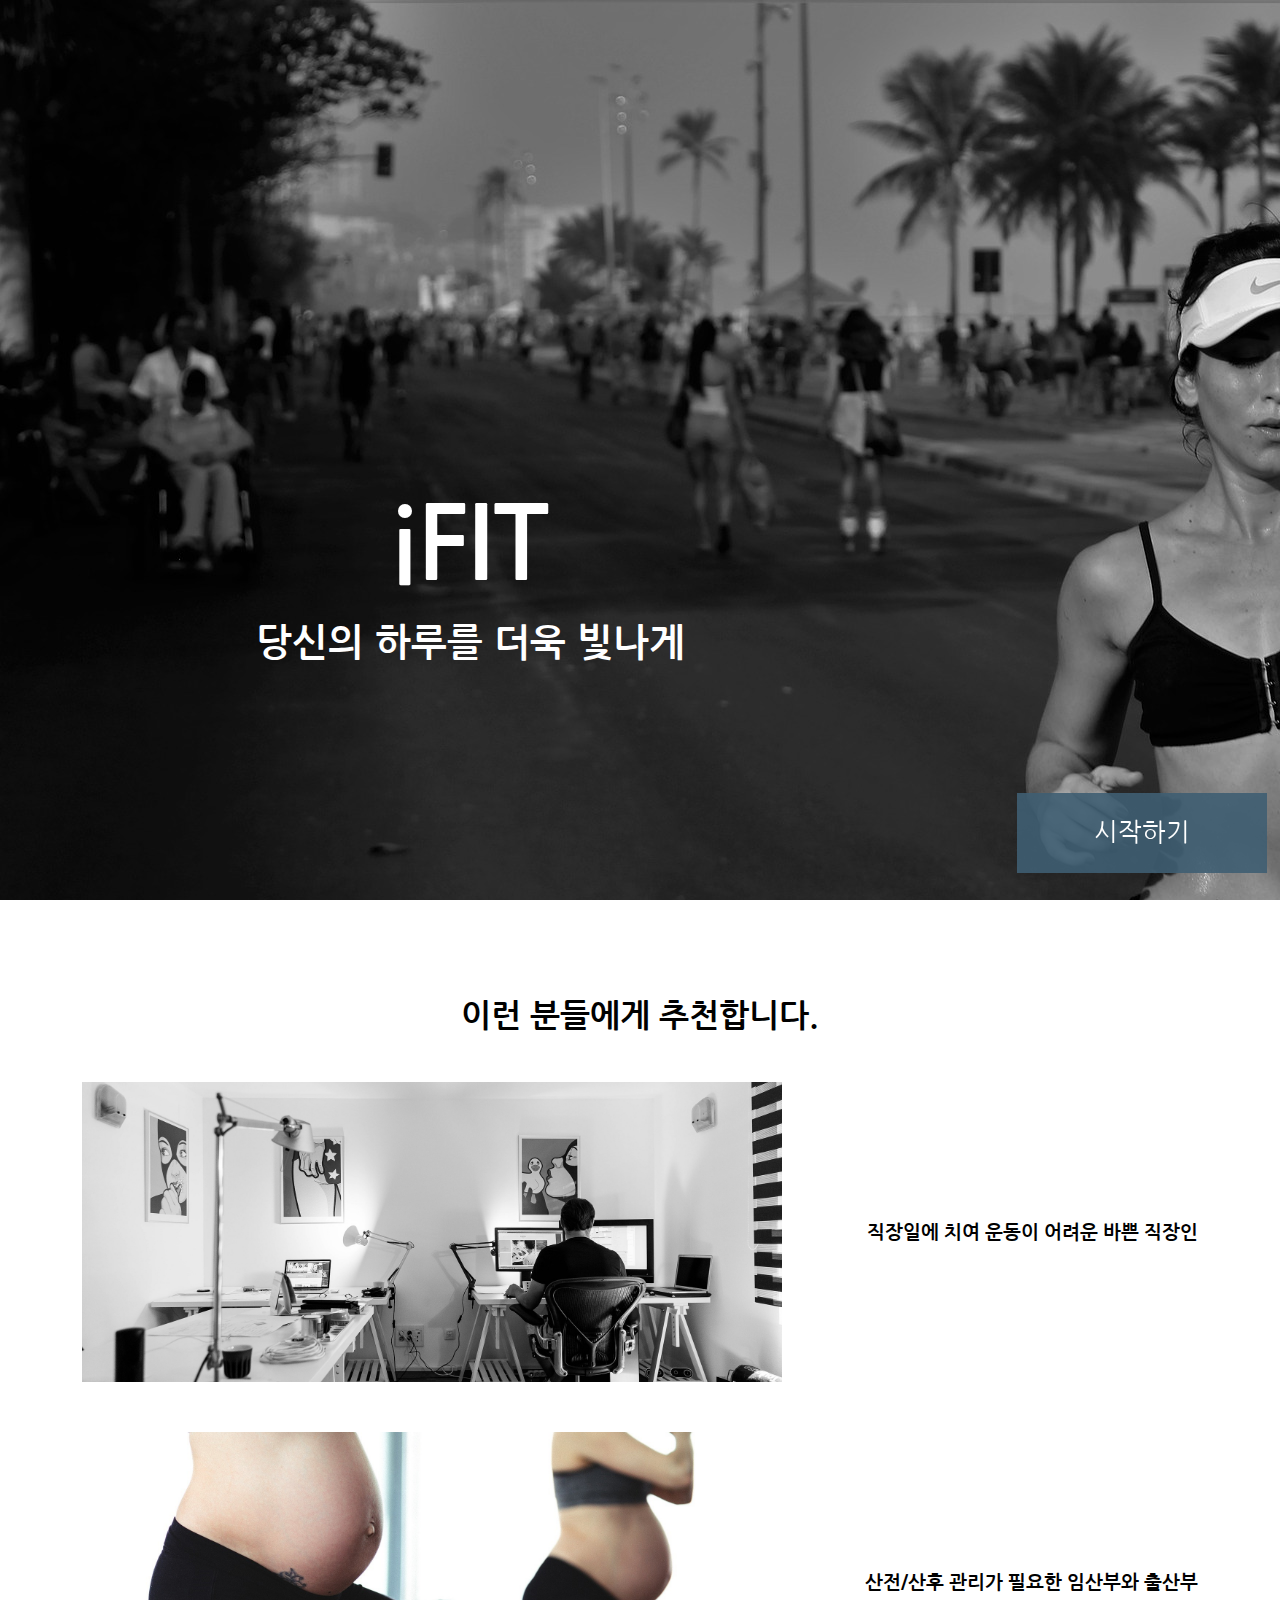
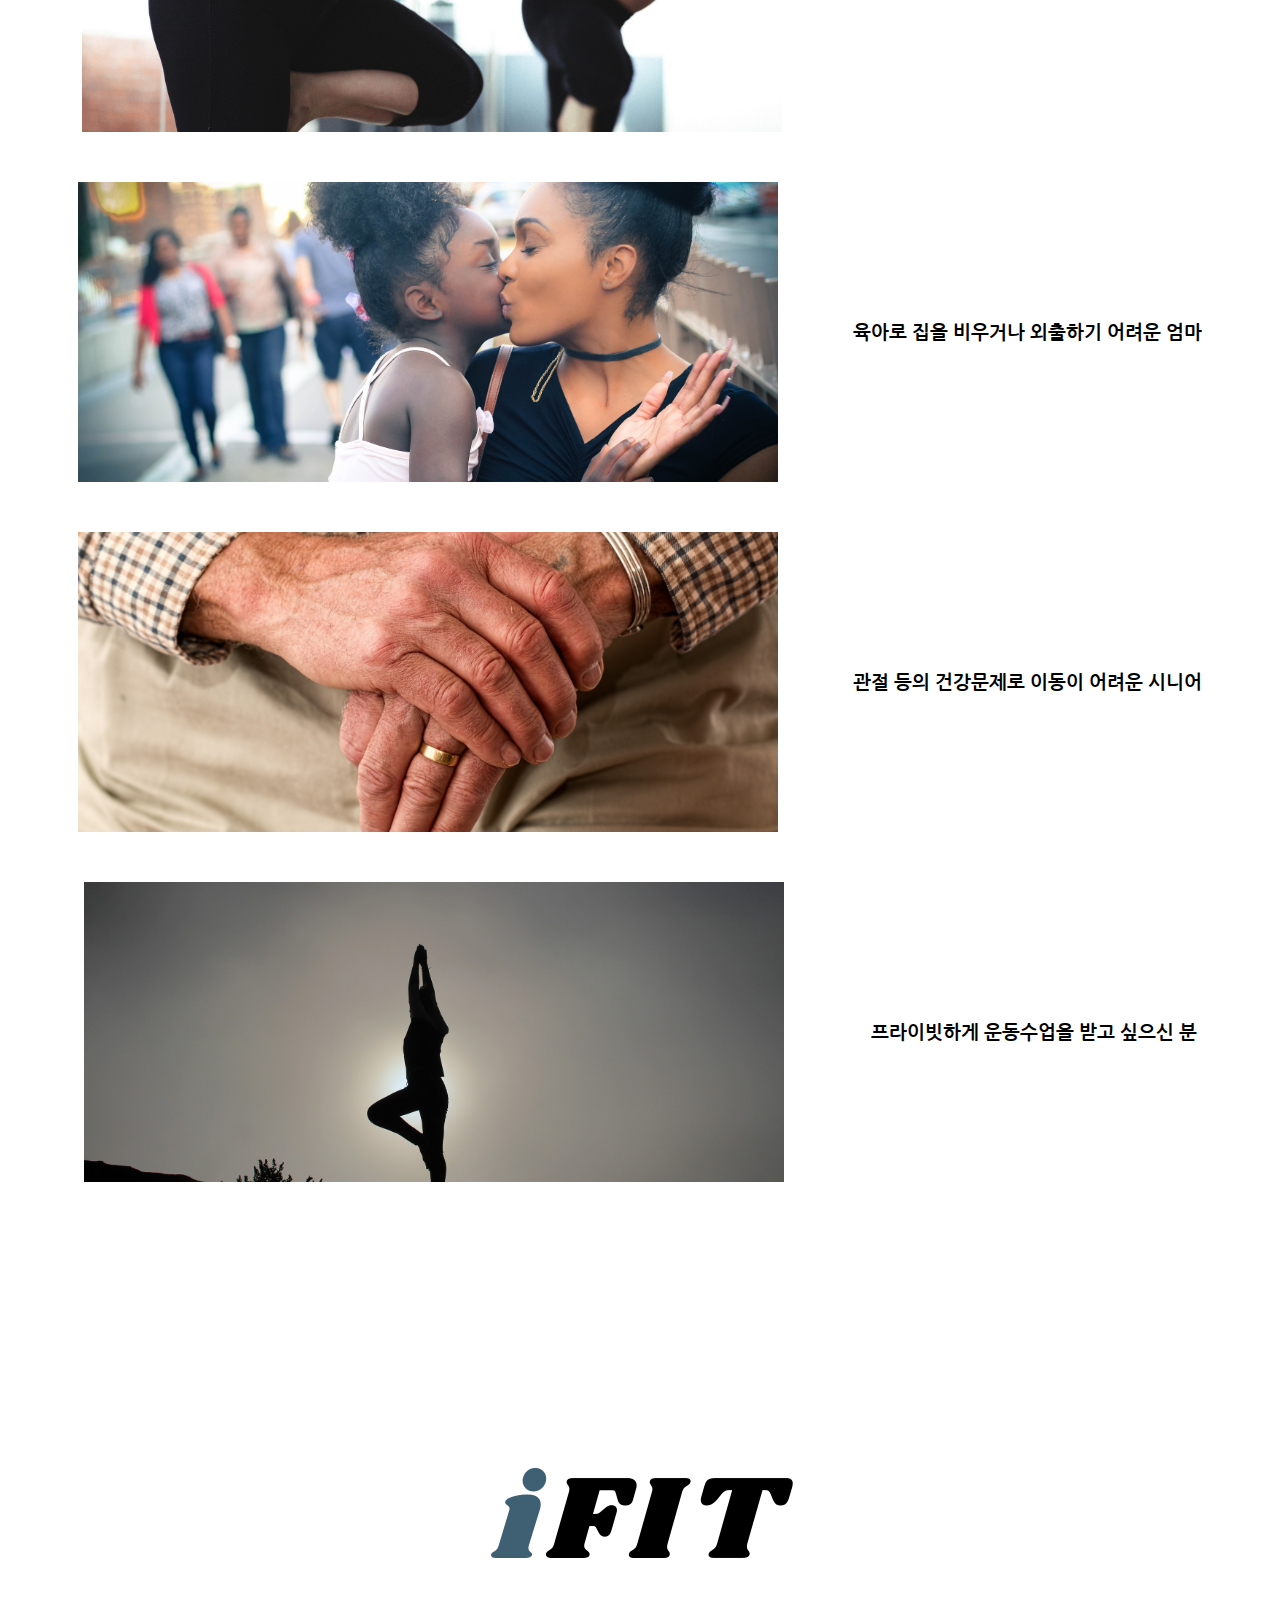
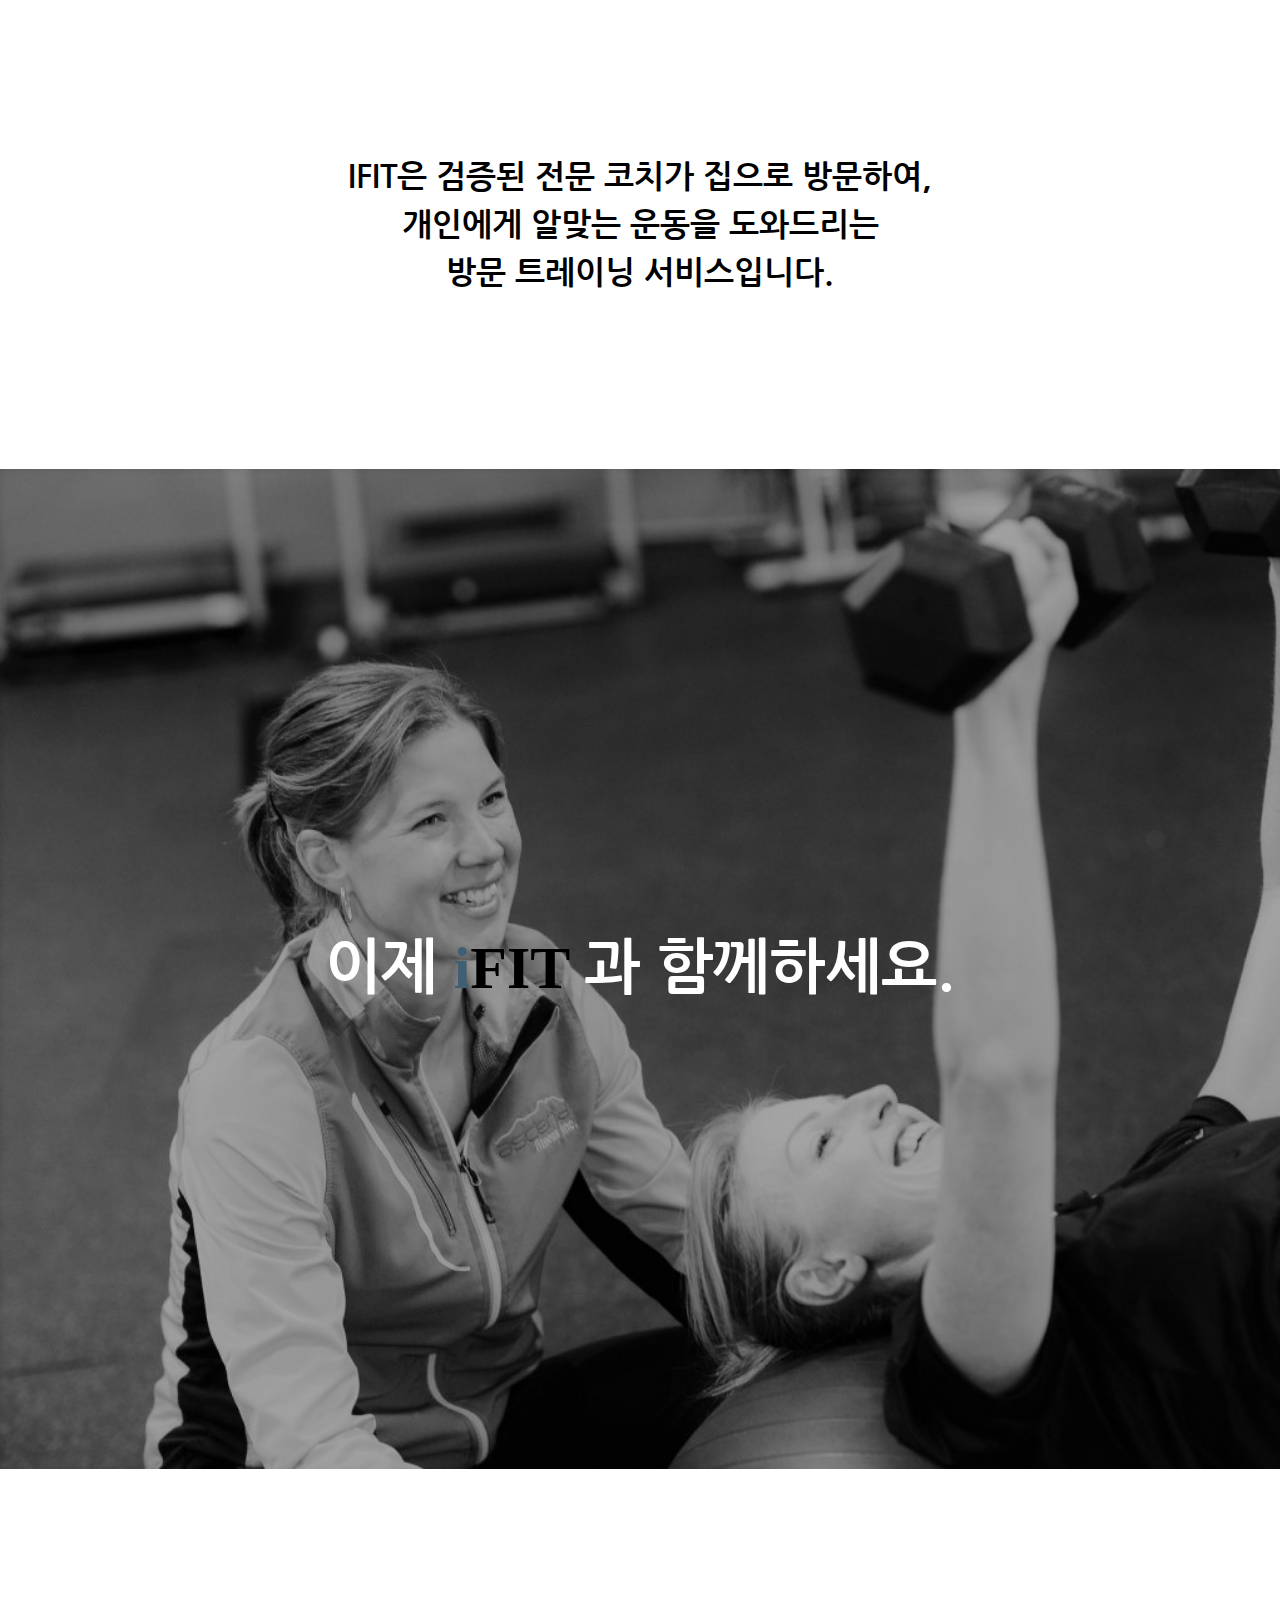
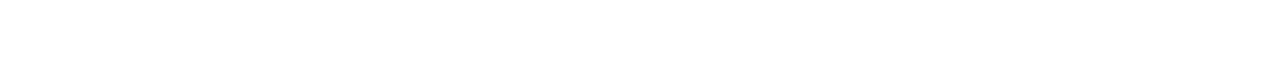
<file: index.html>
<!DOCTYPE html>
<html lang="en">

<head>
	<meta charset="UTF-8">
	 <meta name="viewport" content="width=device-width" , initial-scale="1">
	<title>Document</title>
	<link href="https://fonts.googleapis.com/css?family=Nanum+Gothic|Noto+Sans+KR|Noto+Serif+KR&display=swap" rel="stylesheet">
	<link rel="stylesheet" href="https://use.fontawesome.com/releases/v5.7.0/css/all.css" integrity="sha384-lZN37f5QGtY3VHgisS14W3ExzMWZxybE1SJSEsQp9S+oqd12jhcu+A56Ebc1zFSJ" crossorigin="anonymous">
	<link rel="stylesheet" href="./css/style3.css">
	<style></style>
</head>

<body>
	<div class="guide">
		<div class="main">
			<div class="photo">
				<img src="./images/race.jpg" alt="">
			</div>
			<div class="con">
				<h2 style="text-align: center;">iFIT</h2>
				<h3>당신의 하루를 더욱 빛나게</h3>
				<a href="#guide"><span class="fas fa-angle-down"></span></a>
			</div>

		</div>
		<div id="guide" class="guide">
			<div style="text-align: center; margin-top: 100px">
				<h1>이런 분들에게 추천합니다.</h1>
			</div>
			<div class="one">
				<div class="pic"></div>
				<div class="text">
					<h3>직장일에 치여 운동이 어려운 바쁜 직장인</h3>
				</div>
			</div>
			<div class="two">
				<div class="pic"></div>
				<div class="text">
					<h3>산전/산후 관리가 필요한 임산부와 출산부</h3>
				</div>
			</div>
			<div class="three">
				<div class="pic"></div>
				<div class="text">
					<h3>육아로 집을 비우거나 외출하기 어려운 엄마</h3>
				</div>
			</div>
			<div class="four">
				<div class="pic"></div>
				<div class="text">
					<h3>관절 등의 건강문제로 이동이 어려운 시니어</h3>
				</div>
			</div>
			<div class="five">
				<div class="pic"></div>
				<div class="text">
					<h3>프라이빗하게 운동수업을 받고 싶으신 분</h3>
				</div>
			</div>
		</div>

		<div class="top"> <img src="./images/logo.png" alt=""></div>
		<div class="bottom">
			<h1  style="line-height: 1.5">IFIT은 검증된 전문 코치가 집으로 방문하여, <br>
				개인에게 알맞는 운동을 도와드리는 <br> 방문 트레이닝 서비스입니다. </h1>
		</div>

		<div class="conC">
			<div class="con">
				<h1 style="text-align: center">이제 <span> <span style="color: #3F5F73">i</span>FIT </span>과 함께하세요.</h1>
			</div>
		</div>

		<div class="start">
			<a href="./index3.html">시작하기</a>
		</div>
	</div>
</body></html>
</file>
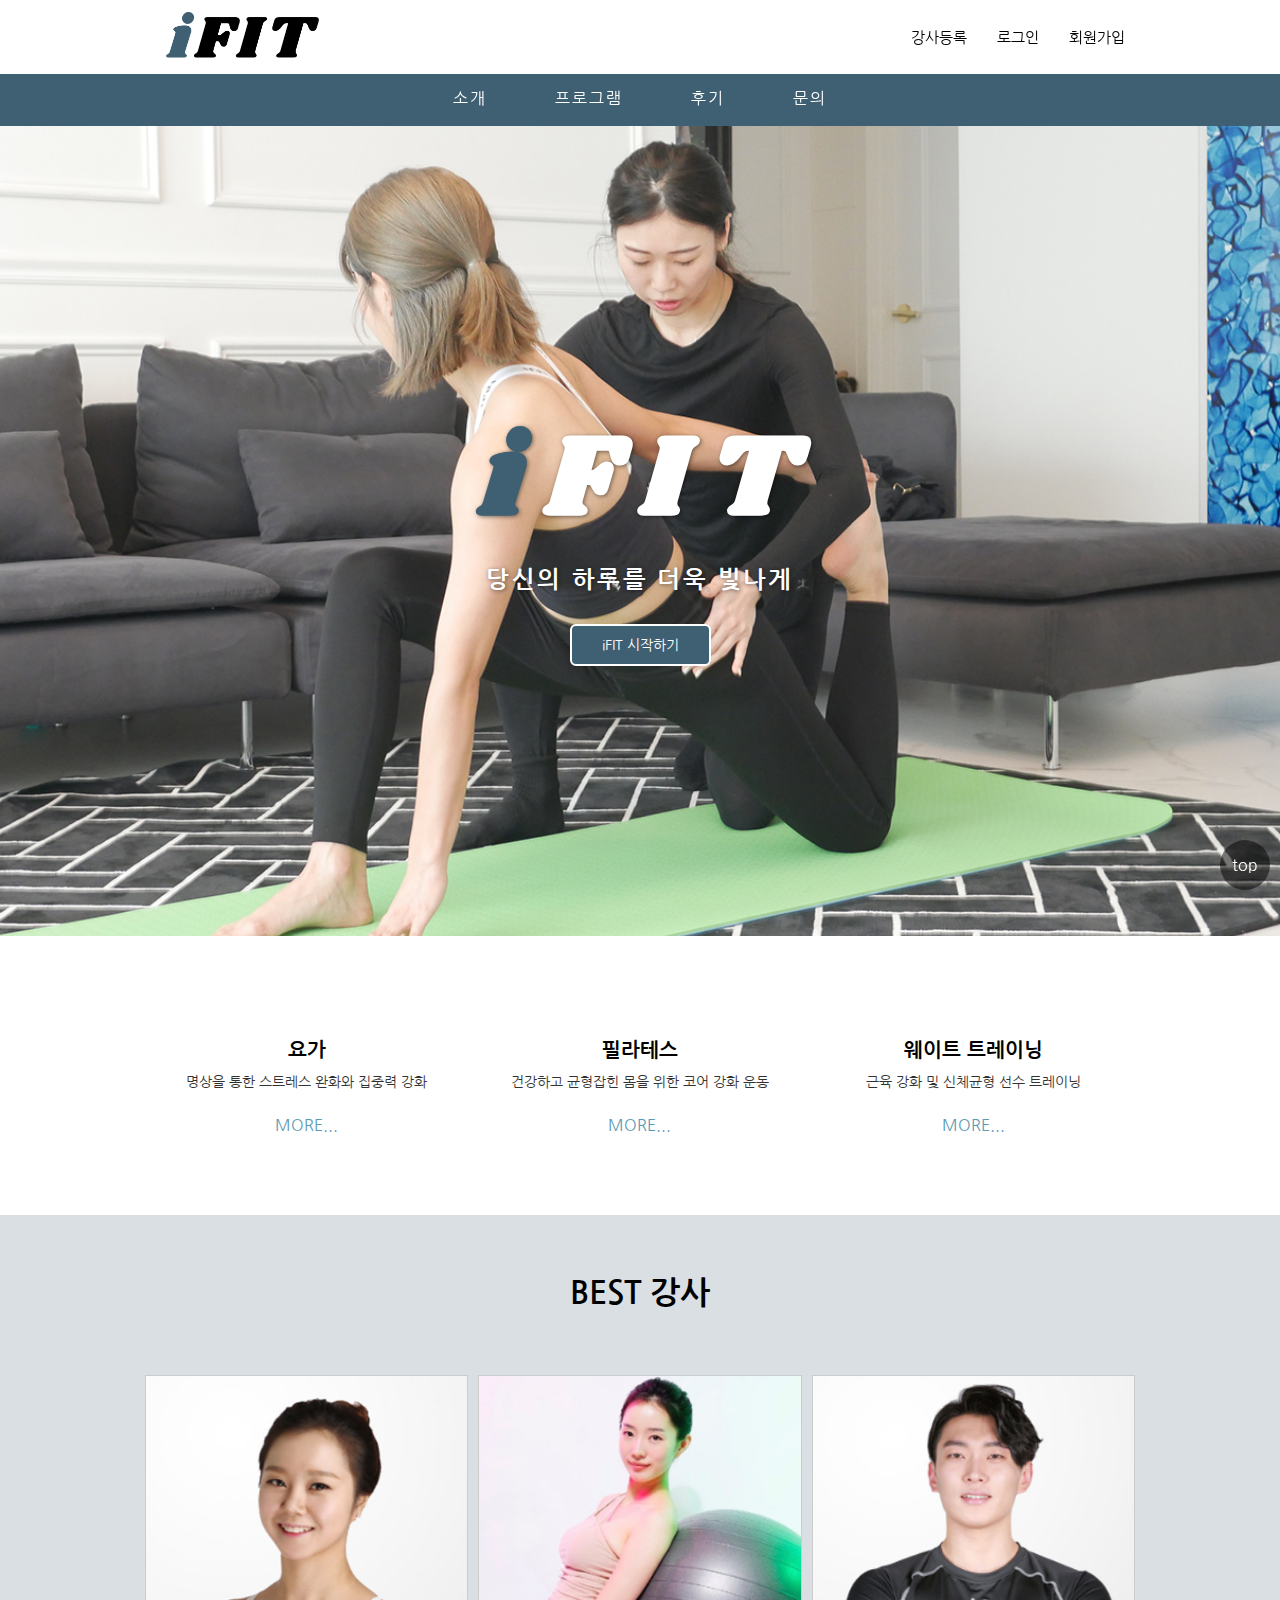
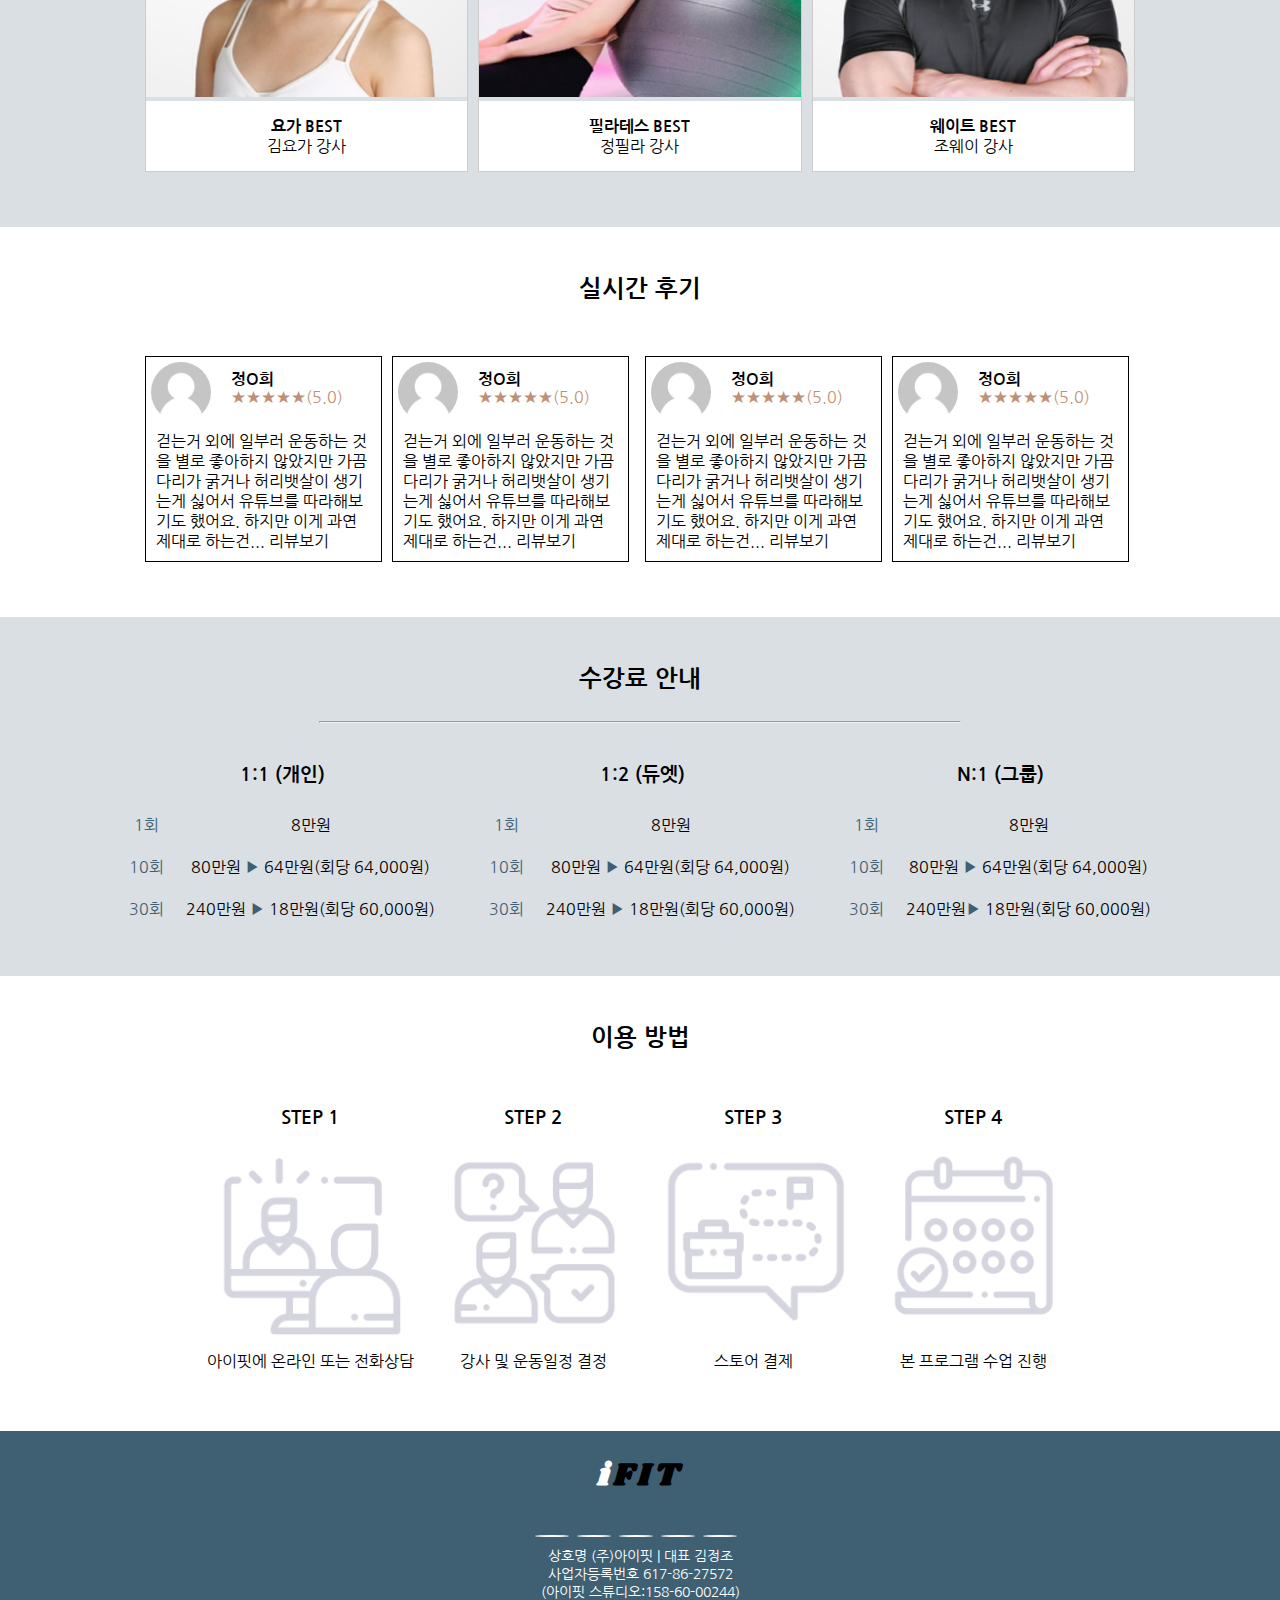
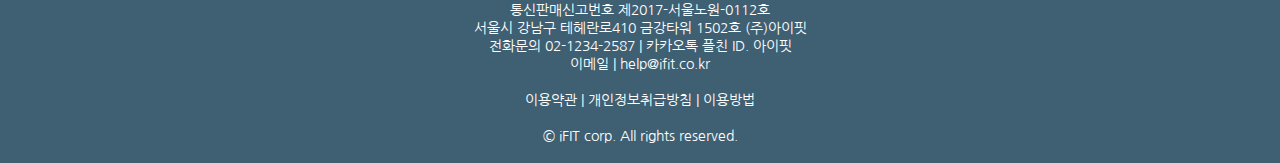
<file: index3.html>
<!DOCTYPE html>
<html lang="en">

<head>
    <meta charset="UTF-8">
    <title>iFIT</title>
    <meta name="viewport" content="width=device-width" , initial-scale="1">

    <link href="https://fonts.googleapis.com/css?family=Montserrat&display=swap" rel="stylesheet">
    <link rel="stylesheet" href="./css/style3.css">
    <link rel="stylesheet" href="https://use.fontawesome.com/releases/v5.7.0/css/all.css" integrity="sha384-lZN37f5QGtY3VHgisS14W3ExzMWZxybE1SJSEsQp9S+oqd12jhcu+A56Ebc1zFSJ" crossorigin="anonymous">
    <link href="https://fonts.googleapis.com/css?family=Shrikhand&display=swap" rel="stylesheet">
    <link href="https://fonts.googleapis.com/css?family=Nanum+Gothic|Open+Sans&display=swap" rel="stylesheet">
    
    <script
  src="https://code.jquery.com/jquery-2.2.4.min.js"
  integrity="sha256-BbhdlvQf/xTY9gja0Dq3HiwQF8LaCRTXxZKRutelT44="
  crossorigin="anonymous"></script>
    <script>
        $(function(){
           $(".headC").click(function(){
              $(".headB").slideToggle(); 
           }); 
        });
    </script>
<script type="text/javascript">
$(document).ready(function()
{
    var speed = 800; // 스크롤속도
    $(".gotop").css("cursor", "pointer").click(function()
    {
        $('body, html').animate({scrollTop:0}, speed);
    });
});
</script>


</head>

<body>
   
<a style="position: fixed; bottom: 10px; right: 10px; 
        width: 50px;
        height: 50px;
        background-color: rgba(0, 0, 0, 0.5);
        color: white;
        border-radius: 50%;
        text-align: center;
        line-height: 50px;
        text-decoration: none;" class="gotop" href="#">top</a>

<!--     Header     -->
    <header>
        <div class="container">
            <div class="small">
                <a class="headA" href="index3.html"><img style="height: 50px;" src="./images/logo2.png" alt="logo"></a>
                <button type="button" class="headC">
                    <span class="fa fa-bars" title="MENU"></span>
                </button>
            </div>
            <nav class="headB">
                <ul>
                    <li><a href="./html/trainersignup.html">강사등록</a></li>
                    <li><a href="./html/login.html">로그인</a></li>
                    <li><a href="./html/signup.html">회원가입</a></li>
                </ul>
            </nav>
        </div>
        <div class="container2">
          <div class="menubar">
           <nav class="headD"> 
            <ul>
                <li><a class="menuLink" href="./html/intro.html">&nbsp;&nbsp;&nbsp;소개&nbsp;&nbsp;&nbsp;</a></li>
                <li class="dd">
                    <a class="menuLink" href="#javascript:void(0)" class="dd_btn">&nbsp;&nbsp;&nbsp;프로그램&nbsp;&nbsp;&nbsp;</a>
                    <div class="dd_content">
                        <a class="" href="./html/program_1.html">요가</a>
                        <a href="./html/program_2.html">필라테스</a>
                        <a href="./html/program_3.html">웨이트트레이닝</a>
                    </div>
                </li>
                <li><a class="menuLink" href="./html/review.html">&nbsp;&nbsp;&nbsp;후기&nbsp;&nbsp;&nbsp;</a></li>
                <li><a class="menuLink" href="./html/contact.html">&nbsp;&nbsp;&nbsp;문의&nbsp;&nbsp;&nbsp;</a></li>
                
            </ul>
        </nav>
            </div>
        </div>
    </header>
<!--    HERO IMG     -->
    <section class="conA_hero">
        <div class="container">
<!--            <img src="images/logo.png" alt="">-->
            <h1 style="color: white;"><span style="color: #3F5F73">i</span>FIT</h1>
            <p><b>당신의 하루를 더욱 빛나게</b></p>
            <a href="./html/intro.html">iFIT 시작하기</a>
        </div>
    </section>
    
<!--    프로그램    -->
    <section class="conB_pro">
        <div class="container">
           <div class="text">
                <span class="fas fa-heartbeat icon"></span>
                <h2>요가</h2>
            <p>명상을 통한 스트레스 완화와 집중력 강화</p>
            <a href="./html/program_1.html">MORE...<span class="fa fa-chevron-right"></span></a>
            </div>
            <div class="text">
                <span class="fas fa-child icon"></span>
                <h2>필라테스</h2>
            <p>건강하고 균형잡힌 몸을 위한 코어 강화 운동</p>
            <a href="./html/program_2.html">MORE...<span class="fa fa-chevron-right"></span></a>
            </div>
            <div class="text">
                <span class="fas fa-dumbbell icon"></span>
                <h2>웨이트 트레이닝</h2>
            <p>근육 강화 및 신체균형 선수 트레이닝</p>
            <a href="./html/program_3.html">MORE...<span class="fa fa-chevron-right"></span></a>
            </div>
        </div>
    </section>
    
<!--    BEST 강사    -->
    <section class="conC_best">
       <h1>BEST 강사</h1>
        <div class="container">
<div class="gallery">
  <a  href="./html/program_1.html">
    <img src="./images/trainer2a.PNG" alt="trainer" >
    
  <div class="desc"><p><b>요가 BEST</b></p><p>김요가 강사</p></div></a>
</div>

<div class="gallery">
  <a href="./html/program_2.html">
    <img src="./images/trainer3a.PNG" alt="trainer">

  <div class="desc"><p><b>필라테스 BEST</b></p><p>정필라 강사</p></div>  </a>
</div>

<div class="gallery">
  <a href="./html/program_3.html">
    <img src="./images/trainer1a.PNG" alt="trainer">

  <div class="desc"><p><b>웨이트 BEST</b></p><p>조웨이 강사</p></div>  </a>
</div>


        </div>
    </section>
    
<!--    실시간 후기    -->
    <section class="conD_re">
       <h2>실시간 후기</h2>
        <div class="container">
            <div class="row">
            <div class="person"><a href="./html/review.html">
                    <div class="pro">
                        <div class="pro_left">
                            <img src="./images/user.png" class="media-object" style="width:60px">
                        </div>
                        <div class="pro_right">
                            <h4 class="media-heading">정O희</h4>
                            <p  class="star">★★★★★(5.0)</p>
                        </div>
                    </div>
                    <div class="write">
                            <p >
                                걷는거 외에 일부러 운동하는 것을 별로 좋아하지 않았지만 가끔 다리가 굵거나 허리뱃살이 생기는게 싫어서 유튜브를 따라해보기도 했어요. 하지만 이게 과연 제대로 하는건...
                            <a href="#">리뷰보기
                                <span class="fa fa-chevron-right"></span>
                            </a></p>
                        </div>
                </a>
                </div>
           <div class="person"><a href="./html/review.html">
                    <div class="pro">
                        <div class="pro_left">
                            <img src="./images/user.png" class="media-object" style="width:60px">
                        </div>
                        <div class="pro_right">
                            <h4 class="media-heading">정O희</h4>
                            <p  class="star">★★★★★(5.0)</p>
                        </div>
                    </div>
                    <div class="write">
                            <p>
                                걷는거 외에 일부러 운동하는 것을 별로 좋아하지 않았지만 가끔 다리가 굵거나 허리뱃살이 생기는게 싫어서 유튜브를 따라해보기도 했어요. 하지만 이게 과연 제대로 하는건...
                            <a href="#">리뷰보기
                                <span class="fa fa-chevron-right"></span>
                            </a></p>
                        </div> </a>
                </div></div>
                
                <div class="row" >
           <div class="person"><a href="./html/review.html">
                    <div class="pro">
                        <div class="pro_left">
                            <img src="./images/user.png" class="media-object" style="width:60px">
                        </div>
                        <div class="pro_right">
                            <h4 class="media-heading">정O희</h4>
                            <p class="star">★★★★★(5.0)</p>
                        </div>
                    </div>
                    <div class="write">
                            <p>
                                걷는거 외에 일부러 운동하는 것을 별로 좋아하지 않았지만 가끔 다리가 굵거나 허리뱃살이 생기는게 싫어서 유튜브를 따라해보기도 했어요. 하지만 이게 과연 제대로 하는건...
                            <a href="#">리뷰보기
                                <span class="fa fa-chevron-right"></span>
                            </a></p>
                        </div> </a>
                </div>
           <div class="person"><a href="./html/review.html">
                    <div class="pro">
                        <div class="pro_left">
                            <img src="./images/user.png" class="media-object" style="width:60px">
                        </div>
                        <div class="pro_right">
                            <h4 class="media-heading">정O희</h4>
                            <p  class="star" style="color: color: #BF9075; ">★★★★★(5.0)</p>
                        </div>
                    </div>
                    <div class="write">
                            <p>
                                걷는거 외에 일부러 운동하는 것을 별로 좋아하지 않았지만 가끔 다리가 굵거나 허리뱃살이 생기는게 싫어서 유튜브를 따라해보기도 했어요. 하지만 이게 과연 제대로 하는건...
                            <a href="#">리뷰보기
                                <span class="fa fa-chevron-right"></span>
                            </a></p>
                        </div> </a>
                </div></div>
           

        </div>
    </section>
    
<!--    수강료    -->
    <section class="conE_fee">       
           <h2>수강료 안내</h2>
            <hr width="50%">
        <div class="container">
            <div class="num">
					<table>
						<caption align="top"> <h3>1:1 (개인)</h3> </caption>
						<tr>
							<td><span>1회</span></td>
							<td>8만원</td>
						</tr>
						<tr>
							<td><span>10회</span></td>
							<td>80만원 <span>▶</span> 64만원(회당 64,000원)</td>
						</tr>
						<tr>
							<td><span>30회</span></td>
							<td>240만원 <span>▶</span> 18만원(회당 60,000원)</td>
						</tr>
					</table>
				</div>
				<div class="num">
					<table>
						<caption align="top"> <h3>1:2 (듀엣)</h3> </caption>
						<tr>
							<td><span>1회</span></td>
							<td>8만원</td>
						</tr>
						<tr>
							<td><span>10회</span></td>
							<td>80만원 <span>▶</span> 64만원(회당 64,000원)</td>
						</tr>
						<tr>
							<td><span>30회</span></td>
							<td>240만원 <span>▶</span> 18만원(회당 60,000원)</td>
						</tr>
					</table>
				</div>
				<div class="num">
					<table>
						<caption align="top"><h3>N:1 (그룹)</h3> </caption>
						<tr>
							<td><span>1회</span></td>
							<td>8만원</td>
						</tr>
						<tr>
							<td><span>10회</span></td>
							<td>80만원 <span>▶</span> 64만원(회당 64,000원)</td>
						</tr>
						<tr>
							<td><span>30회</span></td>
							<td>240만원<span>▶</span> 18만원(회당 60,000원)</td>
						</tr>
					</table>
				</div>
        </div>
    </section>
    
<!--    이용 방법    -->
    <section class="conF_way">
        <h2>이용 방법</h2>
        <div class="container">
            <div class="text">
                <h3>STEP 1</h3>
                <img src="./images/way1.png" alt="step1">
                <p>아이핏에 온라인 또는 전화상담</p>
            </div>
            <div class="text">
                <h3>STEP 2</h3>
                <img src="./images/way2.png" alt="step2">
                <p>강사 및 운동일정 결정</p>
            </div>
            <div class="text">
                <h3>STEP 3</h3>
                <img src="./images/way3.png" alt="step3">
                <p>스토어 결제</p>
            </div>
            <div class="text">
                <h3>STEP 4</h3>
                <img src="./images/way4.png" alt="step4">
                <p>본 프로그램 수업 진행</p>
            </div>
        </div>
    </section>
   
<!--   FOOTER     -->
    <footer>
        <div class="container">

            <div class="footA">
               <div class="foot_logo">
                <h1 style="letter-spacing: 4px;"><span style="color: white;">i</span>FIT</h1>
                </div>
                <div class="sns">
                <nav class="footB">
                    <ul>
                        <li><a href="#">
                                <span class="fab fa-twitter" title="Twitter"></span>
                            </a></li>

                        <li><a href="#">
                                <span class="fab fa-facebook" title="Facebook"></span>
                            </a></li>

                        <li><a href="#">
                                <span class="fab fa-google-plus" title="Google Plus"></span>
                            </a></li>

                        <li><a href="#">
                                <span class="fab fa-instagram" title="Instagram"></span>
                            </a></li>

                        <li><a href="#">
                                <span class="fab fa-youtube" title="YouTube"></span>
                            </a></li>
                    </ul>

                </nav>
                </div>
                <div class="detail">
                <p>
                    상호명 (주)아이핏 &#124; 대표 김정조<br>
                    사업자등록번호 617-86-27572<br>
                    (아이핏 스튜디오:158-60-00244)<br>
                    통신판매신고번호 제2017-서울노원-0112호<br>
                    서울시 강남구 테헤란로410 금강타워 1502호 (주)아이핏<br>
                    전화문의 02-1234-2587 &#124; 카카오톡 플친 ID. 아이핏<br>
                    이메일 &#124; help&#64;ifit.co.kr<br>
                </p>
                <p>
                   <br>
                    <a href="#">이용약관</a> &#124; <a href="#">개인정보취급방침</a> &#124; <a href="#">이용방법</a><br><br>
                </p>
                </div>


            </div>



            <div style="text-align: center; font-size: 14px;  
        color: white;" class="footC">
                © iFIT corp. All rights reserved. <br><br>
            </div>

        </div>
    </footer>
    
            <!--top button-->
    <script>
        console.log(window.scrollTop);
        $(function() {
            $(window).scroll(function() {
                if ($(this).scrollTop() > 200) {
                    $('#moveTop').fadeIn();
                } else {
                    $('#moveTop').fadeOut();
                }
            });
        });
        
        $('#moveTop').click(function(){
            $('html,body').animate({scrollTop:0},800);
        });
    </script>
</body>

</html>
</file>
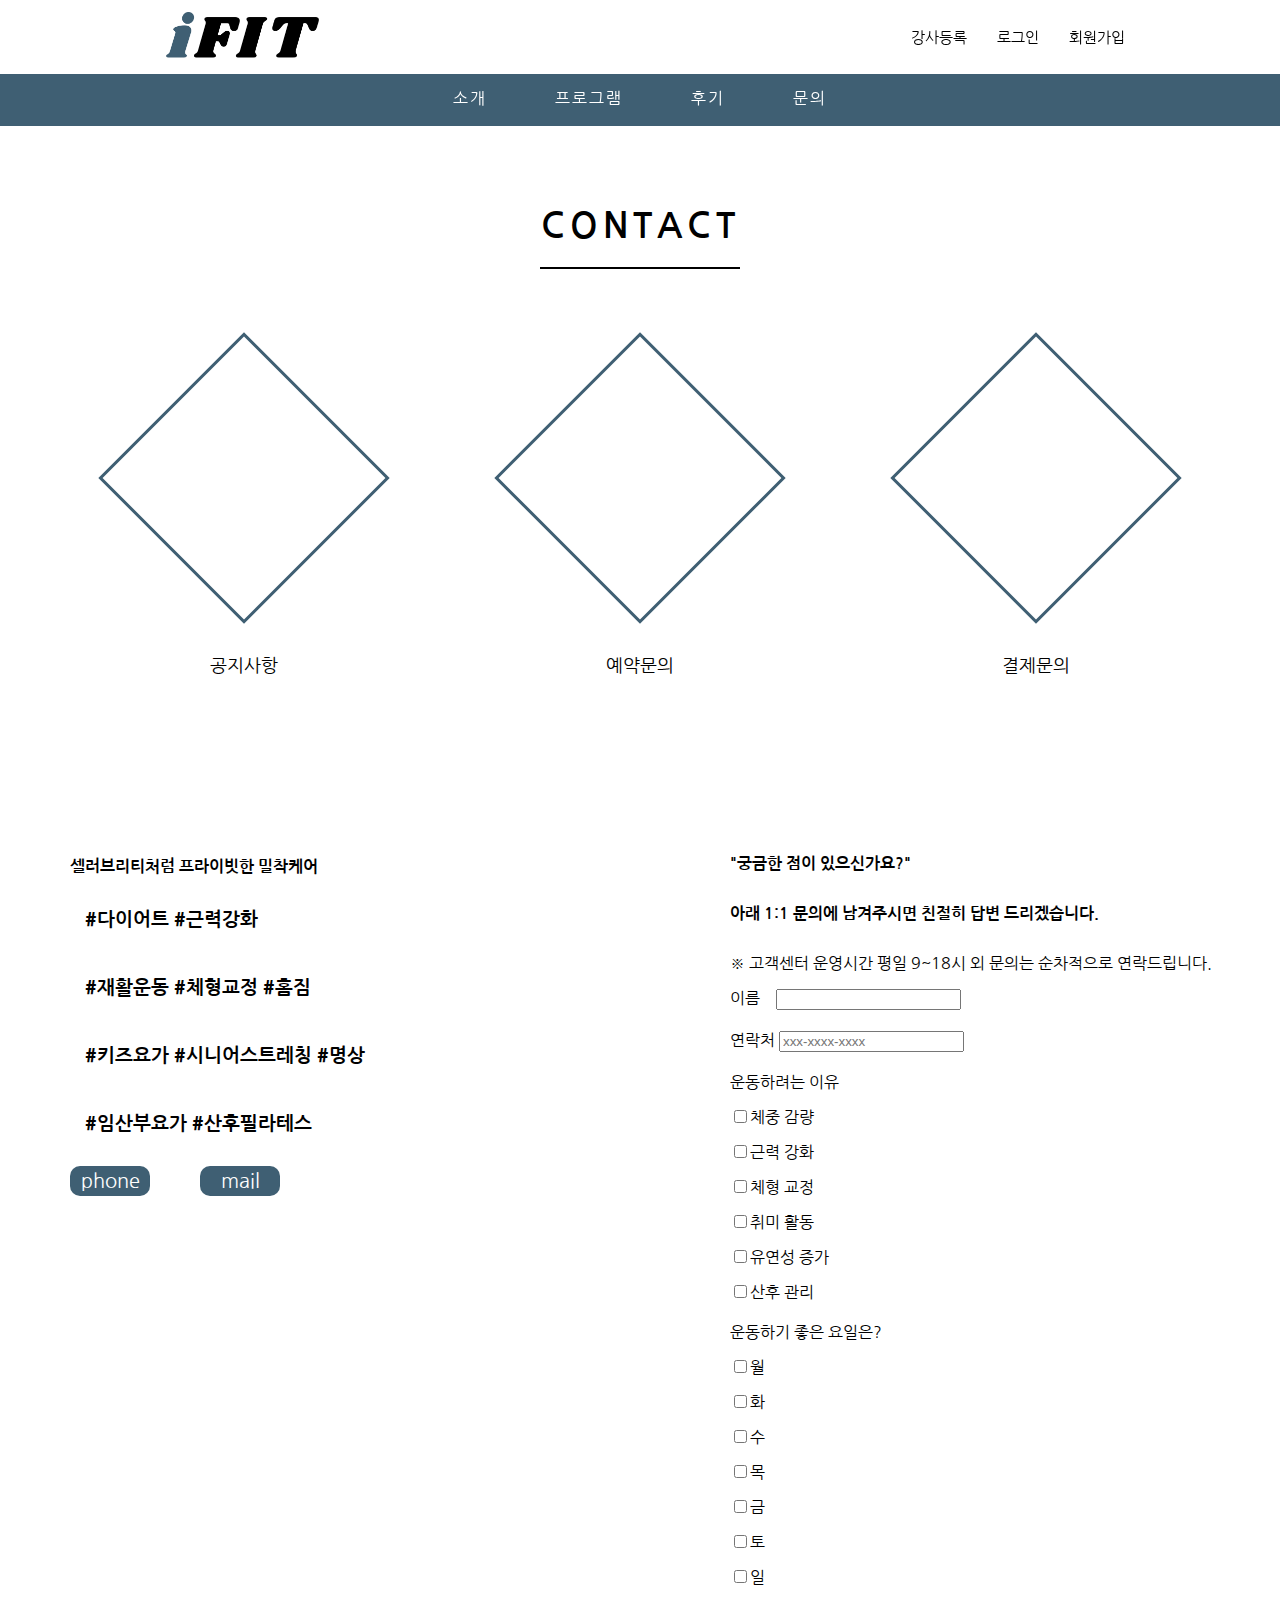
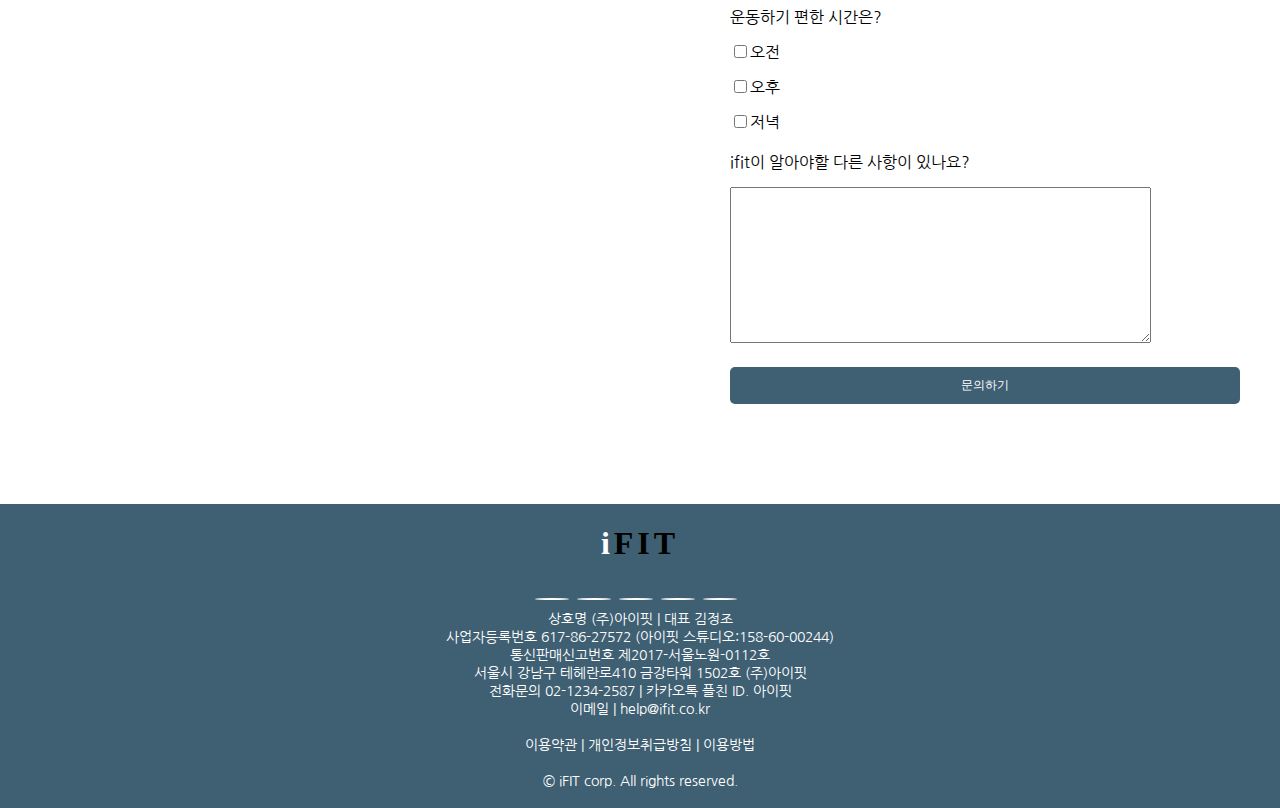
<file: html/contact.html>
<!DOCTYPE html>
<html lang="en">
<head>
    <meta charset="UTF-8">
    <title>Document</title>
    <meta name="viewport" content="width=device-width" , initial-scale="1">
    <link href="https://fonts.googleapis.com/css?family=Nanum+Gothic|Open+Sans&display=swap" rel="stylesheet">
    <link rel="stylesheet" href="https://use.fontawesome.com/releases/v5.7.0/css/all.css" integrity="sha384-lZN37f5QGtY3VHgisS14W3ExzMWZxybE1SJSEsQp9S+oqd12jhcu+A56Ebc1zFSJ" crossorigin="anonymous">
    <link rel="stylesheet" href="../css/style3.css">
    
</head>
<script
  src="https://code.jquery.com/jquery-2.2.4.min.js"
  integrity="sha256-BbhdlvQf/xTY9gja0Dq3HiwQF8LaCRTXxZKRutelT44="
  crossorigin="anonymous"></script>
    <script>
        $(function(){
           $(".headC").click(function(){
              $(".headB").slideToggle(); 
           }); 
        });
    </script>
<body class="contact">
   <header>
		<div class="container">
			<div class="small">
				<a class="headA" href="../index3.html"><img style="height: 50px;" src="../images/logo2.png" alt="logo"></a>
				<button type="button" class="headC">
					<span class="fa fa-bars" title="MENU"></span>
				</button>
			</div>
			<nav class="headB">
				<ul>
					<li><a href="./trainersignup.html">강사등록</a></li>
					<li><a href="./login.html">로그인</a></li>
					<li><a href="./signup.html">회원가입</a></li>
				</ul>
			</nav>
		</div>
		<div class="container2">
			<div class="menubar">
				<nav class="headD">
					<ul>
						<li><a class="menuLink" href="./intro.html">&nbsp;&nbsp;&nbsp;소개&nbsp;&nbsp;&nbsp;</a></li>
						<li class="dd">
							<a class="menuLink" href="#javascript:void(0)" class="dd_btn">&nbsp;&nbsp;&nbsp;프로그램&nbsp;&nbsp;&nbsp;</a>
							<div class="dd_content">
								<a class="" href="./program_1.html">요가</a>
								<a href="./program_2.html">필라테스</a>
								<a href="./program_3.html">웨이트트레이닝</a>
							</div>
						</li>
						<li><a class="menuLink" href="./review.html">&nbsp;&nbsp;&nbsp;후기&nbsp;&nbsp;&nbsp;</a></li>
						<li><a class="menuLink" href="./question.html">&nbsp;&nbsp;&nbsp;문의&nbsp;&nbsp;&nbsp;</a></li>

					</ul>
				</nav>
			</div>
		</div>
	</header>
    <div class="service-section">
        <div class="inner-width">
            <h1 class="section-title">Contact</h1>
            <div class="border"></div>
            <div class="service-container">
                <div class="service-box">
                    <div class="service-icon">
                        <i class="fas fa-bell"></i>
                    </div>
                    <div class="service-title">공지사항</div>
                </div>
                <div class="service-box">
                    <div class="service-icon">
                        <i class="far fa-calendar-check"></i>
                    </div>
                    <div class="service-title">예약문의</div>
                </div>
                <div class="service-box">
                    <div class="service-icon">
                        <i class="fab fa-cc-amazon-pay"></i>
                    </div>
                    <div class="service-title">결제문의</div>
                </div>
            </div>
        </div>
    </div>
    <div class="r">
    <div class="a">
        <div class="text-table">
            <div>
                <h4 style="text-align: left;">셀러브리티처럼 프라이빗한 밀착케어</h4>
                <h3>#다이어트 #근력강화</h3>
                <h3>#재활운동 #체형교정 #홈짐</h3>
                <h3>#키즈요가 #시니어스트레칭 #명상</h3>
                <h3>#임산부요가 #산후필라테스</h3>
            </div>
        </div>
        <div class="contact-wrap">
            <div class="con">
                <a href="tel:01012341234"><span class="fa fa-phone">phone</span></a>
            </div>
            <div class="con">
                <a href="mailto:contact@abc.com"><span class="fa fa-envelope">mail</span></a>
            </div>
        </div>
    </div>
    <div class="b" style="padding-bottom: 100px;">
        <div class="text-table">
            <div>
                <p><strong>"궁금한 점이 있으신가요?"</strong></p>
                <p><strong>아래 1:1 문의에 남겨주시면 친절히 답변 드리겠습니다.</strong></p>
                <p>※ 고객센터 운영시간 평일 9~18시 외 문의는 순차적으로 연락드립니다.</p>
            </div>
        </div>
        <div class="text-form">
            <form action="">
               <div><label for="">이름&nbsp;&nbsp;&nbsp;&nbsp;</label><input type="text" value=""></div><br>
               <div><label for="">연락처&nbsp;</label><input type="text" value="" placeholder="xxx-xxxx-xxxx"></div><br>
               <div>
                  <label for="">운동하려는 이유</label>
                  <div class="checkbox checkbox-styled"><label><input type="checkbox" class="_checkbox" value="체중 감량"><span>체중 감량</span></label></div>
                  <div class="checkbox checkbox-styled"><label><input type="checkbox" class="_checkbox" value="근력 강화"><span>근력 강화</span></label></div>
                  <div class="checkbox checkbox-styled"><label><input type="checkbox" class="_checkbox" value="체형 교정"><span>체형 교정</span></label></div>
                  <div class="checkbox checkbox-styled"><label><input type="checkbox" class="_checkbox" value="취미 활동"><span>취미 활동</span></label></div>
                  <div class="checkbox checkbox-styled"><label><input type="checkbox" class="_checkbox" value="유연성 증가"><span>유연성 증가</span></label></div>
                  <div class="checkbox checkbox-styled"><label><input type="checkbox" class="_checkbox" value="산후 관리"><span>산후 관리</span></label></div>
               </div><br>
               <div>
                   <label for="">운동하기 좋은 요일은?</label>
                   <div class="checkbox checkbox-styled"><label><input type="checkbox" class="_checkbox" value="월"><span>월</span></label></div>
                   <div class="checkbox checkbox-styled"><label><input type="checkbox" class="_checkbox" value="화"><span>화</span></label></div>
                   <div class="checkbox checkbox-styled"><label><input type="checkbox" class="_checkbox" value="수"><span>수</span></label></div>
                   <div class="checkbox checkbox-styled"><label><input type="checkbox" class="_checkbox" value="목"><span>목</span></label></div>
                   <div class="checkbox checkbox-styled"><label><input type="checkbox" class="_checkbox" value="금"><span>금</span></label></div>
                   <div class="checkbox checkbox-styled"><label><input type="checkbox" class="_checkbox" value="토"><span>토</span></label></div>
                   <div class="checkbox checkbox-styled"><label><input type="checkbox" class="_checkbox" value="일"><span>일</span></label></div>
               </div><br>
               <div>
                   <lable for="">운동하기 편한 시간은?</lable>
                   <div class="checkbox checkbox-styled"><label><input type="checkbox" class="_checkbox" value="오전"><span>오전</span></label></div>
                   <div class="checkbox checkbox-styled"><label><input type="checkbox" class="_checkbox" value="오후"><span>오후</span></label></div>
                   <div class="checkbox checkbox-styled"><label><input type="checkbox" class="_checkbox" value="저녁"><span>저녁</span></label></div>
               </div><br>
               <div>
                   <label for="">ifit이 알아야할 다른 사항이 있나요?</label><br>
                   <textarea cols="50" rows="10" style="margin-top: 15px;"></textarea>
               </div><br>
                <input id="btn" type="submit" value="문의하기">
            
            </form>
        </div>
    </div>
    </div>
    <footer style="clear: both;">
		<div class="container">

			<div class="footA">
				<div class="foot_logo">
					<h1 style="letter-spacing: 4px;"><span style="color: white;">i</span>FIT</h1>
				</div>
				<div class="sns">
					<nav class="footB">
						<ul>
							<li><a href="#">
									<span class="fab fa-twitter" title="Twitter"></span>
								</a></li>

							<li><a href="#">
									<span class="fab fa-facebook" title="Facebook"></span>
								</a></li>

							<li><a href="#">
									<span class="fab fa-google-plus" title="Google Plus"></span>
								</a></li>

							<li><a href="#">
									<span class="fab fa-instagram" title="Instagram"></span>
								</a></li>

							<li><a href="#">
									<span class="fab fa-youtube" title="YouTube"></span>
								</a></li>
						</ul>

					</nav>
				</div>
				<div class="detail">
					<p>
						상호명 (주)아이핏 &#124; 대표 김정조<br>
						사업자등록번호 617-86-27572 (아이핏 스튜디오:158-60-00244)<br>
						통신판매신고번호 제2017-서울노원-0112호<br>
						서울시 강남구 테헤란로410 금강타워 1502호 (주)아이핏<br>
						전화문의 02-1234-2587 &#124; 카카오톡 플친 ID. 아이핏<br>
						이메일 &#124; help&#64;ifit.co.kr<br>
					</p>
					<p>
						<br>
						<a href="#">이용약관</a> &#124; <a href="#">개인정보취급방침</a> &#124; <a href="#">이용방법</a><br><br>
					</p>
				</div>
			</div>
			<div style="text-align: center; font-size: 14px;  
        color: white;" class="footC">
				© iFIT corp. All rights reserved. <br><br>
			</div>

		</div>
	</footer>
</body>
</html>
</file>
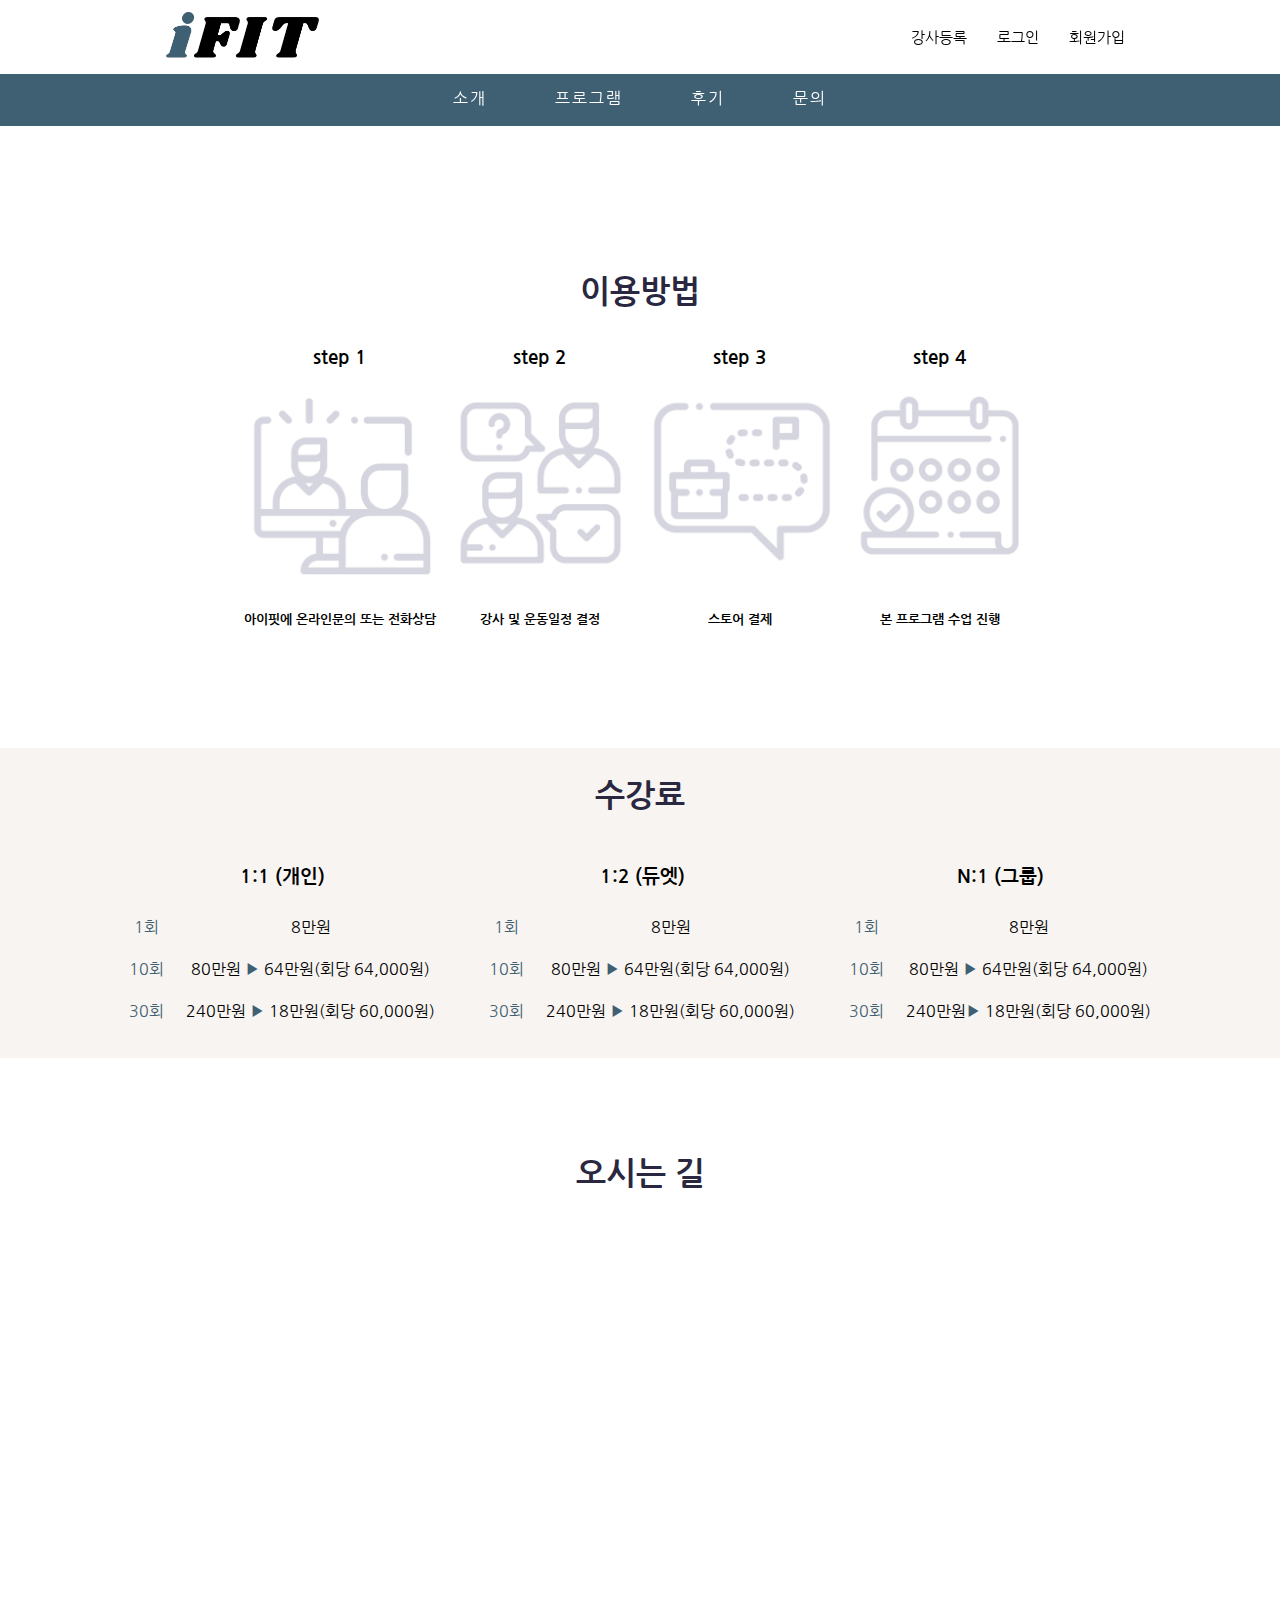
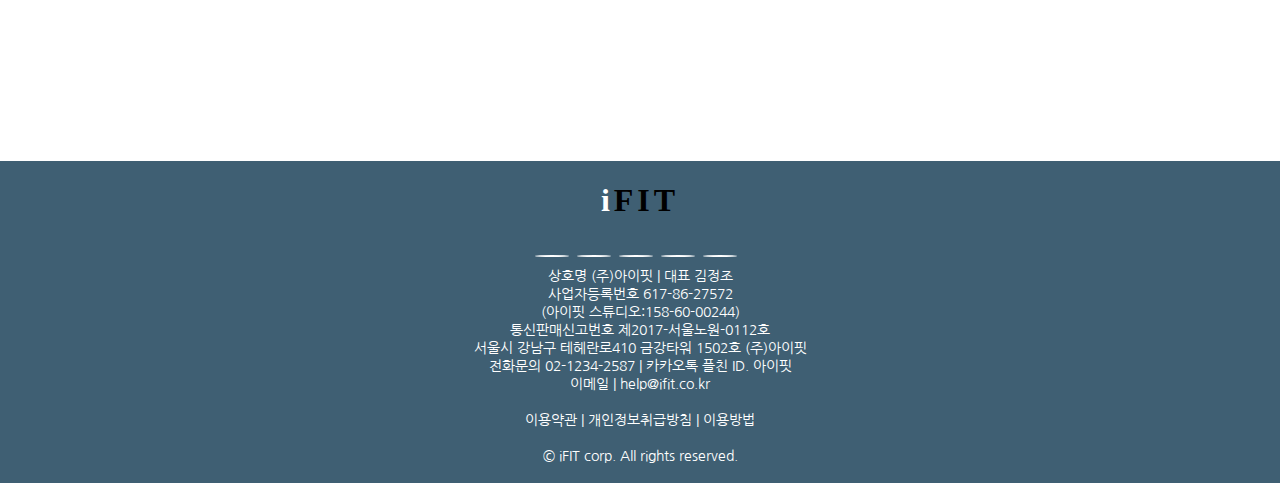
<file: html/intro.html>
<!DOCTYPE html>
<html lang="en">

<head>
	<meta charset="UTF-8">
	<title>Document</title>
	 <meta name="viewport" content="width=device-width" , initial-scale="1">
	<link href="https://fonts.googleapis.com/css?family=Nanum+Gothic|Open+Sans&display=swap" rel="stylesheet">
	<link rel="stylesheet" href="../css/style3.css">
	 <link rel="stylesheet" href="https://use.fontawesome.com/releases/v5.7.0/css/all.css" integrity="sha384-lZN37f5QGtY3VHgisS14W3ExzMWZxybE1SJSEsQp9S+oqd12jhcu+A56Ebc1zFSJ" crossorigin="anonymous">
</head>
    <script
  src="https://code.jquery.com/jquery-2.2.4.min.js"
  integrity="sha256-BbhdlvQf/xTY9gja0Dq3HiwQF8LaCRTXxZKRutelT44="
  crossorigin="anonymous"></script>
    <script>
        $(function(){
           $(".headC").click(function(){
              $(".headB").slideToggle(); 
           }); 
        });
    </script>
<body>
	<header>
		<div class="container">
			<div class="small">
				<a class="headA" href="../index3.html"><img style="height: 50px;" src="../images/logo2.png" alt="logo"></a>
				<button type="button" class="headC">
					<span class="fa fa-bars" title="MENU"></span>
				</button>
			</div>
			<nav class="headB">
				<ul>
					<li><a href="./trainersignup.html">강사등록</a></li>
					<li><a href="./login.html">로그인</a></li>
					<li><a href="./signup.html">회원가입</a></li>
				</ul>
			</nav>
		</div>
		<div class="container2">
			<div class="menubar">
				<nav class="headD">
					<ul>
						<li><a class="menuLink" href="./intro.html">&nbsp;&nbsp;&nbsp;소개&nbsp;&nbsp;&nbsp;</a></li>
						<li class="dd">
							<a class="menuLink" href="#javascript:void(0)" class="dd_btn">&nbsp;&nbsp;&nbsp;프로그램&nbsp;&nbsp;&nbsp;</a>
							<div class="dd_content">
								<a class="" href="./program_1.html">요가</a>
								<a href="./program_2.html">필라테스</a>
								<a href="./program_3.html">웨이트트레이닝</a>
							</div>
						</li>
						<li><a class="menuLink" href="./review.html">&nbsp;&nbsp;&nbsp;후기&nbsp;&nbsp;&nbsp;</a></li>
						<li><a class="menuLink" href="./contact.html">&nbsp;&nbsp;&nbsp;문의&nbsp;&nbsp;&nbsp;</a></li>

					</ul>
				</nav>
			</div>
		</div>
	</header>

	<div class="intro">
		<div class="container">
			<article class="conA">
				<h1>이용방법</h1>
				<div class="way">
					<div>
						<h3>step 1</h3>
						<img src="../images/way1.png" alt="">
						<h5>아이핏에 온라인문의 또는 전화상담</h5>
					</div>
					<div>
						<h3>step 2</h3>
						<img src="../images/way2.png" alt="">
						<h5>강사 및 운동일정 결정</h5>
					</div>
					<div>
						<h3>step 3</h3>
						<img src="../images/way3.png" alt="">
						<h5>스토어 결제</h5>
					</div>
					<div>
						<h3>step 4</h3>
						<img src="../images/way4.png" alt="">
						<h5>본 프로그램 수업 진행</h5>
					</div>
				</div>
			</article>
			<article class="conB">
				<h1>수강료</h1>
				<div class="pay">
					<div class="num">
						<table>
							<caption align="top">
								<h3>1:1 (개인)</h3>
							</caption>
							<tr>
								<td><span>1회</span></td>
								<td>8만원</td>
							</tr>
							<tr>
								<td><span>10회</span></td>
								<td>80만원 <span>▶</span> 64만원(회당 64,000원)</td>
							</tr>
							<tr>
								<td><span>30회</span></td>
								<td>240만원 <span>▶</span> 18만원(회당 60,000원)</td>
							</tr>
						</table>
					</div>
					<div class="num">
						<table>
							<caption align="top">
								<h3>1:2 (듀엣)</h3>
							</caption>
							<tr>
								<td><span>1회</span></td>
								<td>8만원</td>
							</tr>
							<tr>
								<td><span>10회</span></td>
								<td>80만원 <span>▶</span> 64만원(회당 64,000원)</td>
							</tr>
							<tr>
								<td><span>30회</span></td>
								<td>240만원 <span>▶</span> 18만원(회당 60,000원)</td>
							</tr>
						</table>
					</div>
					<div class="num">
						<table>
							<caption align="top">
								<h3>N:1 (그룹)</h3>
							</caption>
							<tr>
								<td><span>1회</span></td>
								<td>8만원</td>
							</tr>
							<tr>
								<td><span>10회</span></td>
								<td>80만원 <span>▶</span> 64만원(회당 64,000원)</td>
							</tr>
							<tr>
								<td><span>30회</span></td>
								<td>240만원<span>▶</span> 18만원(회당 60,000원)</td>
							</tr>
						</table>
					</div>
				</div>
			</article>
			<article class="location">
				<h1>오시는 길</h1>
				<iframe src="https://www.google.com/maps/embed?pb=!1m18!1m12!1m3!1d3165.9329652425477!2d126.89509631515195!3d37.48590823649949!2m3!1f0!2f0!3f0!3m2!1i1024!2i768!4f13.1!3m3!1m2!1s0x357c9e3b23ec4b27%3A0xaee10d7ad8be029f!2z64yA66Wt7Y-s7Iqk7Yq47YOA7JuMMuywqA!5e0!3m2!1sko!2skr!4v1560933773793!5m2!1sko!2skr" width="600" height="450" frameborder="0" style="border:0" allowfullscreen></iframe>
			</article>
		</div>
	</div>
	<footer>
		<div class="container">

			<div class="footA">
				<div class="foot_logo">
					<h1 style="letter-spacing: 4px;"><span style="color: white;">i</span>FIT</h1>
				</div>
				<div class="sns">
					<nav class="footB">
						<ul>
							<li><a href="#">
									<span class="fab fa-twitter" title="Twitter"></span>
								</a></li>

							<li><a href="#">
									<span class="fab fa-facebook" title="Facebook"></span>
								</a></li>

							<li><a href="#">
									<span class="fab fa-google-plus" title="Google Plus"></span>
								</a></li>

							<li><a href="#">
									<span class="fab fa-instagram" title="Instagram"></span>
								</a></li>

							<li><a href="#">
									<span class="fab fa-youtube" title="YouTube"></span>
								</a></li>
						</ul>

					</nav>
				</div>
				<div class="detail">
					<p>
						상호명 (주)아이핏 &#124; 대표 김정조<br>
						사업자등록번호 617-86-27572 <br>(아이핏 스튜디오:158-60-00244)<br>
						통신판매신고번호 제2017-서울노원-0112호<br>
						서울시 강남구 테헤란로410 금강타워 1502호 (주)아이핏<br>
						전화문의 02-1234-2587 &#124; 카카오톡 플친 ID. 아이핏<br>
						이메일 &#124; help&#64;ifit.co.kr<br>
					</p>
					<p>
						<br>
						<a href="#">이용약관</a> &#124; <a href="#">개인정보취급방침</a> &#124; <a href="#">이용방법</a><br><br>
					</p>
				</div>


			</div>



			<div style="text-align: center; font-size: 14px;  
        color: white;" class="footC">
				© iFIT corp. All rights reserved. <br><br>
			</div>

		</div>
	</footer>
</body>

</html>
</file>
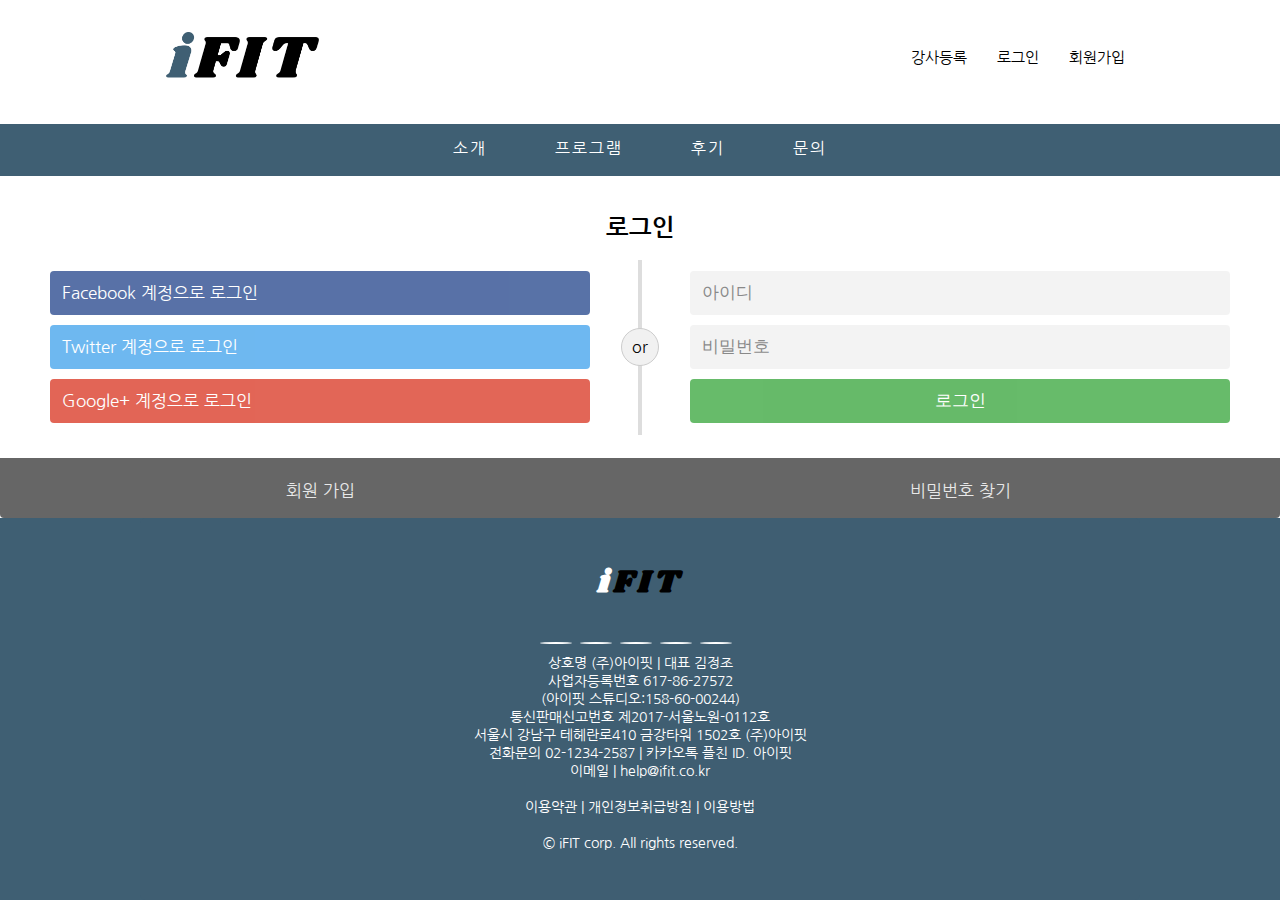
<file: html/login.html>
<!DOCTYPE html>
<html lang="en">
<head>
    <meta charset="UTF-8">
    <title>Document</title>
    <meta name="viewport" content="width=device-width" , initial-scale="1">

    <link href="https://fonts.googleapis.com/css?family=Montserrat&display=swap" rel="stylesheet">
    <link rel="stylesheet" href="../css/style3.css">
    <link rel="stylesheet" href="https://use.fontawesome.com/releases/v5.7.0/css/all.css" integrity="sha384-lZN37f5QGtY3VHgisS14W3ExzMWZxybE1SJSEsQp9S+oqd12jhcu+A56Ebc1zFSJ" crossorigin="anonymous">
    <link href="https://fonts.googleapis.com/css?family=Shrikhand&display=swap" rel="stylesheet">
    <link href="https://fonts.googleapis.com/css?family=Nanum+Gothic|Open+Sans&display=swap" rel="stylesheet">
        <script
  src="https://code.jquery.com/jquery-2.2.4.min.js"
  integrity="sha256-BbhdlvQf/xTY9gja0Dq3HiwQF8LaCRTXxZKRutelT44="
  crossorigin="anonymous"></script>
    <script>
        $(function(){
           $(".headC").click(function(){
              $(".headB").slideToggle(); 
           }); 
        });
    </script>
    <style>

* {
  box-sizing: border-box;
}

/* style the container */
.container {
  position: relative;
  border-radius: 5px;
  background-color: white;
  padding: 20px 0 30px 0;
} 

/* style inputs and link buttons */
input,
.btn {
  width: 100%;
  padding: 12px;
  border: none;
  border-radius: 4px;
  margin: 5px 0;
  opacity: 0.85;
  display: inline-block;
  font-size: 17px;
  line-height: 20px;
  text-decoration: none; /* remove underline from anchors */
}

input:hover,
.btn:hover {
  opacity: 1;
}

/* add appropriate colors to fb, twitter and google buttons */
.fb {
  background-color: #3B5998;
  color: white;
}

.twitter {
  background-color: #55ACEE;
  color: white;
}

.google {
  background-color: #dd4b39;
  color: white;
}

/* style the submit button */
input[type=submit] {
  background-color: #4CAF50;
  color: white;
  cursor: pointer;
}

input[type=submit]:hover {
  background-color: #45a049;
}

/* Two-column layout */
.col {
  float: left;
  width: 50%;
  margin: auto;
  padding: 0 50px;
  margin-top: 6px;
}

/* Clear floats after the columns */
.row:after {
  content: "";
  display: table;
  clear: both;
}

/* vertical line */
.vl {
  position: absolute;
  left: 50%;
  transform: translate(-50%);
  border: 2px solid #ddd;
  height: 175px;
}

/* text inside the vertical line */
.vl-innertext {
  position: absolute;
  top: 50%;
  transform: translate(-50%, -50%);
  background-color: #f1f1f1;
  border: 1px solid #ccc;
  border-radius: 50%;
  padding: 8px 10px;
}

/* hide some text on medium and large screens */
.hide-md-lg {
  display: none;
}

/* bottom container */
.bottom-container {
  text-align: center;
  background-color: #666;
  border-radius: 0px 0px 4px 4px;
}

/* Responsive layout - when the screen is less than 650px wide, make the two columns stack on top of each other instead of next to each other */
@media screen and (max-width: 650px) {
  .col {
    width: 100%;
    margin-top: 0;
  }
  /* hide the vertical line */
  .vl {
    display: none;
  }
  /* show the hidden text on small screens */
  .hide-md-lg {
    display: block;
    text-align: center;
  }
}
</style>
</head>
<body>
     <header>
        <div class="container">
            <div class="small">
                <a class="headA" href="../index3.html"><img style="height: 50px;" src="../images/logo2.png" alt="logo"></a>
                <button type="button" class="headC">
                    <span class="fa fa-bars" title="MENU"></span>
                </button>
            </div>
            <nav class="headB">
                <ul>
                    <li><a href="../html/trainersignup.html">강사등록</a></li>
                    <li><a href="#">로그인</a></li>
                    <li><a href="../html/signup.html">회원가입</a></li>
                </ul>
            </nav>
        </div>
        <div class="container2">
          <div class="menubar">
           <nav class="headD"> 
            <ul>
                <li><a class="menuLink" href="../html/intro.html">&nbsp;&nbsp;&nbsp;소개&nbsp;&nbsp;&nbsp;</a></li>
                <li class="dd">
                    <a class="menuLink" href="#javascript:void(0)" class="dd_btn">&nbsp;&nbsp;&nbsp;프로그램&nbsp;&nbsp;&nbsp;</a>
                    <div class="dd_content">
                        <a class="" href="../html/program_1.html">요가</a>
                        <a href="../html/program_2.html">필라테스</a>
                        <a href="../html/program_3.html">웨이트트레이닝</a>
                    </div>
                </li>
                <li><a class="menuLink" href="../html/review.html">&nbsp;&nbsp;&nbsp;후기&nbsp;&nbsp;&nbsp;</a></li>
                <li><a class="menuLink" href="../html/contact.html">&nbsp;&nbsp;&nbsp;문의&nbsp;&nbsp;&nbsp;</a></li>
                
            </ul>
        </nav>
            </div>
        </div>
    </header>
<div class="container">
  <form action="/action_page.php">
    <div class="row">
      <h2 style="text-align:center">로그인</h2>
      <div class="vl">
        <span class="vl-innertext">or</span>
      </div>

      <div class="col">
        <a href="#" class="fb btn">
          <i class="fa fa-facebook fa-fw"></i> Facebook 계정으로 로그인
         </a>
        <a href="#" class="twitter btn">
          <i class="fa fa-twitter fa-fw"></i> Twitter 계정으로 로그인
        </a>
        <a href="#" class="google btn"><i class="fa fa-google fa-fw">
          </i> Google+ 계정으로 로그인
        </a>
      </div>

      <div class="col">
        <div class="hide-md-lg">
          <p>iFIT 계정으로 로그인</p>
        </div>

        <input  style="background-color: #f1f1f1"type="text" name="username" placeholder="아이디" required>
        <input  style="background-color: #f1f1f1"type="password" name="password" placeholder="비밀번호" required>
        <input  type="submit" value="로그인">
      </div>
      
    </div>
  </form>
</div>

<div class="bottom-container">
  <div class="row">
    <div class="col">
      <a href="#" style="color:white" class="btn">회원 가입</a>
    </div>
    <div class="col">
      <a href="#" style="color:white" class="btn">비밀번호 찾기</a>
    </div>
  </div>
</div>


<!--   FOOTER     -->
    <footer>
        <div style="background-color:rgba(63, 94, 114, 1) " class="container">

            <div class="footA">
               <div class="foot_logo">
                <h1 style="letter-spacing: 4px;"><span style="color: white;">i</span>FIT</h1>
                </div>
                <div class="sns">
                <nav class="footB">
                    <ul>
                        <li><a href="#">
                                <span class="fab fa-twitter" title="Twitter"></span>
                            </a></li>

                        <li><a href="#">
                                <span class="fab fa-facebook" title="Facebook"></span>
                            </a></li>

                        <li><a href="#">
                                <span class="fab fa-google-plus" title="Google Plus"></span>
                            </a></li>

                        <li><a href="#">
                                <span class="fab fa-instagram" title="Instagram"></span>
                            </a></li>

                        <li><a href="#">
                                <span class="fab fa-youtube" title="YouTube"></span>
                            </a></li>
                    </ul>

                </nav>
                </div>
                <div class="detail">
                <p>
                    상호명 (주)아이핏 &#124; 대표 김정조<br>
                    사업자등록번호 617-86-27572<br>(아이핏 스튜디오:158-60-00244)<br>
                    통신판매신고번호 제2017-서울노원-0112호<br>
                    서울시 강남구 테헤란로410 금강타워 1502호 (주)아이핏<br>
                    전화문의 02-1234-2587 &#124; 카카오톡 플친 ID. 아이핏<br>
                    이메일 &#124; help&#64;ifit.co.kr<br>
                </p>
                <p>
                   <br>
                    <a href="#">이용약관</a> &#124; <a href="#">개인정보취급방침</a> &#124; <a href="#">이용방법</a><br><br>
                </p>
                </div>


            </div>



            <div style="text-align: center; font-size: 14px;  
        color: white;" class="footC">
                © iFIT corp. All rights reserved. <br><br>
            </div>

        </div>
    </footer>

</body>
</html>
</file>
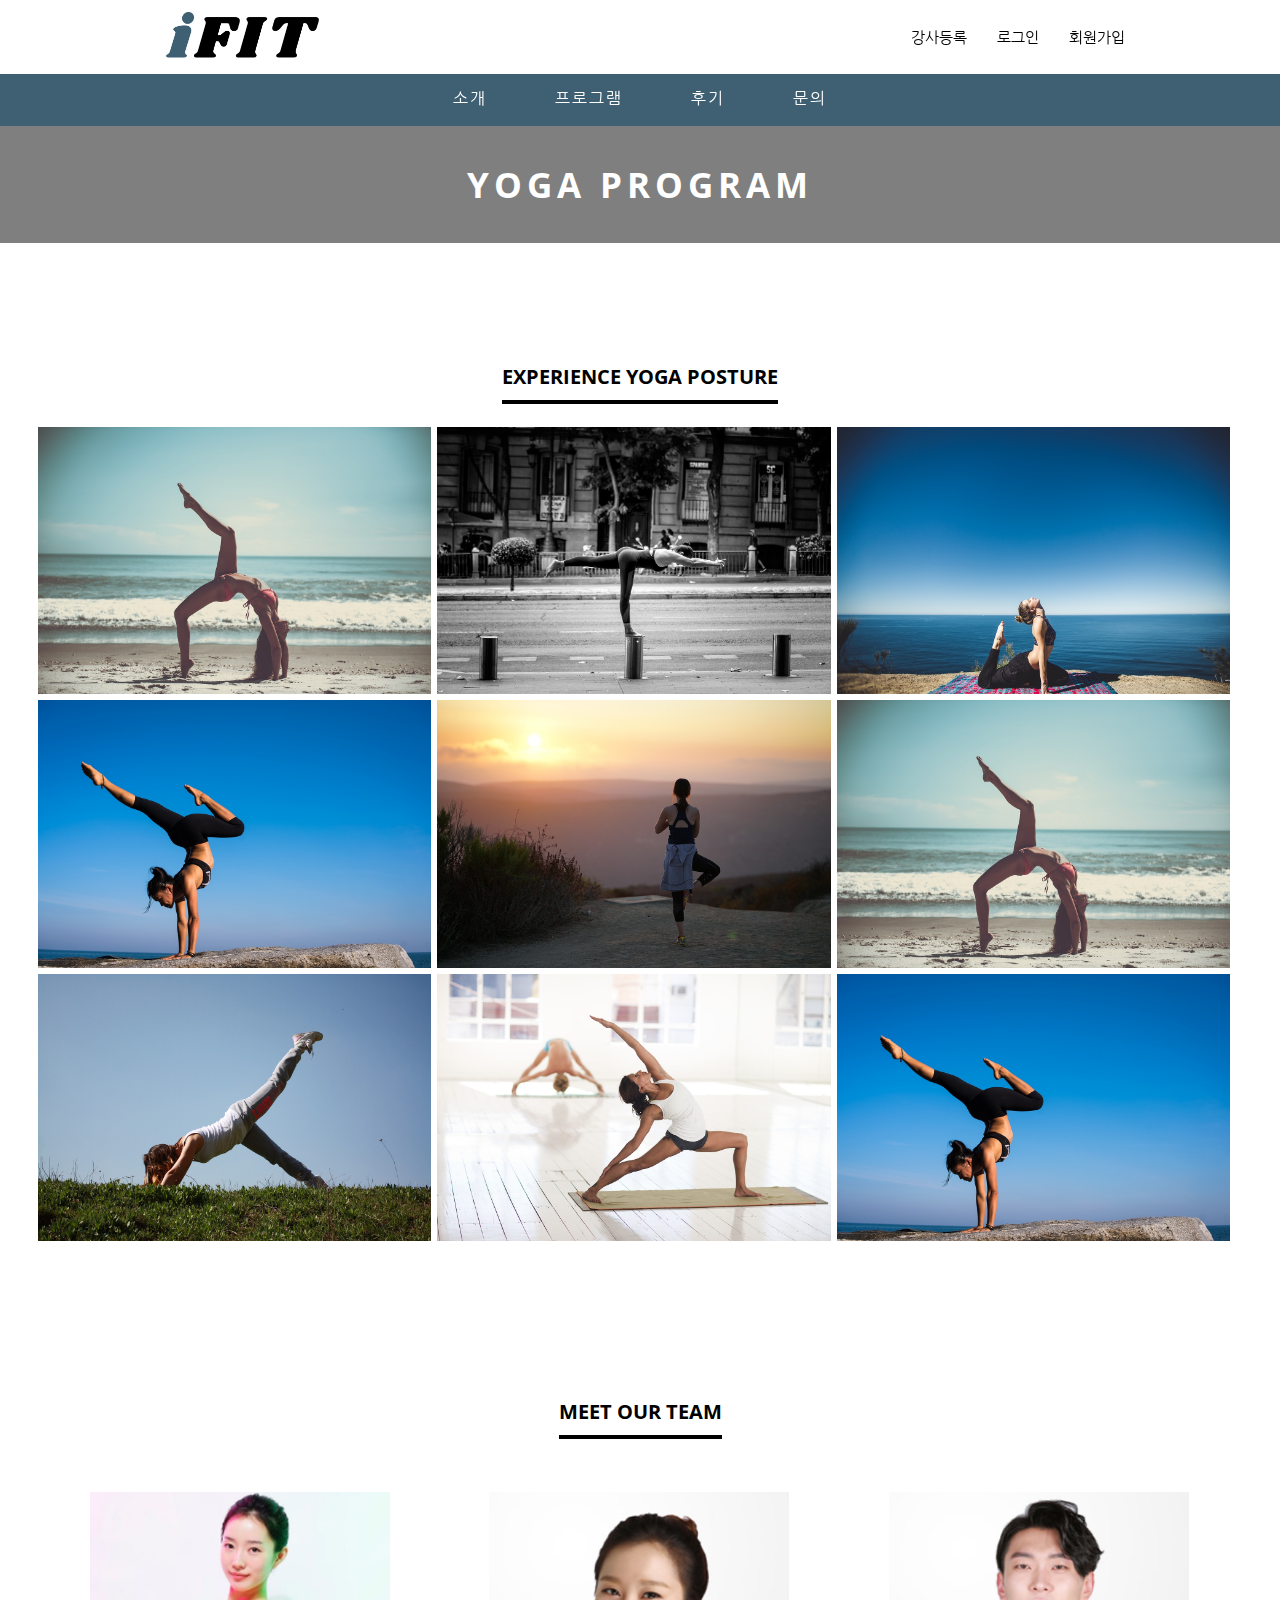
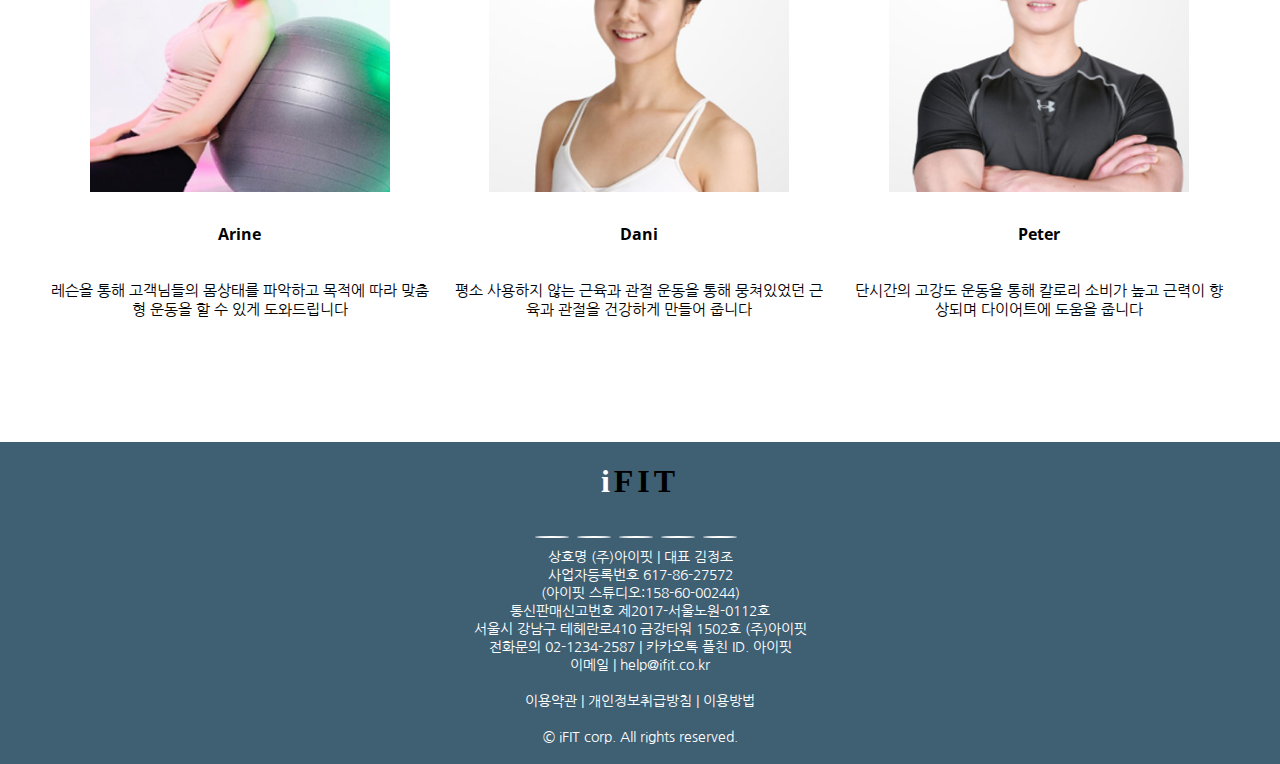
<file: html/program_1.html>
<!DOCTYPE html>
<html lang="en">
<head>
    <meta charset="UTF-8">
    <title>Document</title>
    <meta name="viewport" content="width=device-width" , initial-scale="1">
    <link href="https://fonts.googleapis.com/css?family=Nanum+Gothic|Open+Sans&display=swap" rel="stylesheet">
    <link rel="stylesheet" href="https://use.fontawesome.com/releases/v5.7.0/css/all.css" integrity="sha384-lZN37f5QGtY3VHgisS14W3ExzMWZxybE1SJSEsQp9S+oqd12jhcu+A56Ebc1zFSJ" crossorigin="anonymous">
    <link rel="stylesheet" href="../css/style3.css">
</head>
<script
  src="https://code.jquery.com/jquery-2.2.4.min.js"
  integrity="sha256-BbhdlvQf/xTY9gja0Dq3HiwQF8LaCRTXxZKRutelT44="
  crossorigin="anonymous"></script>
    <script>
        $(function(){
           $(".headC").click(function(){
              $(".headB").slideToggle(); 
           }); 
        });
    </script>
<body>
   <header>
		<div class="container">
			<div class="small">
				<a class="headA" href="../index3.html"><img style="height: 50px;" src="../images/logo2.png" alt="logo"></a>
				<button type="button" class="headC">
					<span class="fa fa-bars" title="MENU"></span>
				</button>
			</div>
			<nav class="headB">
				<ul>
					<li><a href="./trainersignup.html">강사등록</a></li>
					<li><a href="./login.html">로그인</a></li>
					<li><a href="./signup.html">회원가입</a></li>
				</ul>
			</nav>
		</div>
		<div class="container2">
			<div class="menubar">
				<nav class="headD">
					<ul>
						<li><a class="menuLink" href="./intro.html">&nbsp;&nbsp;&nbsp;소개&nbsp;&nbsp;&nbsp;</a></li>
						<li class="dd">
							<a class="menuLink" href="#javascript:void(0)" class="dd_btn">&nbsp;&nbsp;&nbsp;프로그램&nbsp;&nbsp;&nbsp;</a>
							<div class="dd_content">
								<a class="" href="./program_1.html">요가</a>
								<a href="./program_2.html">필라테스</a>
								<a href="./program_3.html">웨이트트레이닝</a>
							</div>
						</li>
						<li><a class="menuLink" href="./review.html">&nbsp;&nbsp;&nbsp;후기&nbsp;&nbsp;&nbsp;</a></li>
						<li><a class="menuLink" href="./contact.html">&nbsp;&nbsp;&nbsp;문의&nbsp;&nbsp;&nbsp;</a></li>

					</ul>
				</nav>
			</div>
		</div>
	</header>
    <!--banner-->
    <div class="program">
    <section class="banner">
        <div class="container">
            <h3>yoga program</h3>
        </div>
    </section>
    <!--images-->
    <section class="gallery-outer">
        <div class="container">
         <div class="text">
          <h3>Experience yoga posture</h3>
          </div>
           <div class="gallery">
            <div class="gallery-item"><img src="../images/yoga1.jpg" alt=""></div>
            <div class="gallery-item"><img src="../images/yoga6.jpg" alt=""></div>
            <div class="gallery-item"><img src="../images/yoga2.jpg" alt=""></div>
            <div class="gallery-item"><img src="../images/yoga4.jpg" alt=""></div>
            <div class="gallery-item"><img src="../images/yoga5.jpg" alt=""></div>
            <div class="gallery-item"><img src="../images/yoga1.jpg" alt=""></div>
            <div class="gallery-item"><img src="../images/yoga7.jpg" alt=""></div>
            <div class="gallery-item"><img src="../images/yoga8.jpg" alt=""></div>
            <div class="gallery-item"><img src="../images/yoga4.jpg" alt=""></div>
            </div>
        </div>
    </section>
    <section class="team-section">
        <div class="inner-width">
            <h1>Meet Our Team</h1>
            <div style="height: 550px;" class="pers">
                <div class="pe">
                    <img src="../images/trainer3a.PNG" alt="">
                    <h4>Arine</h4>
                    <div class="p-intro">
                        <p>레슨을 통해 고객님들의 몸상태를 파악하고 목적에 따라 맞춤형 운동을 할 수 있게 도와드립니다</p>
                    </div>
                    <div class="p-sm">
                        <a href="#"><i class="fab fa-facebook-f"></i></a>
                        <a href="#"><i class="fab fa-twitter"></i></a>
                        <a href="#"><i class="fab fa-instagram"></i></a>
                    </div>
                </div>
                <div class="pe">
                    <img src="../images/trainer2a.PNG" alt="">
                    <h4>Dani</h4>
                    <div class="p-intro">
                        <p>평소 사용하지 않는 근육과 관절 운동을 통해 뭉쳐있었던 근육과 관절을 건강하게 만들어 줍니다</p>
                    </div>
                    <div class="p-sm">
                        <a href="#"><i class="fab fa-facebook-f"></i></a>
                        <a href="#"><i class="fab fa-twitter"></i></a>
                        <a href="#"><i class="fab fa-instagram"></i></a>
                    </div>
                </div>
                <div class="pe">
                    <img src="../images/trainer1a.PNG" alt="">
                    <h4>Peter</h4>
                    <div class="p-intro">
                        <p>단시간의 고강도 운동을 통해 칼로리 소비가 높고 근력이 향상되며 다이어트에 도움을 줍니다</p>
                    </div>
                    <div class="p-sm">
                        <a href="#"><i class="fab fa-facebook-f"></i></a>
                        <a href="#"><i class="fab fa-twitter"></i></a>
                        <a href="#"><i class="fab fa-instagram"></i></a>
                    </div>
                </div>
            </div>
        </div>
    </section>
    </div>
    <footer style="clear: both;">
		<div class="container">

			<div class="footA">
				<div class="foot_logo">
					<h1 style="letter-spacing: 4px;"><span style="color: white;">i</span>FIT</h1>
				</div>
				<div class="sns">
					<nav class="footB">
						<ul>
							<li><a href="#">
									<span class="fab fa-twitter" title="Twitter"></span>
								</a></li>

							<li><a href="#">
									<span class="fab fa-facebook" title="Facebook"></span>
								</a></li>

							<li><a href="#">
									<span class="fab fa-google-plus" title="Google Plus"></span>
								</a></li>

							<li><a href="#">
									<span class="fab fa-instagram" title="Instagram"></span>
								</a></li>

							<li><a href="#">
									<span class="fab fa-youtube" title="YouTube"></span>
								</a></li>
						</ul>

					</nav>
				</div>
				<div class="detail">
					<p>
						상호명 (주)아이핏 &#124; 대표 김정조<br>
						사업자등록번호 617-86-27572 <br>(아이핏 스튜디오:158-60-00244)<br>
						통신판매신고번호 제2017-서울노원-0112호<br>
						서울시 강남구 테헤란로410 금강타워 1502호 (주)아이핏<br>
						전화문의 02-1234-2587 &#124; 카카오톡 플친 ID. 아이핏<br>
						이메일 &#124; help&#64;ifit.co.kr<br>
					</p>
					<p>
						<br>
						<a href="#">이용약관</a> &#124; <a href="#">개인정보취급방침</a> &#124; <a href="#">이용방법</a><br><br>
					</p>
				</div>
			</div>
			<div style="text-align: center; font-size: 14px;  
        color: white;" class="footC">
				© iFIT corp. All rights reserved. <br><br>
			</div>

		</div>
	</footer>
</body>
</html>
</file>
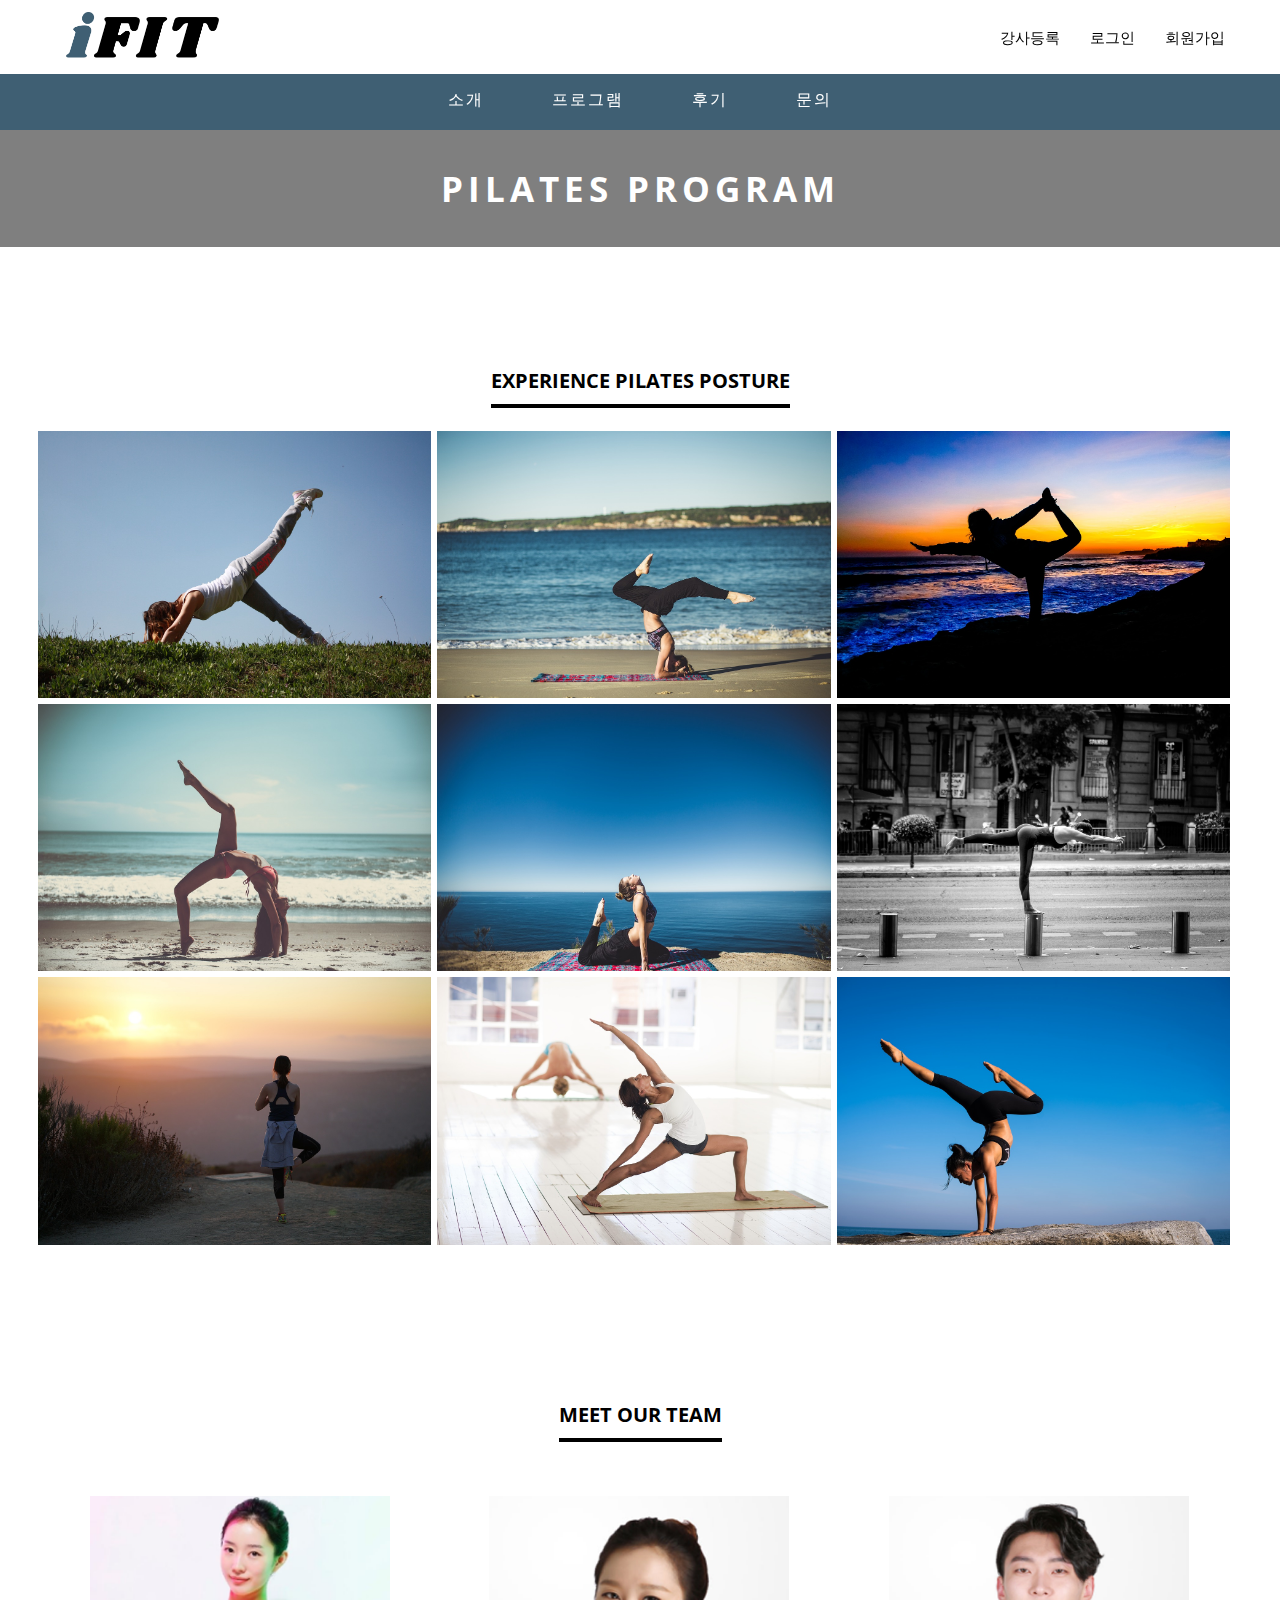
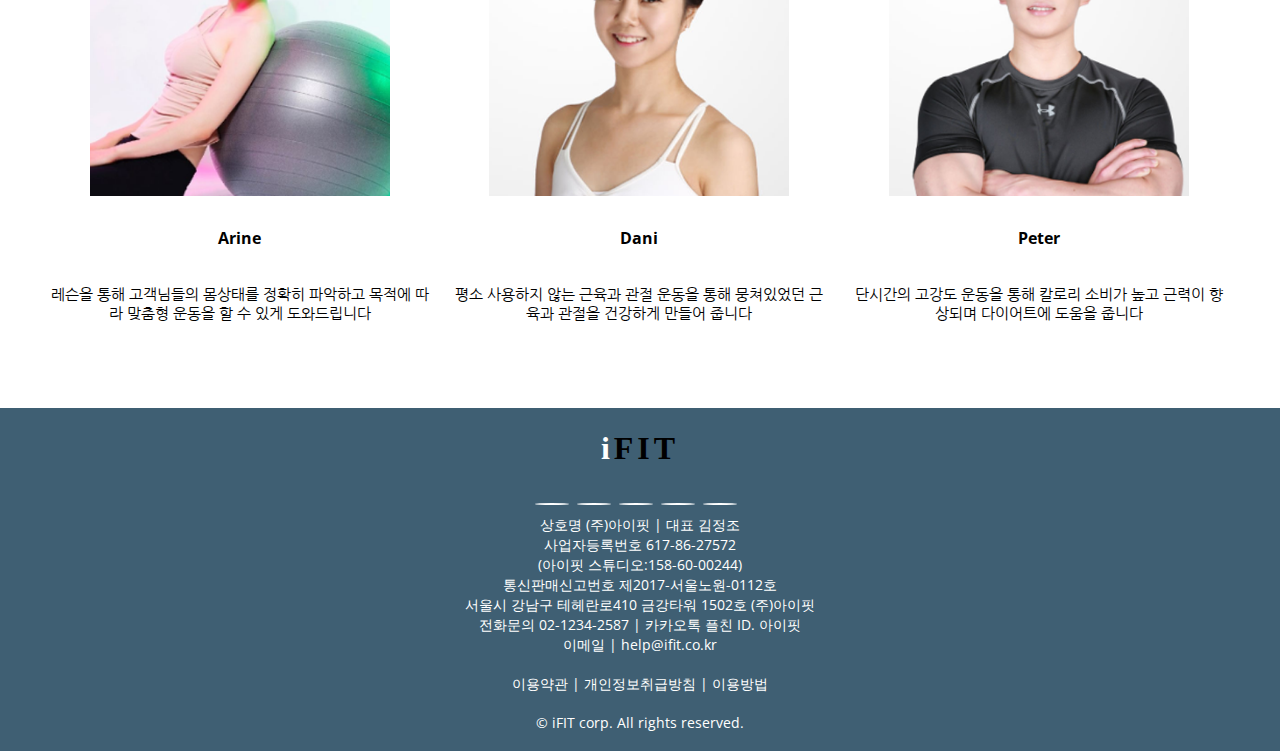
<file: html/program_2.html>
<!DOCTYPE html>
<html lang="en">
<head>
    <meta charset="UTF-8">
    <title>Document</title>
    <meta name="viewport" content="width=device-width" , initial-scale="1">
    <link href="https://fonts.googleapis.com/css?family=Nanum+Gothic|Open+Sans&display=swap" rel="stylesheet">
    <link rel="stylesheet" href="https://use.fontawesome.com/releases/v5.7.0/css/all.css" integrity="sha384-lZN37f5QGtY3VHgisS14W3ExzMWZxybE1SJSEsQp9S+oqd12jhcu+A56Ebc1zFSJ" crossorigin="anonymous">
    <link rel="stylesheet" href="../css/style3.css">
    
</head>
<script
  src="https://code.jquery.com/jquery-2.2.4.min.js"
  integrity="sha256-BbhdlvQf/xTY9gja0Dq3HiwQF8LaCRTXxZKRutelT44="
  crossorigin="anonymous"></script>
    <script>
        $(function(){
           $(".headC").click(function(){
              $(".headB").slideToggle(); 
           }); 
        });
    </script>
<body class="program">
   <header>
		<div class="container">
			<div class="small">
				<a class="headA" href="../index3.html"><img style="height: 50px;" src="../images/logo2.png" alt="logo"></a>
				<button type="button" class="headC">
					<span class="fa fa-bars" title="MENU"></span>
				</button>
			</div>
			<nav class="headB">
				<ul>
					<li><a href="./trainersignup.html">강사등록</a></li>
					<li><a href="./login.html">로그인</a></li>
					<li><a href="./signup.html">회원가입</a></li>
				</ul>
			</nav>
		</div>
		<div class="container2">
			<div class="menubar">
				<nav class="headD">
					<ul>
						<li><a class="menuLink" href="./intro.html">&nbsp;&nbsp;&nbsp;소개&nbsp;&nbsp;&nbsp;</a></li>
						<li class="dd">
							<a class="menuLink" href="#javascript:void(0)" class="dd_btn">&nbsp;&nbsp;&nbsp;프로그램&nbsp;&nbsp;&nbsp;</a>
							<div class="dd_content">
								<a class="" href="./program_1.html">요가</a>
								<a href="./program_2.html">필라테스</a>
								<a href="./program_3.html">웨이트트레이닝</a>
							</div>
						</li>
						<li><a class="menuLink" href="./review.html">&nbsp;&nbsp;&nbsp;후기&nbsp;&nbsp;&nbsp;</a></li>
						<li><a class="menuLink" href="./contact.html">&nbsp;&nbsp;&nbsp;문의&nbsp;&nbsp;&nbsp;</a></li>

					</ul>
				</nav>
			</div>
		</div>
	</header>
    <!--banner-->
    <section class="banner">
        <div class="container">
            <h3>pilates program</h3>
        </div>
    </section>
    <!--images-->
    <section class="gallery-outer">
        <div class="container">
         <div class="text">
          <h3>Experience pilates posture</h3>
          </div>
           <div class="gallery">
            <div class="gallery-item"><img src="../images/yoga7.jpg" alt=""></div>
            <div class="gallery-item"><img src="../images/yoga3.jpg" alt=""></div>
            <div class="gallery-item"><img src="../images/yoga9.jpg" alt=""></div>
            <div class="gallery-item"><img src="../images/yoga1.jpg" alt=""></div>
            <div class="gallery-item"><img src="../images/yoga2.jpg" alt=""></div>
            <div class="gallery-item"><img src="../images/yoga6.jpg" alt=""></div>
            <div class="gallery-item"><img src="../images/yoga5.jpg" alt=""></div>
            <div class="gallery-item"><img src="../images/yoga8.jpg" alt=""></div>
            <div class="gallery-item"><img src="../images/yoga4.jpg" alt=""></div>
            </div>
        </div>
    </section>
    <section class="team-section">
        <div class="inner-width">
            <h1>Meet Our Team</h1>
            <div class="pers">
                <div class="pe">
                    <img src="../images/trainer3a.PNG" alt="">
                    <h4>Arine</h4>
                    <div class="p-intro">
                        <p>레슨을 통해 고객님들의 몸상태를 정확히 파악하고 목적에 따라 맞춤형 운동을 할 수 있게 도와드립니다</p>
                    </div>
                    <div class="p-sm">
                        <a href="#"><i class="fab fa-facebook-f"></i></a>
                        <a href="#"><i class="fab fa-twitter"></i></a>
                        <a href="#"><i class="fab fa-instagram"></i></a>
                    </div>
                </div>
                <div class="pe">
                    <img src="../images/trainer2a.PNG" alt="">
                    <h4>Dani</h4>
                    <div class="p-intro">
                        <p>평소 사용하지 않는 근육과 관절 운동을 통해 뭉쳐있었던 근육과 관절을 건강하게 만들어 줍니다</p>
                    </div>
                    <div class="p-sm">
                        <a href="#"><i class="fab fa-facebook-f"></i></a>
                        <a href="#"><i class="fab fa-twitter"></i></a>
                        <a href="#"><i class="fab fa-instagram"></i></a>
                    </div>
                </div>
                <div class="pe">
                    <img src="../images/trainer1a.PNG" alt="">
                    <h4>Peter</h4>
                    <div class="p-intro">
                        <p>단시간의 고강도 운동을 통해 칼로리 소비가 높고 근력이 향상되며 다이어트에 도움을 줍니다</p>
                    </div>
                    <div class="p-sm">
                        <a href="#"><i class="fab fa-facebook-f"></i></a>
                        <a href="#"><i class="fab fa-twitter"></i></a>
                        <a href="#"><i class="fab fa-instagram"></i></a>
                    </div>
                </div>
            </div>
        </div>
    </section>
    <footer style="clear: both;">
		<div class="container">

			<div class="footA">
				<div class="foot_logo">
					<h1 style="letter-spacing: 4px;"><span style="color: white;">i</span>FIT</h1>
				</div>
				<div class="sns">
					<nav class="footB">
						<ul>
							<li><a href="#">
									<span class="fab fa-twitter" title="Twitter"></span>
								</a></li>

							<li><a href="#">
									<span class="fab fa-facebook" title="Facebook"></span>
								</a></li>

							<li><a href="#">
									<span class="fab fa-google-plus" title="Google Plus"></span>
								</a></li>

							<li><a href="#">
									<span class="fab fa-instagram" title="Instagram"></span>
								</a></li>

							<li><a href="#">
									<span class="fab fa-youtube" title="YouTube"></span>
								</a></li>
						</ul>

					</nav>
				</div>
				<div class="detail">
					<p>
						상호명 (주)아이핏 &#124; 대표 김정조<br>
						사업자등록번호 617-86-27572 <br>(아이핏 스튜디오:158-60-00244)<br>
						통신판매신고번호 제2017-서울노원-0112호<br>
						서울시 강남구 테헤란로410 금강타워 1502호 (주)아이핏<br>
						전화문의 02-1234-2587 &#124; 카카오톡 플친 ID. 아이핏<br>
						이메일 &#124; help&#64;ifit.co.kr<br>
					</p>
					<p>
						<br>
						<a href="#">이용약관</a> &#124; <a href="#">개인정보취급방침</a> &#124; <a href="#">이용방법</a><br><br>
					</p>
				</div>
			</div>
			<div style="text-align: center; font-size: 14px;  
        color: white;" class="footC">
				© iFIT corp. All rights reserved. <br><br>
			</div>

		</div>
	</footer>
</body>
</html>
</file>
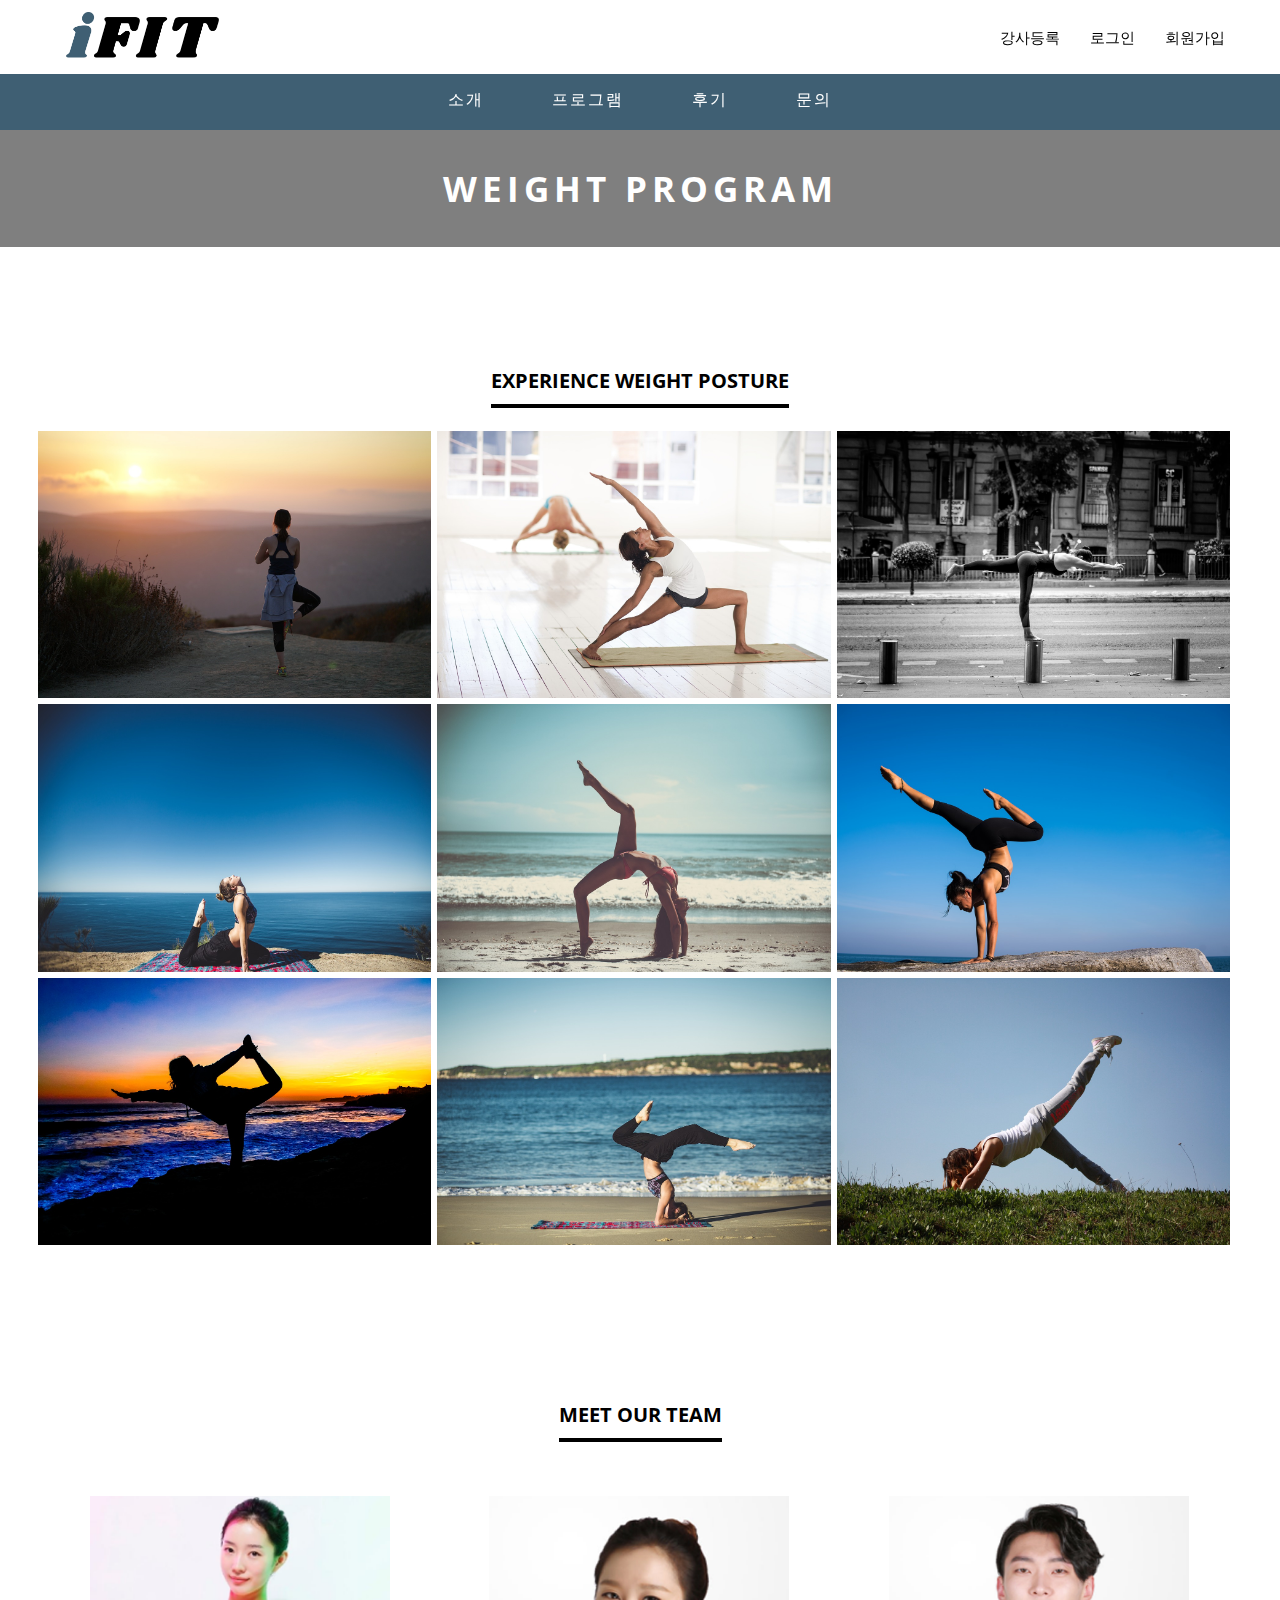
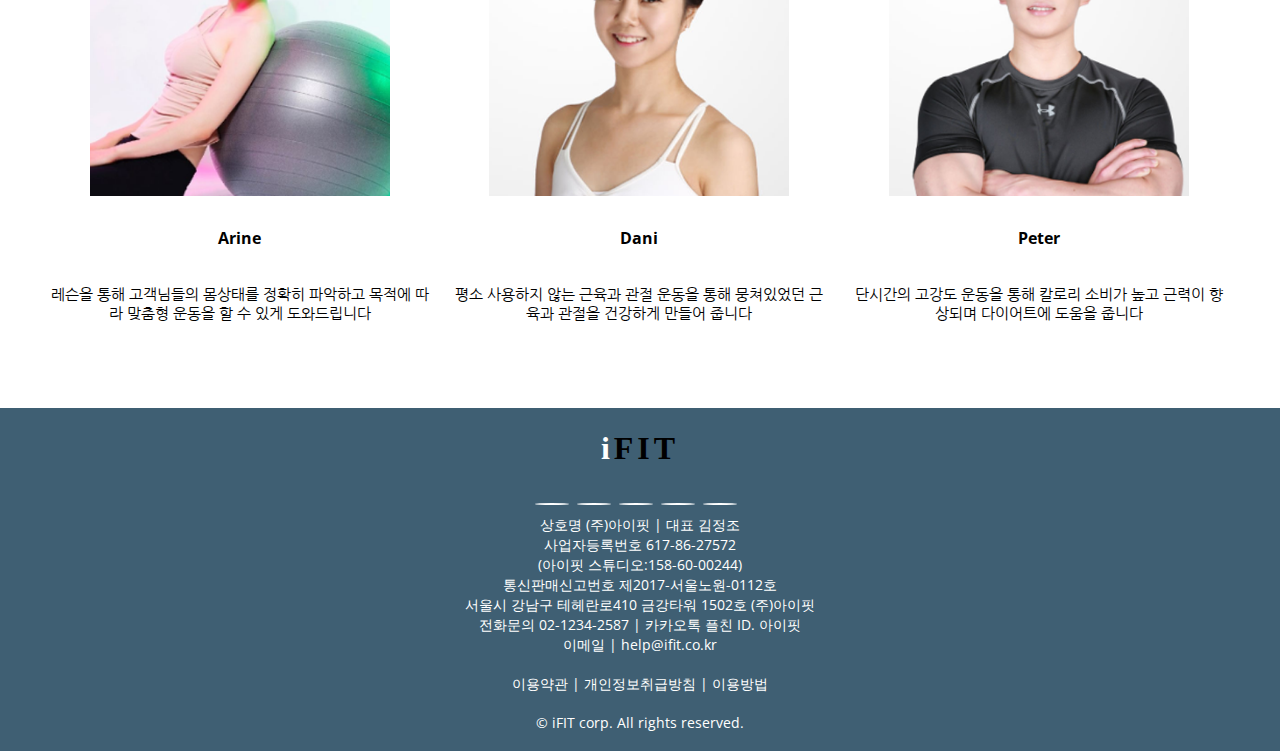
<file: html/program_3.html>
<!DOCTYPE html>
<html lang="en">
<head>
    <meta charset="UTF-8">
    <title>Document</title>
    <meta name="viewport" content="width=device-width" , initial-scale="1">
    <link href="https://fonts.googleapis.com/css?family=Nanum+Gothic|Open+Sans&display=swap" rel="stylesheet">
    <link rel="stylesheet" href="https://use.fontawesome.com/releases/v5.7.0/css/all.css" integrity="sha384-lZN37f5QGtY3VHgisS14W3ExzMWZxybE1SJSEsQp9S+oqd12jhcu+A56Ebc1zFSJ" crossorigin="anonymous">
    <link rel="stylesheet" href="../css/style3.css">
    
</head>
<script
  src="https://code.jquery.com/jquery-2.2.4.min.js"
  integrity="sha256-BbhdlvQf/xTY9gja0Dq3HiwQF8LaCRTXxZKRutelT44="
  crossorigin="anonymous"></script>
    <script>
        $(function(){
           $(".headC").click(function(){
              $(".headB").slideToggle(); 
           }); 
        });
    </script>
<body class="program">
   <header>
		<div class="container">
			<div class="small">
				<a class="headA" href="../index3.html"><img style="height: 50px;" src="../images/logo2.png" alt="logo"></a>
				<button type="button" class="headC">
					<span class="fa fa-bars" title="MENU"></span>
				</button>
			</div>
			<nav class="headB">
				<ul>
					<li><a href="./trainersignup.html">강사등록</a></li>
					<li><a href="./login.html">로그인</a></li>
					<li><a href="./signup.html">회원가입</a></li>
				</ul>
			</nav>
		</div>
		<div class="container2">
			<div class="menubar">
				<nav class="headD">
					<ul>
						<li><a class="menuLink" href="./intro.html">&nbsp;&nbsp;&nbsp;소개&nbsp;&nbsp;&nbsp;</a></li>
						<li class="dd">
							<a class="menuLink" href="#javascript:void(0)" class="dd_btn">&nbsp;&nbsp;&nbsp;프로그램&nbsp;&nbsp;&nbsp;</a>
							<div class="dd_content">
								<a class="" href="./program_1.html">요가</a>
								<a href="./program_2.html">필라테스</a>
								<a href="./program_3.html">웨이트트레이닝</a>
							</div>
						</li>
						<li><a class="menuLink" href="./review.html">&nbsp;&nbsp;&nbsp;후기&nbsp;&nbsp;&nbsp;</a></li>
						<li><a class="menuLink" href="./contact.html">&nbsp;&nbsp;&nbsp;문의&nbsp;&nbsp;&nbsp;</a></li>

					</ul>
				</nav>
			</div>
		</div>
	</header>
    <!--banner-->
    <section class="banner">
        <div class="container">
            <h3>weight program</h3>
        </div>
    </section>
    <!--images-->
    <section class="gallery-outer">
        <div class="container">
         <div class="text">
          <h3>Experience weight posture</h3>
          </div>
           <div class="gallery">
            <div class="gallery-item"><img src="../images/yoga5.jpg" alt=""></div>
            <div class="gallery-item"><img src="../images/yoga8.jpg" alt=""></div>
            <div class="gallery-item"><img src="../images/yoga6.jpg" alt=""></div>
            <div class="gallery-item"><img src="../images/yoga2.jpg" alt=""></div>
            <div class="gallery-item"><img src="../images/yoga1.jpg" alt=""></div>
            <div class="gallery-item"><img src="../images/yoga4.jpg" alt=""></div>
            <div class="gallery-item"><img src="../images/yoga9.jpg" alt=""></div>
            <div class="gallery-item"><img src="../images/yoga3.jpg" alt=""></div>
            <div class="gallery-item"><img src="../images/yoga7.jpg" alt=""></div>
            </div>
        </div>
    </section>
    <section class="team-section">
        <div class="inner-width">
            <h1>Meet Our Team</h1>
            <div class="pers">
                <div class="pe">
                    <img src="../images/trainer3a.PNG" alt="">
                    <h4>Arine</h4>
                    <div class="p-intro">
                        <p>레슨을 통해 고객님들의 몸상태를 정확히 파악하고 목적에 따라 맞춤형 운동을 할 수 있게 도와드립니다</p>
                    </div>
                    <div class="p-sm">
                        <a href="#"><i class="fab fa-facebook-f"></i></a>
                        <a href="#"><i class="fab fa-twitter"></i></a>
                        <a href="#"><i class="fab fa-instagram"></i></a>
                    </div>
                </div>
                <div class="pe">
                    <img src="../images/trainer2a.PNG" alt="">
                    <h4>Dani</h4>
                    <div class="p-intro">
                        <p>평소 사용하지 않는 근육과 관절 운동을 통해 뭉쳐있었던 근육과 관절을 건강하게 만들어 줍니다</p>
                    </div>
                    <div class="p-sm">
                        <a href="#"><i class="fab fa-facebook-f"></i></a>
                        <a href="#"><i class="fab fa-twitter"></i></a>
                        <a href="#"><i class="fab fa-instagram"></i></a>
                    </div>
                </div>
                <div class="pe">
                    <img src="../images/trainer1a.PNG" alt="">
                    <h4>Peter</h4>
                    <div class="p-intro">
                        <p>단시간의 고강도 운동을 통해 칼로리 소비가 높고 근력이 향상되며 다이어트에 도움을 줍니다</p>
                    </div>
                    <div class="p-sm">
                        <a href="#"><i class="fab fa-facebook-f"></i></a>
                        <a href="#"><i class="fab fa-twitter"></i></a>
                        <a href="#"><i class="fab fa-instagram"></i></a>
                    </div>
                </div>
            </div>
        </div>
    </section>
    <footer style="clear: both;">
		<div class="container">

			<div class="footA">
				<div class="foot_logo">
					<h1 style="letter-spacing: 4px;"><span style="color: white;">i</span>FIT</h1>
				</div>
				<div class="sns">
					<nav class="footB">
						<ul>
							<li><a href="#">
									<span class="fab fa-twitter" title="Twitter"></span>
								</a></li>

							<li><a href="#">
									<span class="fab fa-facebook" title="Facebook"></span>
								</a></li>

							<li><a href="#">
									<span class="fab fa-google-plus" title="Google Plus"></span>
								</a></li>

							<li><a href="#">
									<span class="fab fa-instagram" title="Instagram"></span>
								</a></li>

							<li><a href="#">
									<span class="fab fa-youtube" title="YouTube"></span>
								</a></li>
						</ul>

					</nav>
				</div>
				<div class="detail">
					<p>
						상호명 (주)아이핏 &#124; 대표 김정조<br>
						사업자등록번호 617-86-27572 <br>(아이핏 스튜디오:158-60-00244)<br>
						통신판매신고번호 제2017-서울노원-0112호<br>
						서울시 강남구 테헤란로410 금강타워 1502호 (주)아이핏<br>
						전화문의 02-1234-2587 &#124; 카카오톡 플친 ID. 아이핏<br>
						이메일 &#124; help&#64;ifit.co.kr<br>
					</p>
					<p>
						<br>
						<a href="#">이용약관</a> &#124; <a href="#">개인정보취급방침</a> &#124; <a href="#">이용방법</a><br><br>
					</p>
				</div>
			</div>
			<div style="text-align: center; font-size: 14px;  
        color: white;" class="footC">
				© iFIT corp. All rights reserved. <br><br>
			</div>

		</div>
	</footer>
</body>
</html>
</file>
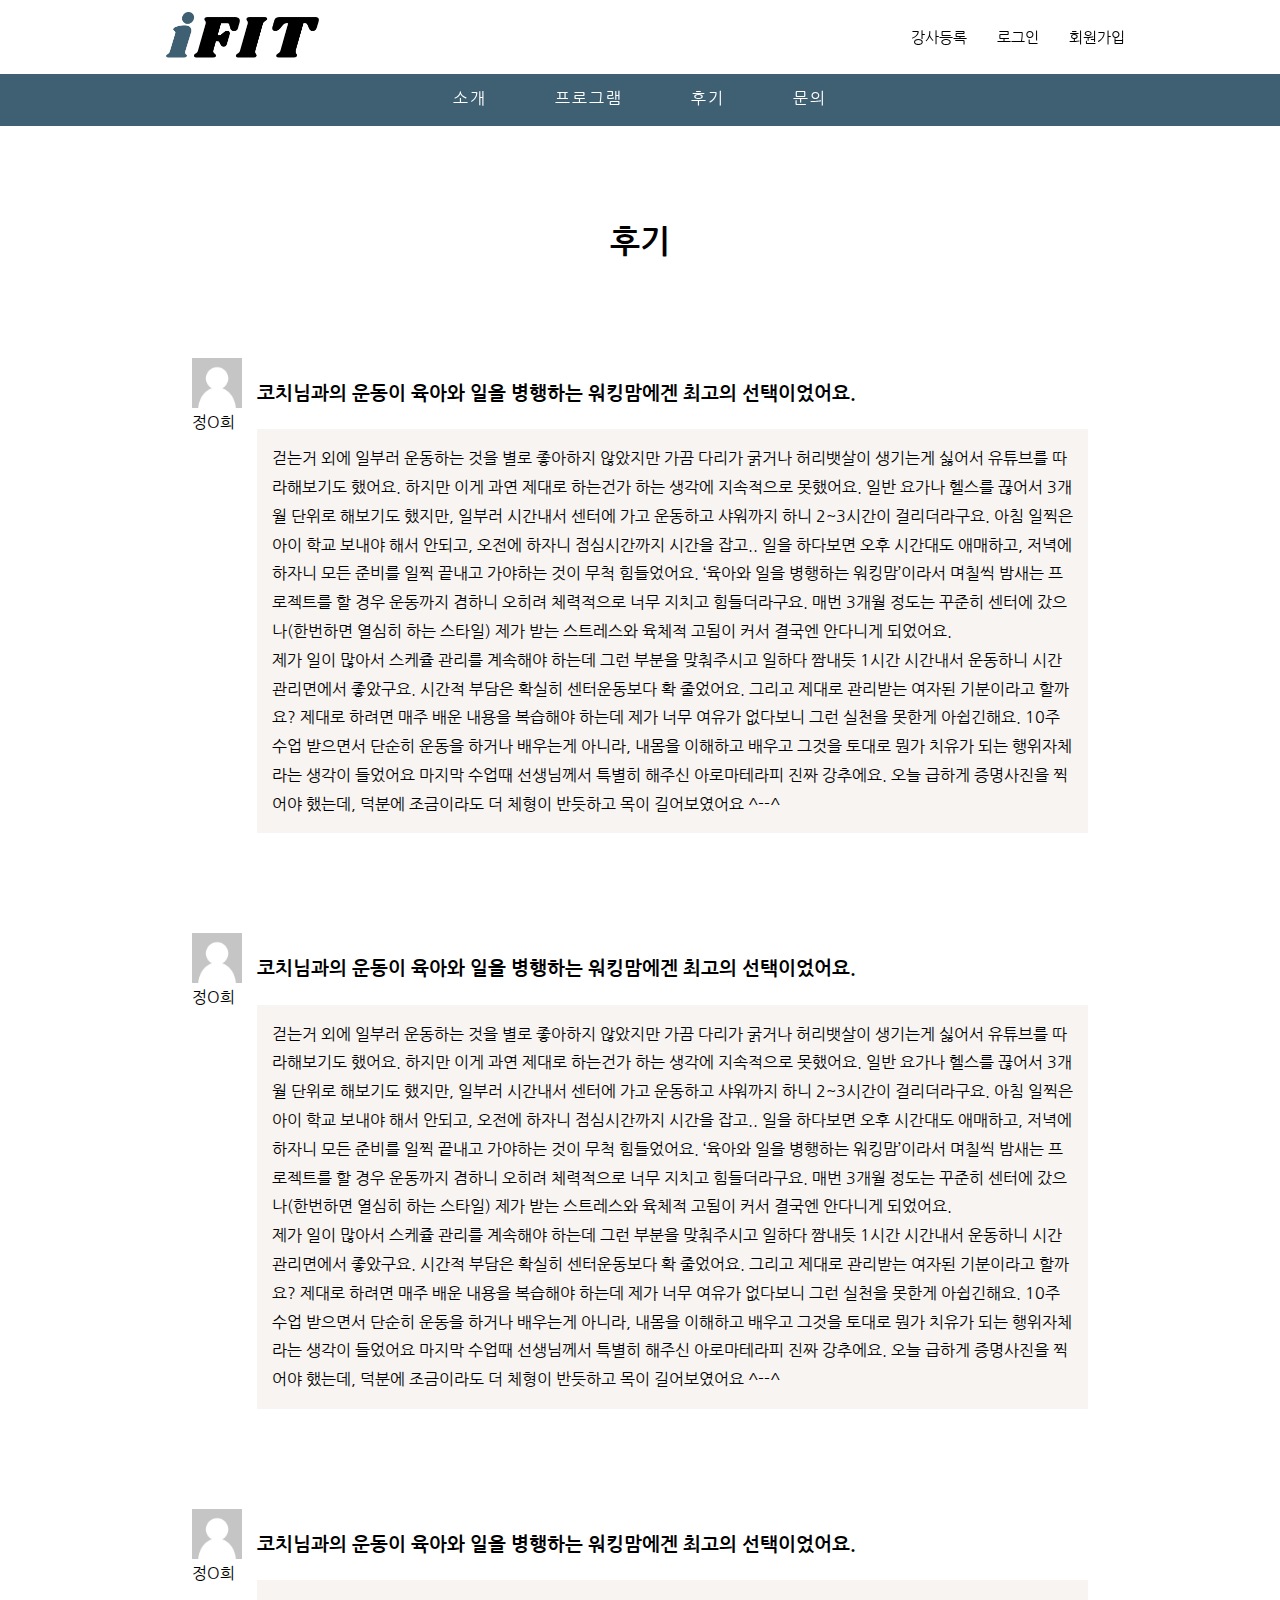
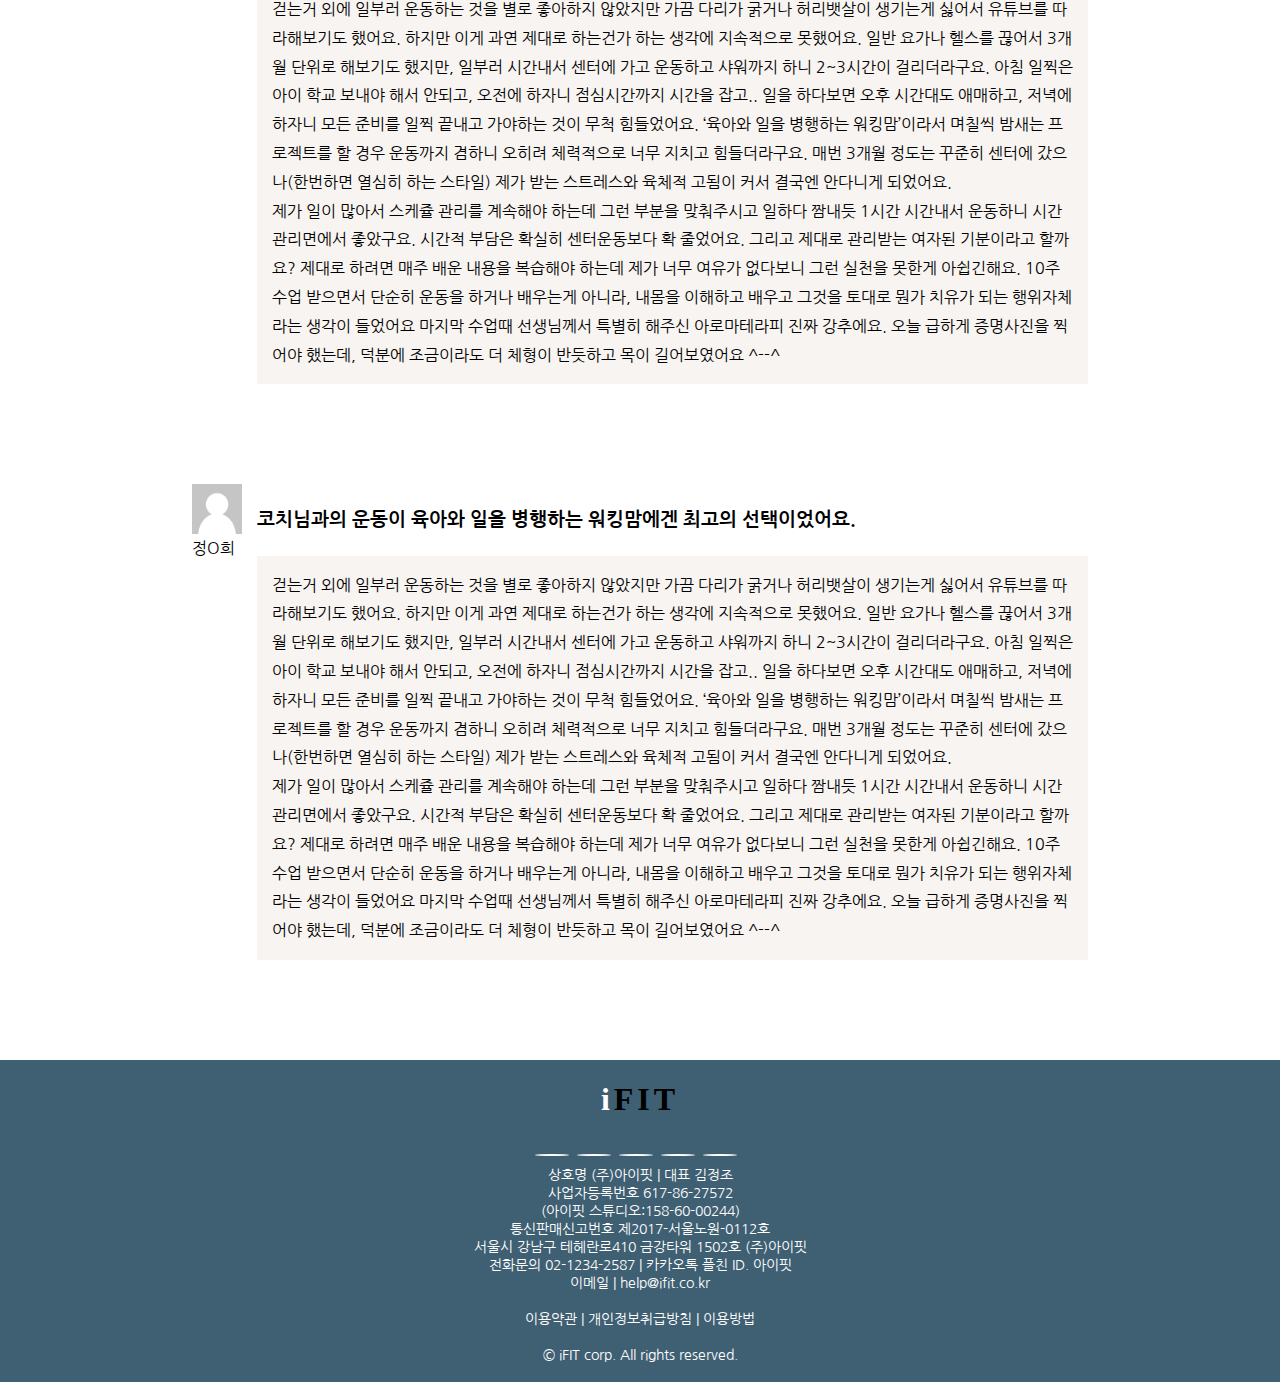
<file: html/review.html>
<!DOCTYPE html>
<html lang="en">

<head>
	<meta charset="UTF-8">
	<title>Document</title>
	 <meta name="viewport" content="width=device-width" , initial-scale="1">
	<link href="https://fonts.googleapis.com/css?family=Nanum+Gothic|Open+Sans&display=swap" rel="stylesheet">
	<link rel="stylesheet" href="../css/style3.css">
	<link rel="stylesheet" href="https://use.fontawesome.com/releases/v5.7.0/css/all.css" integrity="sha384-lZN37f5QGtY3VHgisS14W3ExzMWZxybE1SJSEsQp9S+oqd12jhcu+A56Ebc1zFSJ" crossorigin="anonymous">
	<style></style>
</head>
    <script
  src="https://code.jquery.com/jquery-2.2.4.min.js"
  integrity="sha256-BbhdlvQf/xTY9gja0Dq3HiwQF8LaCRTXxZKRutelT44="
  crossorigin="anonymous"></script>
    <script>
        $(function(){
           $(".headC").click(function(){
              $(".headB").slideToggle(); 
           }); 
        });
    </script>
<body>
	<header>
		<div class="container">
			<div class="small">
				<a class="headA" href="../index3.html"><img style="height: 50px;" src="../images/logo2.png" alt="logo"></a>
				<button type="button" class="headC">
					<span class="fa fa-bars" title="MENU"></span>
				</button>
			</div>
			<nav class="headB">
				<ul>
					<li><a href="./trainersignup.html">강사등록</a></li>
					<li><a href="./login.html">로그인</a></li>
					<li><a href="./signup.html">회원가입</a></li>
				</ul>
			</nav>
		</div>
		<div class="container2">
			<div class="menubar">
				<nav class="headD">
					<ul>
						<li><a class="menuLink" href="./intro.html">&nbsp;&nbsp;&nbsp;소개&nbsp;&nbsp;&nbsp;</a></li>
						<li class="dd">
							<a class="menuLink" href="#javascript:void(0)" class="dd_btn">&nbsp;&nbsp;&nbsp;프로그램&nbsp;&nbsp;&nbsp;</a>
							<div class="dd_content">
								<a class="" href="./program_1.html">요가</a>
								<a href="./program_2.html">필라테스</a>
								<a href="./program_3.html">웨이트트레이닝</a>
							</div>
						</li>
						<li><a class="menuLink" href="./review.html">&nbsp;&nbsp;&nbsp;후기&nbsp;&nbsp;&nbsp;</a></li>
						<li><a class="menuLink" href="./contact.html">&nbsp;&nbsp;&nbsp;문의&nbsp;&nbsp;&nbsp;</a></li>

					</ul>
				</nav>
			</div>
		</div>
	</header>

	<div class="review">
		<h1 style="text-align: center; margin: 100px;">후기</h1>
		<div class="container">
			<div class="conA">
				<div class="pro">
					<img src="../images/user.png" alt="">
					<p>정O희</p>
				</div>
				<div class="text">
					<h3>코치님과의 운동이 육아와 일을 병행하는 워킹맘에겐 최고의 선택이었어요.</h3>
					<p>걷는거 외에 일부러 운동하는 것을 별로 좋아하지 않았지만 가끔 다리가 굵거나 허리뱃살이 생기는게 싫어서 유튜브를 따라해보기도 했어요. 하지만 이게 과연 제대로 하는건가 하는 생각에 지속적으로 못했어요. 일반 요가나 헬스를 끊어서 3개월 단위로 해보기도 했지만, 일부러 시간내서 센터에 가고 운동하고 샤워까지 하니 2~3시간이 걸리더라구요.
						아침 일찍은 아이 학교 보내야 해서 안되고, 오전에 하자니 점심시간까지 시간을 잡고.. 일을 하다보면 오후 시간대도 애매하고, 저녁에 하자니 모든 준비를 일찍 끝내고 가야하는 것이 무척 힘들었어요. ‘육아와 일을 병행하는 워킹맘’이라서 며칠씩 밤새는 프로젝트를 할 경우 운동까지 겸하니 오히려 체력적으로 너무 지치고 힘들더라구요. 매번 3개월 정도는 꾸준히 센터에 갔으나(한번하면 열심히 하는 스타일) 제가 받는 스트레스와 육체적 고됨이 커서 결국엔 안다니게 되었어요. <br>
						제가 일이 많아서 스케쥴 관리를 계속해야 하는데 그런 부분을 맞춰주시고 일하다 짬내듯 1시간 시간내서 운동하니 시간관리면에서 좋았구요. 시간적 부담은 확실히 센터운동보다 확 줄었어요.
						그리고 제대로 관리받는 여자된 기분이라고 할까요? 제대로 하려면 매주 배운 내용을 복습해야 하는데 제가 너무 여유가 없다보니 그런 실천을 못한게 아쉽긴해요.
						10주 수업 받으면서 단순히 운동을 하거나 배우는게 아니라, 내몸을 이해하고 배우고 그것을 토대로 뭔가 치유가 되는 행위자체라는 생각이 들었어요
						마지막 수업때 선생님께서 특별히 해주신 아로마테라피 진짜 강추에요. 오늘 급하게 증명사진을 찍어야 했는데, 덕분에 조금이라도 더 체형이 반듯하고 목이 길어보였어요 ^--^
					</p>
				</div>
			</div>
			<div class="conB">
				<div class="pro">
					<img src="../images/user.png" alt="">
					<p>정O희</p>
				</div>
				<div class="text">
					<h3>코치님과의 운동이 육아와 일을 병행하는 워킹맘에겐 최고의 선택이었어요.</h3>
					<p>걷는거 외에 일부러 운동하는 것을 별로 좋아하지 않았지만 가끔 다리가 굵거나 허리뱃살이 생기는게 싫어서 유튜브를 따라해보기도 했어요. 하지만 이게 과연 제대로 하는건가 하는 생각에 지속적으로 못했어요. 일반 요가나 헬스를 끊어서 3개월 단위로 해보기도 했지만, 일부러 시간내서 센터에 가고 운동하고 샤워까지 하니 2~3시간이 걸리더라구요.
						아침 일찍은 아이 학교 보내야 해서 안되고, 오전에 하자니 점심시간까지 시간을 잡고.. 일을 하다보면 오후 시간대도 애매하고, 저녁에 하자니 모든 준비를 일찍 끝내고 가야하는 것이 무척 힘들었어요. ‘육아와 일을 병행하는 워킹맘’이라서 며칠씩 밤새는 프로젝트를 할 경우 운동까지 겸하니 오히려 체력적으로 너무 지치고 힘들더라구요. 매번 3개월 정도는 꾸준히 센터에 갔으나(한번하면 열심히 하는 스타일) 제가 받는 스트레스와 육체적 고됨이 커서 결국엔 안다니게 되었어요. <br>
						제가 일이 많아서 스케쥴 관리를 계속해야 하는데 그런 부분을 맞춰주시고 일하다 짬내듯 1시간 시간내서 운동하니 시간관리면에서 좋았구요. 시간적 부담은 확실히 센터운동보다 확 줄었어요.
						그리고 제대로 관리받는 여자된 기분이라고 할까요? 제대로 하려면 매주 배운 내용을 복습해야 하는데 제가 너무 여유가 없다보니 그런 실천을 못한게 아쉽긴해요.
						10주 수업 받으면서 단순히 운동을 하거나 배우는게 아니라, 내몸을 이해하고 배우고 그것을 토대로 뭔가 치유가 되는 행위자체라는 생각이 들었어요
						마지막 수업때 선생님께서 특별히 해주신 아로마테라피 진짜 강추에요. 오늘 급하게 증명사진을 찍어야 했는데, 덕분에 조금이라도 더 체형이 반듯하고 목이 길어보였어요 ^--^
					</p>
				</div>
			</div>
			<div class="conC">
				<div class="pro">
					<img src="../images/user.png" alt="">
					<p>정O희</p>
				</div>
				<div class="text">
					<h3>코치님과의 운동이 육아와 일을 병행하는 워킹맘에겐 최고의 선택이었어요.</h3>
					<p>걷는거 외에 일부러 운동하는 것을 별로 좋아하지 않았지만 가끔 다리가 굵거나 허리뱃살이 생기는게 싫어서 유튜브를 따라해보기도 했어요. 하지만 이게 과연 제대로 하는건가 하는 생각에 지속적으로 못했어요. 일반 요가나 헬스를 끊어서 3개월 단위로 해보기도 했지만, 일부러 시간내서 센터에 가고 운동하고 샤워까지 하니 2~3시간이 걸리더라구요.
						아침 일찍은 아이 학교 보내야 해서 안되고, 오전에 하자니 점심시간까지 시간을 잡고.. 일을 하다보면 오후 시간대도 애매하고, 저녁에 하자니 모든 준비를 일찍 끝내고 가야하는 것이 무척 힘들었어요. ‘육아와 일을 병행하는 워킹맘’이라서 며칠씩 밤새는 프로젝트를 할 경우 운동까지 겸하니 오히려 체력적으로 너무 지치고 힘들더라구요. 매번 3개월 정도는 꾸준히 센터에 갔으나(한번하면 열심히 하는 스타일) 제가 받는 스트레스와 육체적 고됨이 커서 결국엔 안다니게 되었어요. <br>
						제가 일이 많아서 스케쥴 관리를 계속해야 하는데 그런 부분을 맞춰주시고 일하다 짬내듯 1시간 시간내서 운동하니 시간관리면에서 좋았구요. 시간적 부담은 확실히 센터운동보다 확 줄었어요.
						그리고 제대로 관리받는 여자된 기분이라고 할까요? 제대로 하려면 매주 배운 내용을 복습해야 하는데 제가 너무 여유가 없다보니 그런 실천을 못한게 아쉽긴해요.
						10주 수업 받으면서 단순히 운동을 하거나 배우는게 아니라, 내몸을 이해하고 배우고 그것을 토대로 뭔가 치유가 되는 행위자체라는 생각이 들었어요
						마지막 수업때 선생님께서 특별히 해주신 아로마테라피 진짜 강추에요. 오늘 급하게 증명사진을 찍어야 했는데, 덕분에 조금이라도 더 체형이 반듯하고 목이 길어보였어요 ^--^
					</p>
				</div>
			</div>
			<div class="conD">
				<div class="pro">
					<img src="../images/user.png" alt="">
					<p>정O희</p>
				</div>
				<div class="text">
					<h3>코치님과의 운동이 육아와 일을 병행하는 워킹맘에겐 최고의 선택이었어요.</h3>
					<p>걷는거 외에 일부러 운동하는 것을 별로 좋아하지 않았지만 가끔 다리가 굵거나 허리뱃살이 생기는게 싫어서 유튜브를 따라해보기도 했어요. 하지만 이게 과연 제대로 하는건가 하는 생각에 지속적으로 못했어요. 일반 요가나 헬스를 끊어서 3개월 단위로 해보기도 했지만, 일부러 시간내서 센터에 가고 운동하고 샤워까지 하니 2~3시간이 걸리더라구요.
						아침 일찍은 아이 학교 보내야 해서 안되고, 오전에 하자니 점심시간까지 시간을 잡고.. 일을 하다보면 오후 시간대도 애매하고, 저녁에 하자니 모든 준비를 일찍 끝내고 가야하는 것이 무척 힘들었어요. ‘육아와 일을 병행하는 워킹맘’이라서 며칠씩 밤새는 프로젝트를 할 경우 운동까지 겸하니 오히려 체력적으로 너무 지치고 힘들더라구요. 매번 3개월 정도는 꾸준히 센터에 갔으나(한번하면 열심히 하는 스타일) 제가 받는 스트레스와 육체적 고됨이 커서 결국엔 안다니게 되었어요. <br>
						제가 일이 많아서 스케쥴 관리를 계속해야 하는데 그런 부분을 맞춰주시고 일하다 짬내듯 1시간 시간내서 운동하니 시간관리면에서 좋았구요. 시간적 부담은 확실히 센터운동보다 확 줄었어요.
						그리고 제대로 관리받는 여자된 기분이라고 할까요? 제대로 하려면 매주 배운 내용을 복습해야 하는데 제가 너무 여유가 없다보니 그런 실천을 못한게 아쉽긴해요.
						10주 수업 받으면서 단순히 운동을 하거나 배우는게 아니라, 내몸을 이해하고 배우고 그것을 토대로 뭔가 치유가 되는 행위자체라는 생각이 들었어요
						마지막 수업때 선생님께서 특별히 해주신 아로마테라피 진짜 강추에요. 오늘 급하게 증명사진을 찍어야 했는데, 덕분에 조금이라도 더 체형이 반듯하고 목이 길어보였어요 ^--^
					</p>
				</div>
			</div>
		</div>
	</div>
	<footer>
		<div class="container">

			<div class="footA">
				<div class="foot_logo">
					<h1 style="letter-spacing: 4px;"><span style="color: white;">i</span>FIT</h1>
				</div>
				<div class="sns">
					<nav class="footB">
						<ul>
							<li><a href="#">
									<span class="fab fa-twitter" title="Twitter"></span>
								</a></li>

							<li><a href="#">
									<span class="fab fa-facebook" title="Facebook"></span>
								</a></li>

							<li><a href="#">
									<span class="fab fa-google-plus" title="Google Plus"></span>
								</a></li>

							<li><a href="#">
									<span class="fab fa-instagram" title="Instagram"></span>
								</a></li>

							<li><a href="#">
									<span class="fab fa-youtube" title="YouTube"></span>
								</a></li>
						</ul>

					</nav>
				</div>
				<div class="detail">
					<p>
						상호명 (주)아이핏 &#124; 대표 김정조<br>
						사업자등록번호 617-86-27572 <br>(아이핏 스튜디오:158-60-00244)<br>
						통신판매신고번호 제2017-서울노원-0112호<br>
						서울시 강남구 테헤란로410 금강타워 1502호 (주)아이핏<br>
						전화문의 02-1234-2587 &#124; 카카오톡 플친 ID. 아이핏<br>
						이메일 &#124; help&#64;ifit.co.kr<br>
					</p>
					<p>
						<br>
						<a href="#">이용약관</a> &#124; <a href="#">개인정보취급방침</a> &#124; <a href="#">이용방법</a><br><br>
					</p>
				</div>
			</div>
			<div style="text-align: center; font-size: 14px;  
        color: white;" class="footC">
				© iFIT corp. All rights reserved. <br><br>
			</div>

		</div>
	</footer>
</body>

</html>
</file>
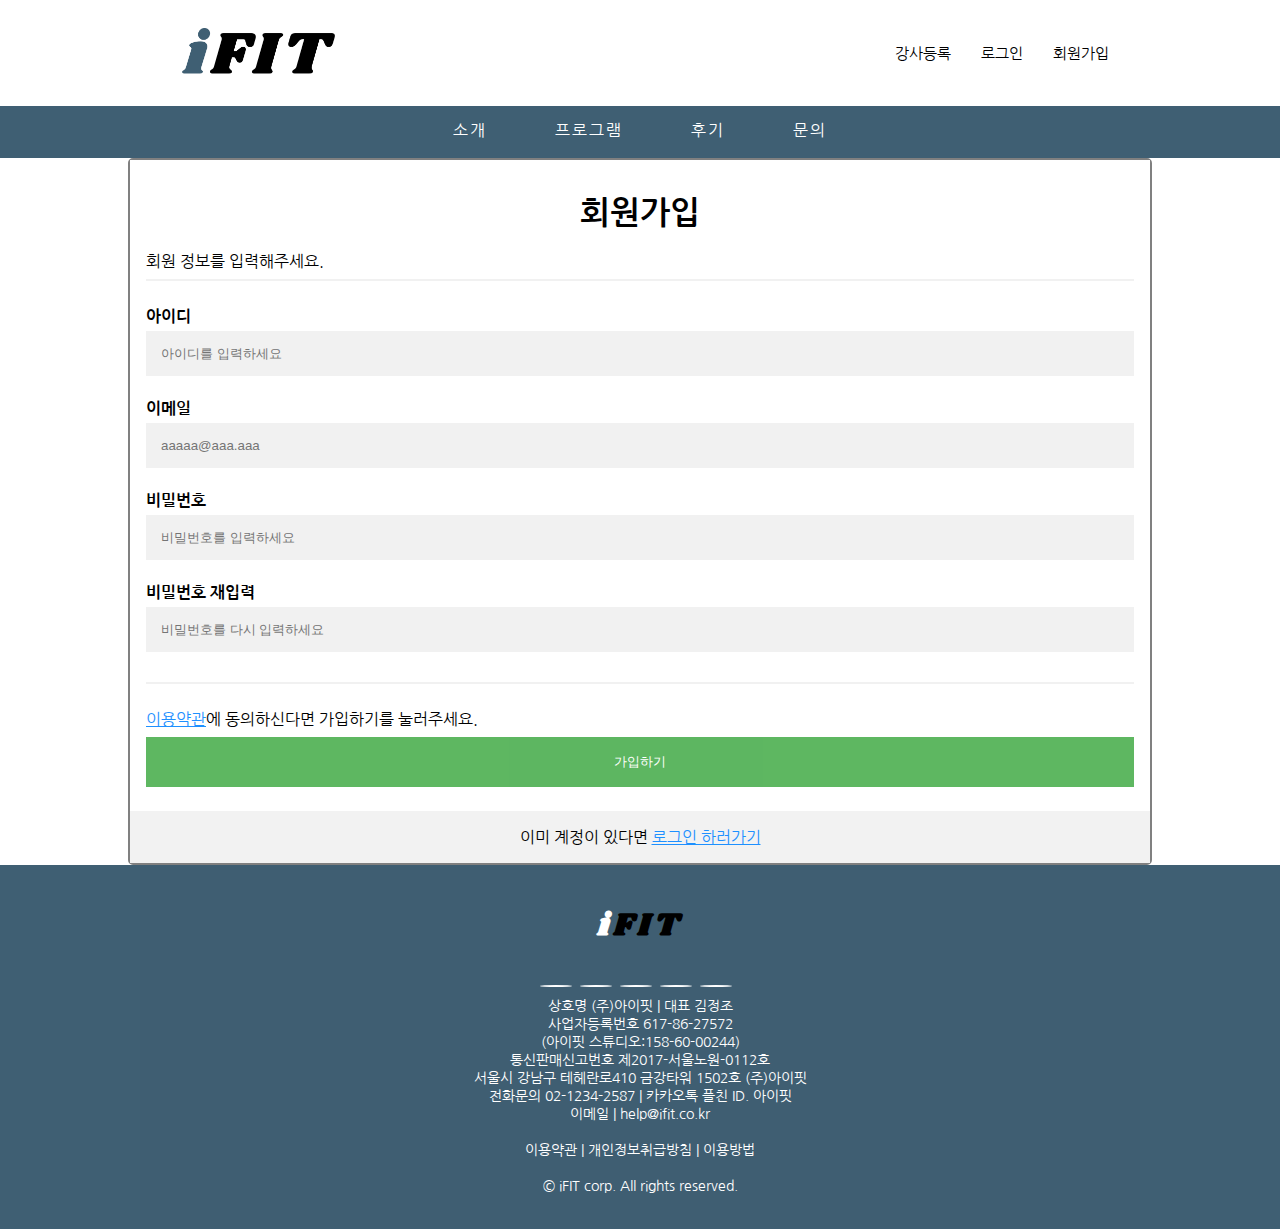
<file: html/signup.html>
<!DOCTYPE html>
<html lang="en">
<head>
    <meta charset="UTF-8">
    <title>Document</title>
<meta name="viewport" content="width=device-width" , initial-scale="1">

    <link href="https://fonts.googleapis.com/css?family=Montserrat&display=swap" rel="stylesheet">
    <link rel="stylesheet" href="../css/style3.css">
    <link rel="stylesheet" href="https://use.fontawesome.com/releases/v5.7.0/css/all.css" integrity="sha384-lZN37f5QGtY3VHgisS14W3ExzMWZxybE1SJSEsQp9S+oqd12jhcu+A56Ebc1zFSJ" crossorigin="anonymous">
    <link href="https://fonts.googleapis.com/css?family=Shrikhand&display=swap" rel="stylesheet">
    <link href="https://fonts.googleapis.com/css?family=Nanum+Gothic|Open+Sans&display=swap" rel="stylesheet">
        <script
  src="https://code.jquery.com/jquery-2.2.4.min.js"
  integrity="sha256-BbhdlvQf/xTY9gja0Dq3HiwQF8LaCRTXxZKRutelT44="
  crossorigin="anonymous"></script>
    <script>
        $(function(){
           $(".headC").click(function(){
              $(".headB").slideToggle(); 
           }); 
        });
    </script>

    <style>
body {
  background-color: white;
}

* {
  box-sizing: border-box;
}
        .all{margin-left: auto;margin-right: auto;
            width: 80%;
  border-radius: 5px;
            border: 2px solid grey;
        }
/* Add padding to containers */
.container {
  padding: 16px;
  background-color: white;
}

/* Full-width input fields */
input[type=text], input[type=password] {
  width: 100%;
  padding: 15px;
  margin: 5px 0 22px 0;
  display: inline-block;
  border: none;
  background: f1f1f1;
}

input[type=text]:focus, input[type=password]:focus {
  background-color: #f1f1f1;
  outline: none;
}

/* Overwrite default styles of hr */
hr {
  border: 1px solid #f1f1f1;
  margin-bottom: 25px;
}

/* Set a style for the submit button */
.registerbtn {
  background-color: #4CAF50;
  color: white;
  padding: 16px 20px;
  margin: 8px 0;
  border: none;
  cursor: pointer;
  width: 100%;
  opacity: 0.9;
}

.registerbtn:hover {
  opacity: 1;
}

/* Add a blue text color to links */
a {
  color: dodgerblue;
}

/* Set a grey background color and center the text of the "sign in" section */
.signin {
  background-color: #f2f2f2;
  text-align: center;
}
</style>
</head>
<body>
   

     <header>
        <div class="container">
            <div class="small">
                <a class="headA" href="../index3.html"><img style="height: 50px;" src="../images/logo2.png" alt="logo"></a>
                <button type="button" class="headC">
                    <span class="fa fa-bars" title="MENU"></span>
                </button>
            </div>
            <nav class="headB">
                <ul>
                    <li><a href="../html/trainersignup.html">강사등록</a></li>
                    <li><a href="../html/login.html">로그인</a></li>
                    <li><a href="#">회원가입</a></li>
                </ul>
            </nav>
        </div>
        <div class="container2">
          <div class="menubar">
           <nav class="headD"> 
            <ul>
                <li><a class="menuLink" href="../html/intro.html">&nbsp;&nbsp;&nbsp;소개&nbsp;&nbsp;&nbsp;</a></li>
                <li class="dd">
                    <a class="menuLink" href="#javascript:void(0)" class="dd_btn">&nbsp;&nbsp;&nbsp;프로그램&nbsp;&nbsp;&nbsp;</a>
                    <div class="dd_content">
                        <a class="" href="../html/program_1.html">요가</a>
                        <a href="../html/program_2.html">필라테스</a>
                        <a href="../html/program_3.html">웨이트트레이닝</a>
                    </div>
                </li>
                <li><a class="menuLink" href="../html/review.html">&nbsp;&nbsp;&nbsp;후기&nbsp;&nbsp;&nbsp;</a></li>
                <li><a class="menuLink" href="../html/contact.html">&nbsp;&nbsp;&nbsp;문의&nbsp;&nbsp;&nbsp;</a></li>
                
            </ul>
        </nav>
            </div>
        </div>
    </header>
    <div class="all">
        <form action="/action_page.php">
  <div class="container">
    <h1 style="text-align: center;">회원가입</h1>
    <p> 회원 정보를 입력해주세요.</p>
    <hr>

    <label for="email"><b>아이디</b></label>
    <input style="background-color: #f1f1f1" type="text" placeholder="아이디를 입력하세요" name="email" required>
    
    <label for="email"><b>이메일</b></label>
    <input style="background-color: #f1f1f1" type="text" placeholder="aaaaa@aaa.aaa" name="email" required>

    <label for="psw"><b>비밀번호</b></label>
    <input style="background-color: #f1f1f1" type="password" placeholder="비밀번호를 입력하세요" name="psw" required>

    <label for="psw-repeat"><b>비밀번호 재입력</b></label>
    <input style="background-color: #f1f1f1" type="password" placeholder="비밀번호를 다시 입력하세요" name="psw-repeat" required>
    <hr>
    <p><a href="#">이용약관</a>에 동의하신다면 가입하기를 눌러주세요.</p>

    <button type="submit" class="registerbtn">가입하기</button>
  </div>
  
  <div class="container signin">
    <p>이미 계정이 있다면 <a href="#">로그인 하러가기</a></p>
  </div>
</form>
    </div>
    
   
<!--   FOOTER     -->
    <footer>
        <div style="background-color:rgba(63, 94, 114, 1) " class="container">

            <div class="footA">
               <div class="foot_logo">
                <h1 style="letter-spacing: 4px;"><span style="color: white;">i</span>FIT</h1>
                </div>
                <div class="sns">
                <nav class="footB">
                    <ul>
                        <li><a href="#">
                                <span class="fab fa-twitter" title="Twitter"></span>
                            </a></li>

                        <li><a href="#">
                                <span class="fab fa-facebook" title="Facebook"></span>
                            </a></li>

                        <li><a href="#">
                                <span class="fab fa-google-plus" title="Google Plus"></span>
                            </a></li>

                        <li><a href="#">
                                <span class="fab fa-instagram" title="Instagram"></span>
                            </a></li>

                        <li><a href="#">
                                <span class="fab fa-youtube" title="YouTube"></span>
                            </a></li>
                    </ul>

                </nav>
                </div>
                <div class="detail">
                <p>
                    상호명 (주)아이핏 &#124; 대표 김정조<br>
                    사업자등록번호 617-86-27572<br>
                    (아이핏 스튜디오:158-60-00244)<br>
                    통신판매신고번호 제2017-서울노원-0112호<br>
                    서울시 강남구 테헤란로410 금강타워 1502호 (주)아이핏<br>
                    전화문의 02-1234-2587 &#124; 카카오톡 플친 ID. 아이핏<br>
                    이메일 &#124; help&#64;ifit.co.kr<br>
                </p>
                <p>
                   <br>
                    <a href="#">이용약관</a> &#124; <a href="#">개인정보취급방침</a> &#124; <a href="#">이용방법</a><br><br>
                </p>
                </div>


            </div>



            <div style="text-align: center; font-size: 14px;  
        color: white;" class="footC">
                © iFIT corp. All rights reserved. <br><br>
            </div>

        </div>
    </footer>
</body>
</html>
</file>
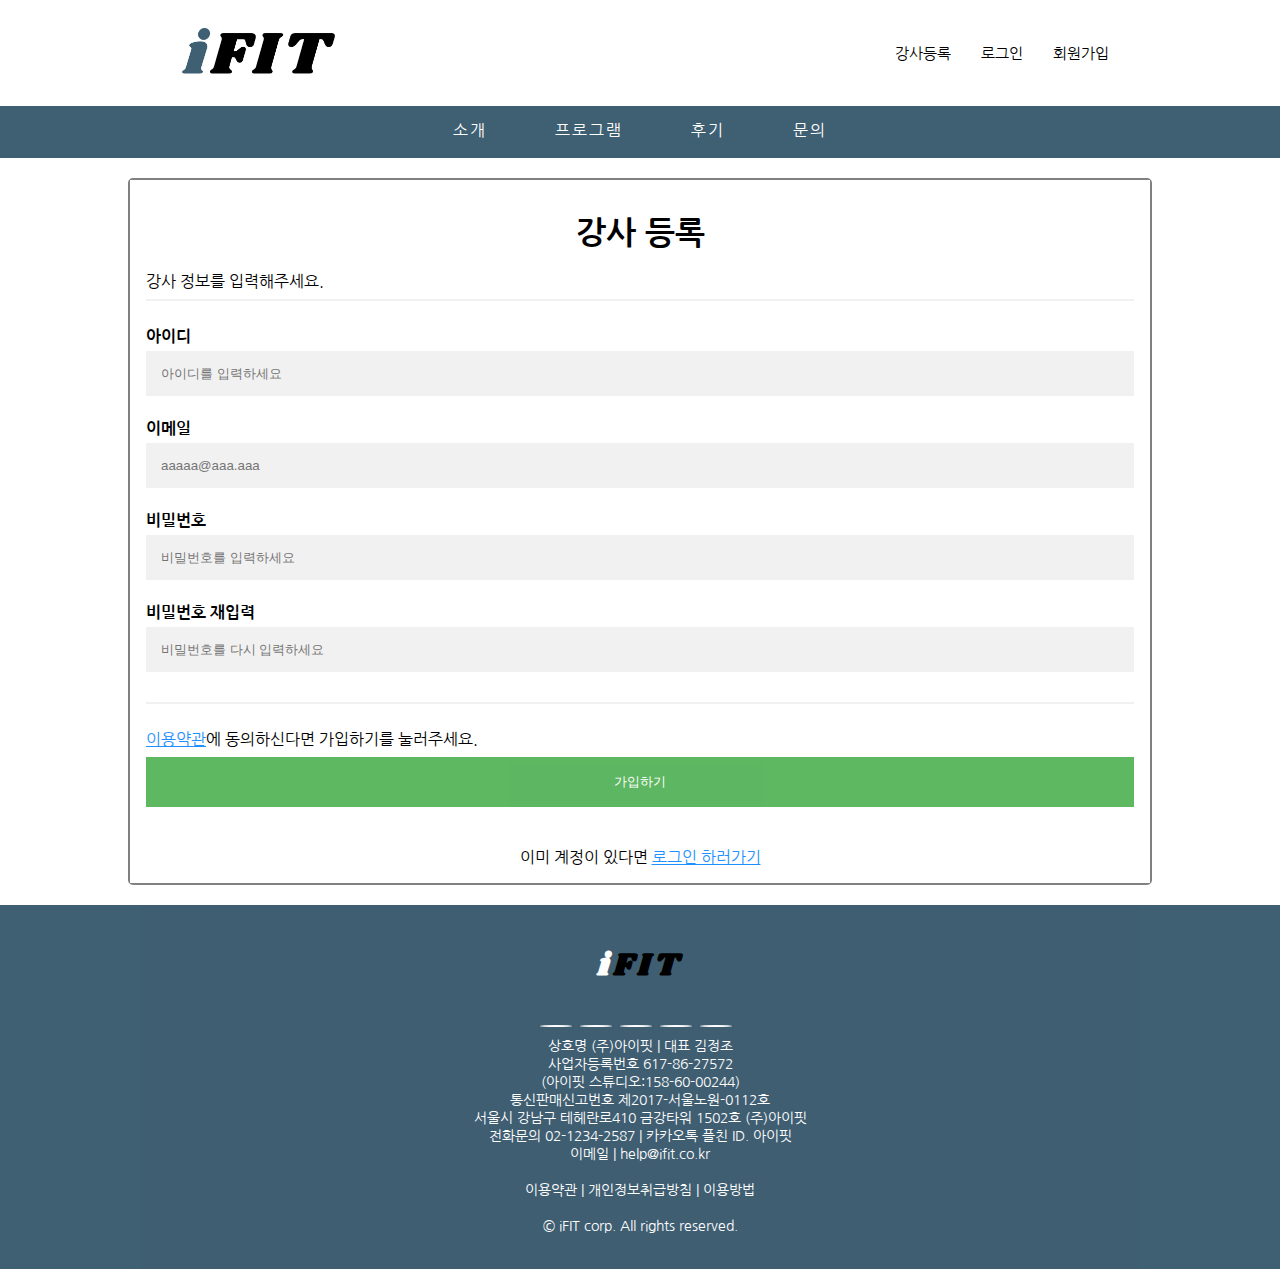
<file: html/trainersignup.html>
<!DOCTYPE html>
<html lang="en">
<head>
    <meta charset="UTF-8">
    <title>Document</title>
    
<meta name="viewport" content="width=device-width" , initial-scale="1">

    <link href="https://fonts.googleapis.com/css?family=Montserrat&display=swap" rel="stylesheet">
    <link rel="stylesheet" href="../css/style3.css">
    <link rel="stylesheet" href="https://use.fontawesome.com/releases/v5.7.0/css/all.css" integrity="sha384-lZN37f5QGtY3VHgisS14W3ExzMWZxybE1SJSEsQp9S+oqd12jhcu+A56Ebc1zFSJ" crossorigin="anonymous">
    <link href="https://fonts.googleapis.com/css?family=Shrikhand&display=swap" rel="stylesheet">
    <link href="https://fonts.googleapis.com/css?family=Nanum+Gothic|Open+Sans&display=swap" rel="stylesheet">
        <script
  src="https://code.jquery.com/jquery-2.2.4.min.js"
  integrity="sha256-BbhdlvQf/xTY9gja0Dq3HiwQF8LaCRTXxZKRutelT44="
  crossorigin="anonymous"></script>
    <script>
        $(function(){
           $(".headC").click(function(){
              $(".headB").slideToggle(); 
           }); 
        });
    </script>

    <style>
body {
  background-color: white;
}

* {
  box-sizing: border-box;
}
        .all{margin-left: auto;margin-right: auto;
            margin-bottom: 20px; margin-top: 20px;
            width: 80%;
  border-radius: 5px;
            border: 2px solid grey;
        }
/* Add padding to containers */
.container {
  padding: 16px;
  background-color: white;
}

/* Full-width input fields */
input[type=text], input[type=password] {
  width: 100%;
  padding: 15px;
  margin: 5px 0 22px 0;
  display: inline-block;
  border: none;
  background: #f1f1f1;
}

input[type=text]:focus, input[type=password]:focus {
  background-color: #ddd;
  outline: none;
}

/* Overwrite default styles of hr */
hr {
  border: 1px solid #f1f1f1;
  margin-bottom: 25px;
}

/* Set a style for the submit button */
.registerbtn {
  background-color: #4CAF50;
  color: white;
  padding: 16px 20px;
  margin: 8px 0;
  border: none;
  cursor: pointer;
  width: 100%;
  opacity: 0.9;
}

.registerbtn:hover {
  opacity: 1;
}

/* Add a blue text color to links */
a {
  color: dodgerblue;
}

/* Set a grey background color and center the text of the "sign in" section */
.signin {
  background-color: white;;
  text-align: center;
}
</style>
</head>
<body>
   
     <header>
        <div class="container">
            <div class="small">
                <a class="headA" href="../index3.html"><img style="height: 50px;" src="../images/logo2.png" alt="logo"></a>
                <button type="button" class="headC">
                    <span class="fa fa-bars" title="MENU"></span>
                </button>
            </div>
            <nav class="headB">
                <ul>
                    <li><a href="#">강사등록</a></li>
                    <li><a href="../html/login.html">로그인</a></li>
                    <li><a href="../html/signup.html">회원가입</a></li>
                </ul>
            </nav>
        </div>
        <div class="container2">
          <div class="menubar">
           <nav class="headD"> 
            <ul>
                <li><a class="menuLink" href="../html/intro.html">&nbsp;&nbsp;&nbsp;소개&nbsp;&nbsp;&nbsp;</a></li>
                <li class="dd">
                    <a class="menuLink" href="#javascript:void(0)" class="dd_btn">&nbsp;&nbsp;&nbsp;프로그램&nbsp;&nbsp;&nbsp;</a>
                    <div class="dd_content">
                        <a class="" href="../html/program_1.html">요가</a>
                        <a href="../html/program_2.html">필라테스</a>
                        <a href="../html/program_3.html">웨이트트레이닝</a>
                    </div>
                </li>
                <li><a class="menuLink" href="../html/review.html">&nbsp;&nbsp;&nbsp;후기&nbsp;&nbsp;&nbsp;</a></li>
                <li><a class="menuLink" href="../html/contact.html">&nbsp;&nbsp;&nbsp;문의&nbsp;&nbsp;&nbsp;</a></li>
                
            </ul>
        </nav>
            </div>
        </div>
    </header>
    <div class="all">
        <form action="/action_page.php">
  <div class="container">
    <h1 style="text-align: center;">강사 등록</h1>
    <p> 강사 정보를 입력해주세요.</p>
    <hr>

    <label for="email"><b>아이디</b></label>
    <input type="text" placeholder="아이디를 입력하세요" name="email" required>
    
    <label for="email"><b>이메일</b></label>
    <input type="text" placeholder="aaaaa@aaa.aaa" name="email" required>

    <label for="psw"><b>비밀번호</b></label>
    <input type="password" placeholder="비밀번호를 입력하세요" name="psw" required>

    <label for="psw-repeat"><b>비밀번호 재입력</b></label>
    <input type="password" placeholder="비밀번호를 다시 입력하세요" name="psw-repeat" required>
    <hr>
    <p><a href="#">이용약관</a>에 동의하신다면 가입하기를 눌러주세요.</p>

    <button type="submit" class="registerbtn">가입하기</button>
  </div>
  
  <div class="container signin">
    <p>이미 계정이 있다면 <a href="#">로그인 하러가기</a></p>
  </div>
</form>
    </div>
    
    
<!--   FOOTER     -->
    <footer>
        <div style="background-color:rgba(63, 94, 114, 1) " class="container">

            <div class="footA">
               <div class="foot_logo">
                <h1 style="letter-spacing: 4px;"><span style="color: white;">i</span>FIT</h1>
                </div>
                <div class="sns">
                <nav class="footB">
                    <ul>
                        <li><a href="#">
                                <span class="fab fa-twitter" title="Twitter"></span>
                            </a></li>

                        <li><a href="#">
                                <span class="fab fa-facebook" title="Facebook"></span>
                            </a></li>

                        <li><a href="#">
                                <span class="fab fa-google-plus" title="Google Plus"></span>
                            </a></li>

                        <li><a href="#">
                                <span class="fab fa-instagram" title="Instagram"></span>
                            </a></li>

                        <li><a href="#">
                                <span class="fab fa-youtube" title="YouTube"></span>
                            </a></li>
                    </ul>

                </nav>
                </div>
                <div class="detail">
                <p>
                    상호명 (주)아이핏 &#124; 대표 김정조<br>
                    사업자등록번호 617-86-27572<br>(아이핏 스튜디오:158-60-00244)<br>
                    통신판매신고번호 제2017-서울노원-0112호<br>
                    서울시 강남구 테헤란로410 금강타워 1502호 (주)아이핏<br>
                    전화문의 02-1234-2587 &#124; 카카오톡 플친 ID. 아이핏<br>
                    이메일 &#124; help&#64;ifit.co.kr<br>
                </p>
                <p>
                   <br>
                    <a href="#">이용약관</a> &#124; <a href="#">개인정보취급방침</a> &#124; <a href="#">이용방법</a><br><br>
                </p>
                </div>


            </div>



            <div style="text-align: center; font-size: 14px;  
        color: white;" class="footC">
                © iFIT corp. All rights reserved. <br><br>
            </div>

        </div>
    </footer>
</body>
</html>
</file>
<file: css/style3.css>
﻿@charset "UTF-8";


/*기본 설정: 폰트*/
/*
@media (max-width: 599px) {
	:root {
		font-size: 14px;
	}
}

@media (min-width: 600px) and (max-width: 799px) {
	:root {
		font-size: 16px;
	}
}

@media (min-width: 800px) {
	:root {
		font-size: 18px;
	}
}
*/

/*기본 설정: 페이지 전체*/
body {
	margin: 0;
    box-sizing: border-box;
	font-family: 'Nanum Gothic', 'Open Sans', sans-serif;
}

/*    header: ;*/
header {
	position: sticky;
	top: 0;
	left: 0;
	z-index: 100;
	width: 100%;
	background-color: rgba(255, 255, 255, 0.9);
}

/*nohero header*/
.nohero header {
	position: static;
	/*공중에 뜨지마라*/
	border-bottom: 1px solid #ddd;
}


/*    로고    */
.headA {
	display: inline-block;
	line-height: 40px;
	padding-left: 20px;
	padding-right: 20px;
	padding-top: 10px;
	text-decoration: none;
}

/*    로그인메뉴바    */
.headB ul {
	margin: 0;
	padding: 0;
	list-style-type: none;
}

.headB a {
	display: block;
	padding: 15px;
	color: inherit;
	font-size: 15px;
	text-decoration: none;
}

.headB a:hover {
	background-color: rgba(0, 0, 0, 0.2);
}

/*  nav 메인 메뉴  */
header .container2 {
	width: 100%;
	background-color: #3F5F73;
	margin: 0;
	padding: 0;
	text-align: center;
}

header .menubar {
	display: inline-block;
}

.headD ul {

	list-style-type: none;
	margin: 0;
	padding: 0;
	background-color: #3F5F73;
	overflow: hidden;

}

.headD li {
	float: left;
	letter-spacing: 2px;
	;
}

.headD li a {
	color: white;
	display: block;
	text-align: center;
	padding: 14px 16px;
	text-decoration: none;
}

.headD li a:hover,
.headD .dd:hover .dd_btn {
	background-color: white;
	color: black;
}

.headD .dd_content {
	position: absolute;
	background-color: #f9f9f9;
	min-width: 160px;
	box-shadow: 0 8px 16px rgba(0, 0, 0, 0.2);
	z-index: 1;
	display: none;
}

.headD .dd_content a {
	color: black;
	text-align: left;
}

.headD .dd_content a:hover {
	background-color: #f1f1f1;
}

.headD .dd:hover .dd_content {
	display: block;
}

/*    HERO IMG    */
.conA_hero {
	display: flex;
	align-items: center;
	justify-content: center;
	height: 90vh;
	color: #fff;
	min-height: 400px;
	text-align: center;
	background-image: url("../images/hero.jpg");

	background-position: center;
	background-size: cover;
}

/*.conA_hero img{width: 90%;}*/
.conA_hero h1 {
	margin-top: 0;
	margin-bottom: 0px;
	padding-top: 0;
	font-family: 'Shrikhand', sans-serif;
	font-size: 17vw;
	letter-spacing: 0.2em;
	margin-left: 0.2em;
    text-shadow: 1px 1px 4px rgba(0,0,0,0.5);
}

.conA_hero p {
	font-size: 25px;
	color: white;
	letter-spacing: 0.1em;
    text-shadow: 1px 1px 4px rgba(0,0,0,0.5);
}

.conA_hero a {
	display: inline-block;
	margin-top: 30px;
	padding: 10px 30px;
	border: 2px solid currentColor;
	border-radius: 6px;
	background-color: #3F5F73;
	color: #fff;
	font-size: 14px;
	text-decoration: none;
}

.conA_hero a:hover {
	background-image: linear-gradient(rgba(255, 255, 255, 0.2),
			rgba(255, 255, 255, 0.2));
}

/*    프로그램    */
.conB_pro .container {
	padding-top: 80px;
	padding-bottom: 20px;
}

.conB_pro .text {
	padding-left: 20px;
	padding-right: 20px;
	padding-bottom: 60px;
	text-align: center;
}

.conB_pro h2 {
	margin-top: 0;
	margin-bottom: 10px;
	font-size: 20px;
}

.conB_pro p {
	margin-top: 0;
	margin-bottom: 20px;
	font-size: 14px;
	line-height: 1.8;
	opacity: 0.8;
}

.conB_pro a {
	color: #5D9AB2;
	text-decoration: none;
}

.conB_pro a:hover {
	text-decoration: underline;
}

.conB_pro .icon {
	display: inline-block;
	margin-bottom: 20px;
	font-size: 120px;
	width: 2em;
	line-height: 2em;
	border-radius: 50%;
	text-align: center;
	background-color: rgba(63, 94, 114, 1);
	color: #fff;
	opacity: 0.8;
}


/*    BEST 강사    */

.conC_best {
	padding-top: 20px;
	padding-bottom: 30px;
	background-color: rgba(63, 94, 114, 0.2);
	color: #000;
}

.conC_best h1 {
	padding: 20px;
	text-align: center;
	font-family: 'Nanum Gothic', 'Open Sans', sans-serif;
}

.conC_best .container {
	padding-top: 20px;
	padding-bottom: 20px;

}

.conC_best .container .gallery {
	margin: 5px;
	border: 1px solid #ccc;
	/*  float: left;*/
	width: 30%;

}

.conC_best a{
    
    text-decoration: none;
}

.conC_best .container .gallery:hover {
	border: 1px solid #777;
}

.conC_best .container .gallery img {
	width: 100%;
	height: auto;
}

.conC_best .container .desc {
	padding: 15px;
	text-align: center;
	background-color: white;
}


.conC_best a:hover {
	background-image: linear-gradient(rgba(255, 255, 255, 0.2),
			rgba(255, 255, 255, 0.2));
}

/*    실시간 후기    */

.conD_re {
	color: #000;
	padding-top: 30px;
	padding-bottom: 50px;
}

.conD_re .container {
	padding-top: 20px;
}

.conD_re h2 {
	text-align: center;
	color: black;
	margin-bottom: 30px;
	font-family: 'Nanum Gothic', sans-serif;
}

.conD_re .container {
	margin-left: auto;
	margin-right: auto;
	display: flex;
	flex-wrap: wrap;

}

.conD_re .row {
	display: flex;
	flex: 1;
}

.conD_re .person {
	margin-left: auto;
	margin-right: auto;
	border: 1px solid black;
	width: 45%;
	margin: 5px;
	padding: 5px;
}

.conD_re .person a {
	text-decoration: none;
    
    color: black;
}

.conD_re .person .pro {
	display: flex;
}

.conD_re .person .pro .pro_left {
	flex: 1;
}

.conD_re .person .pro .pro_right {
	flex: 5;
	padding: 50px;
}

.conD_re .person .pro .pro_left {
	margin-right: 10px;
}

.conD_re .person .pro .pro_left .media-object {
	border-radius: 50%;
}

.conD_re .person .pro .pro_right {
	height: 30px;
	padding: 10px;
}

.conD_re .person .pro .pro_right .star {
	color: #BF9075; 
}

.conD_re .person .pro .pro_right h4 {
	color: black;
}

.conD_re .person .pro .pro_right h4,
p {
	margin: 0;
	text-decoration: none;
    color: black;
}

.conD_re .person .write p {
	color: black;
	padding: 5px;
}


/*    수강료    */

.conE_fee {
	padding-top: 30px;
	padding-bottom: 30px;
	/*			margin-top: 100px;*/
	text-align: center;
	background-color: rgba(63, 94, 114, 0.2);
}

.conE_fee h2 {
	text-align: center;
	color: black;
	margin-bottom: 30px;
	font-family: 'Nanum Gothic', sans-serif;
}

.conE_fee .container {
	display: flex;
	justify-content: center;
	flex-wrap: wrap;

}

.conE_fee .container .num {
	margin: 15px;

}

.conE_fee .container caption {
	font-family: 'Nanum Gothic', sans-serif;
	color: black;
	text-align: center;
}

.conE_fee .container span {
	font-family: 'Nanum Gothic', sans-serif;
	color: #3F5F73;
}

.conE_fee .container th,
td {
	padding: 10px;

}

.conE_fee .container td {
	font-family: 'Nanum Gothic', sans-serif;
	color: black;
}



/*    이용 방법    */
.conF_way {
	padding-top: 30px;
	padding-bottom: 50px;
	text-align: center;
}

.conF_way h2 {
	text-align: center;
	color: black;
	margin-bottom: 30px;
	font-family: 'Nanum Gothic', sans-serif;
}

.conF_way .text {
	margin: 10px;
}

.conF_way .container {
	display: flex;
	flex-wrap: wrap;
	justify-content: center;
}

.conF_way .container img {

	width: 200px;
}

.conF_way h3,
p {
	color: black;
}

.conF_way span {
	color: #3F5F73;
}

/*    footer    */
footer {
	background-color: #3F5F73;

}

footer .detail p {
	text-align: center;
	font-size: 14px;
	color: white;
}

footer .detail a {
	text-decoration: none;
	color: white;
}

.footA {
	margin-left: auto;
	margin-right: auto;
	text-align: center;
}

.footA .sns {
	display: inline-block;
}

.foot_logo h1 {
	color: black;
	font-family: 'Shrikhand', cursive;
	text-align: center;
}

.footB {
	margin-top: 10px;
	margin-bottom: 10px;
}

.footB ul {
	display: flex;
	justify-content: center;
	margin: 0;
	padding: 0;
	list-style-type: none;
}

.footB a {
	margin-right: 8px;
	display: block;
	padding: 0;
	color: white;
	font-size: 16px;
	text-decoration: none;
	border: 1px solid currentColor;
	width: 2em;
	line-height: 2em;
	text-align: center;
	border-radius: 50%;
}



/*breadcrum*/
.bread ol {
	display: flex;
	margin: 0;
	padding: 0;
	list-style: none;
}

.bread a {
	display: block;
	padding: 5px;
	color: inherit;
	font-size: 0.875rem;
	text-decoration: none;
}

.bread a::after {
	margin-left: 10px;
	content: '\f054';
	font-family: 'FontAwesome';
	opacity: 0.3;
}

.bread a:hover {
	background-color: rgba(0, 0, 0, 0.1);
}




/*큰 화면 min-width: 768px: web*/
@media (min-width: 768px) {

	header .container {
		display: flex;
		align-items: center;
		justify-content: space-between;
		max-width: 1000px;
		margin-left: auto;
		margin-right: auto;
	}

	.headB ul {
		display: flex
	}

	.conA_hero h1 {
		font-size: 115px;
	}

	.conA_hero p {
		font-size: 24px
	}

	.headC {
		display: none
	}

	.headB {
		display: block !important
	}

	.conB_pro .container {
		display: flex;
		max-width: 1000px;
		margin-left: auto;
		margin-right: auto;
	}

	.conB_pro .text {
		flex: 1;
	}



	.conC_best .container {
		display: flex;
		max-width: 1000px;
		margin-left: auto;
		margin-right: auto;
		justify-content: center;
	}

	.conC_best .gallery {
		flex: 1;
	}

	.conD_re .row {
		flex: 1;
	}

	.conD_re .container {
		display: flex;
		max-width: 1000px;
		margin-left: auto;
		margin-right: auto;
	}

	.conD_re .photo {
		flex: 3;
	}

	.conD_re .text {
		flex: 2;
		padding: 50px;
	}


	footer .container {
		display: flex;
		flex-wrap: wrap;
		max-width: 1000px;
		margin-left: auto;
		margin-right: auto;
	}

	.footA {
		flex: 0 0 40%
	}

	.footB {
		flex: 0 0 60%
	}

	.footC {
		flex: 0 0 100%
	}

	.footB {
		display: flex;
	}

	.footB div {
		flex: 1;
	}

	.footB div:not(:first-child) {
		margin-left: 40px;
	}

	.contact-wrap {
		display: flex;
	}

	.contact {
		flex: 1;
	}

	.contact:first-child {
		margin-right: 20px;
	}

}

/*작은 화면: max-width: 767px*/
@media (max-width: 767px) {
	header .small {
		display: flex;
		align-items: center;
		justify-content: space-between
	}

	.headC {
		margin-right: 10px;
		padding: 0;
		border: none;
		outline: none;
		background: none;
		font-size: 28px;
		opacity: 0.5;
		cursor: pointer;
	}

	.headC:hover {
		opacity: 0.3;
	}

	.headB {
		display: none;
	}

	.conC_best .container {
		display: flex;
	}

	.conC_best .gallery {
		flex: 1;
		margin-left: auto;
		margin-right: auto;
	}

	.footA {
		padding-top: 20px;
	}
}

/*guide (첫화면)*/
.guide html {
	font-family: 'Nanum Gothic', sans-serif;
	background-color: rgba(216, 216, 214, 1);
}

.guide .top {
	text-align: center;
	line-height: 500px;
	height: 400px;
}

.guide .one {
	margin-top: 50px;
}

.guide .two {
	margin-top: 50px;
}

.guide .three {
	margin-top: 50px;
}

.guide .four {
	margin-top: 50px;
}

.guide .five {
	margin-top: 50px;
	margin-bottom: 150px;
}

.guide .one .pic {
	height: 300px;
	background-image: url(../images/office.jpg);
	background-size: cover;
	background-position: center;
}

.guide .two .pic {
	height: 300px;
	background-image: url(../images/pregnant.jpg);
	background-size: cover;
	background-position: center;
}

.guide .three .pic {
	height: 300px;
	background-image: url(../images/mom.jpg);
	background-size: cover;
	background-position: center;
}

.guide .four .pic {
	height: 300px;
	background-image: url(../images/hands.jpg);
	background-size: cover;
	background-position: center;
}

.guide .five .pic {
	height: 300px;
	background-image: url(../images/yoga.jpg);
	background-size: cover;
	background-position: center;
}

.guide .bottom {
	display: flex;
	justify-content: center;
	align-items: center;
	margin-bottom: 150px;
	text-align: center;
}

.guide .start {
	position: fixed;
	bottom: 3%;
	right: 1%;
	width: 250px;
	height: 80px;
	background-color: rgba(63, 94, 114, 0.9);
	/*			border-radius: 45%;*/
	text-align: center;
}

.guide .start a {
	font-size: 25px;
	line-height: 80px;
	text-decoration: none;
	color: white;
}

.guide .start:hover {
	background-image: linear-gradient(rgba(255, 255, 255, 0.2),
			rgba(255, 255, 255, 0.2));
}

.guide .main {
	height: 900px;
}

.guide .main .con {
	text-align: center;
}

.guide .main .con span {
	position: relative;
	animation-name: ani;
	animation-duration: 1.5s;
	animation-iteration-count: infinite;
	animation-direction: alternate;
	font-size: 50px;
	color: rgba(63, 94, 114, 1);

}

@keyframes ani {
	0% {
		top: 0px;
	}

	100% {
		top: 50px;
	}
}

.guide .conC {
	display: flex;
	justify-content: center;
	background-image: url(../images/woman-black.jpg);
	margin-bottom: 200px;
}

.guide .conC .con {
	margin-bottom: auto;
	margin-top: auto;
	font-size: 30px;
	color: white;
}

.guide .conC .con span {
	font-family: 'Shrikhand', cursive;
	color: black;
}

/*작은 화면*/
@media (max-width: 767px) {
	.guide .main {
		max-width: 700px;
		height: 800px;
		overflow: hidden;
		position: relative;
	}

	.guide .main img {
		position: absolute;
		right: -80%;
	}

	.guide .main .con {
		position: absolute;
		top: 50%;
		left: 20%;
		color: white;
		line-height: 0.1;
	}

	.guide .main h2 {
		font-size: 20vw;
	}

	.guide .main h3 {
		font-size: 6vw;
	}

	.guide .text {
		text-align: center;
	}

	.guide .bottom {
		font-size: 10px;
	}

	.guide .conC {
		max-width: 700px;
		height: 800px;
		overflow: hidden;
		position: relative;
		background-position: -200px;

	}

	.guide .conC .con {
		font-size: 20px;
	}

}

/*큰 화면*/
@media (min-width: 768px) {
	.guide .main {
		max-width: 100%;
		overflow: hidden;
		position: relative;
	}

	.guide .main .con {
		position: absolute;
		top: 50%;
		left: 20%;
		color: white;
		line-height: 0.2;
	}

	.guide .main h2 {
		font-size: 8vw;
	}

	.guide .main h3 {
		font-size: 3vw;
	}

	.guide .one {
		width: 100%;
		display: flex;
		max-width: 1200px;
		margin-left: auto;
		margin-right: auto;
		flex-wrap: wrap;
	}

	.guide .one .pic {
		width: 700px;
		margin: auto;
	}

	.guide .one .text {
		margin-top: auto;
		margin-bottom: auto;
		margin: auto;
	}

	.guide .two {
		display: flex;
		max-width: 1200px;
		margin-left: auto;
		margin-right: auto;
		flex-wrap: wrap;
	}

	.guide .two .pic {
		width: 700px;
		margin: auto;
	}

	.guide .two .text {
		margin-top: auto;
		margin-bottom: auto;
		margin: auto;
	}

	.guide .three {
		display: flex;
		max-width: 1200px;
		margin-left: auto;
		margin-right: auto;
		flex-wrap: wrap;
	}

	.guide .three .pic {
		width: 700px;
		margin: auto;
	}

	.guide .three .text {
		margin-top: auto;
		margin-bottom: auto;
		margin: auto;

	}

	.guide .four {
		display: flex;
		max-width: 1200px;
		margin-left: auto;
		margin-right: auto;
		flex-wrap: wrap;
	}

	.guide .four .pic {
		width: 700px;
		margin: auto;
	}

	.guide .four .text {
		margin-top: auto;
		margin-bottom: auto;
		margin: auto;
	}

	.guide .five {
		display: flex;
		max-width: 1200px;
		margin-left: auto;
		margin-right: auto;
		flex-wrap: wrap;
	}

	.guide .five .pic {
		width: 700px;
		margin: auto;
	}

	.guide .five .text {
		text-align: center;
		margin-top: auto;
		margin-bottom: auto;
		margin: auto;
	}

	.guide .conC {
		background-size: cover;
		background-repeat: space;
		height: 1000px;
		max-width: 100%;
		overflow: hidden;
		position: relative;
	}

}

/*소개 페이지*/
.intro .html {
	font-family: 'Nanum Gothic', sans-serif;

}

.intro h1 {
	color: #2A2740;
}

.intro .logo {
	margin-top: 50px;
	text-align: center;
}

.intro .location {
	margin-top: 100px;
	text-align: center;
}

.intro .location iframe {
	width: 100%;
	height: 400px;
	vertical-align: bottom;
}

.intro .conA {
	margin-top: 150px;
	text-align: center;
}

.intro .conB {
	margin-top: 100px;
	text-align: center;
	padding: 10px;
	background-color: rgba(191, 144, 116, 0.1);
}

.intro .way {
	display: flex;
	flex-wrap: wrap;
	justify-content: center;
}

.intro .way img {

	width: 200px;
}

.intro .conB .pay {
	display: flex;
	justify-content: center;
	flex-wrap: wrap;
}

.intro .num {
	margin: 15px;
}

.intro span {
	color: #3F5F73;
}

.intro .location {
	margin-bottom: 150px;
}

/*작은 화면*/
@media (max-width: 767px) {
    .headD li {
	float: left;
	letter-spacing: 1px;
	
}
}

/*큰 화면*/
@media (min-width: 768px) {
	.intro .location iframe {
		width: 80%;
		height: 400px;
		vertical-align: bottom;
	}
}

/*후기 페이지*/
.review html {
	font-family: 'Nanum Gothic', sans-serif;
}

.review .container .conA {
	display: flex;
	margin-bottom: 100px;
}

.review .container img {
	width: 50px;
	height: 50px;
}

.review .container .text {
	margin-left: 15px;
	line-height: 1.8;
}

.review .container .conB {
	display: flex;
	margin-bottom: 100px;
}

.review .container .conC {
	display: flex;
	margin-bottom: 100px;
}

.review .container .conD {
	display: flex;
	margin-bottom: 100px;
}

.review .text p {
	padding: 15px;
	background-color: rgba(191, 144, 116, 0.1);
}

/*작은 화면*/
@media (max-width: 767px) {
	.review .container .conA {
		display: block;
	}

	.review .container .conB {
		display: block;
	}

	.review .container .conC {
		display: block;
	}

	.review .container .conD {
		display: block;
	}

	.review .container .pro {
		text-align: center;
	}
}

/*큰 화면*/
@media (min-width: 768px) {
	.review .container {
		width: 70%;
		margin: auto;
	}
}

/* program body*/
        .program{
            margin: 0;
            padding: 0;
            text-align: center;
            font-family: 'Open Sans', sans-serif;
/*            background-image: url(../../images/yoga/marble-2398946_1920.jpg);*/
            background-size: cover;
            background-repeat: no-repeat;
/*            background-position: center;*/
/*            background-size: cover;*/
        }
        
        /*banner: YOGA PROGRMA 문구*/
        .program .banner{
            padding: 0px;
            position: relative;
            display: flex;
            justify-content: center;
            align-items: center;
        }
        .program .banner::after{
            position: absolute;
            content: "";
            width: 100%;
            height: 100%;
            top: 0;
            bottom: 0;
            right: 0;
            left: 0;
            background-color: rgba(0,0,0,0.5);
        }
        .program .banner h3{
            position: relative;
            z-index: 9;
            color: #fff;
            text-transform: uppercase;
            font-size: 35px;
            letter-spacing: 5px;
        }
        
        /*image-text: EXPERIENCE YOGA POSTURE*/
        .program .text h3{
            font-size: 20px;
            text-transform: uppercase;
            display: inline-block;
            border-bottom: 4px solid;
            padding-bottom: 10px;
        }
        
        /*image-image*/
        .program .gallery-outer{
            padding: 100px 0;
        }
        .program .container{
            max-width: 1200px;
            padding: 0 15px;
            margin: 0 auto;
/*            clear: both;*/
        }
        .program .gallery{
            display: flex;
            flex-wrap: wrap;
            margin-left: -5px;
            margin-right: -5px;
        }
        .program .gallery img{
            width: 100%;
            height: 100%;
            padding: 3px;
            box-sizing: border-box;
        }
        .program .gallery-item{
            flex-basis: 33%;
            padding: 0px;
            overflow: hidden;
            box-sizing: border-box;
        }
        .program .gallery-item:hover img{
            opacity: 0.8;
        }
        
        /*trainer*/
        .program .inner-width{
            max-width: 1200px;
            margin: auto;
            padding: 40px;
/*            padding-bottom: 70px;*/
        }
        .program .team-section h1{
            font-size: 20px;
            text-transform: uppercase;
            display: inline-block;
            border-bottom: 4px solid;
            padding-bottom: 10px;
        }
        .program .pe{
            float: left;
            width: 33.3%;
            overflow: hidden;
            padding: 40px 0;
        }
        
/*
        .program .pe:hover{
            background: #ddd;
        }
*/
        .program .pe img{
            width: 300px;
            height: 300px;
        }
        /*font-awesome*/
        .program .p-sm a{
            margin: 0 4px;
            display: inline-block;
            width: 30px;
            height: 30px;
        }
        .program .p-sm a i{
            color: #333;
            line-height: 30px;
        }
        .program .p-intro {
            font-family: 'Nanum Gothic', sans-serif;
            font-size: 15px;
            padding: 10px;
        }
        .program h4{
            font-family: 'Open Sans', sans-serif;
            padding: 5px;
        }
/*
        .program .p-name{
            font-size: 30px;
            color: #3F5F73;
        }
*/
        
        /*작은 화면*/
        @media (max-width: 767px) {
            .program .gallery-item{
                flex-basis: 100%;
            }
            .program .pe{
                width: 100%;
            }
            body{min-width: 446px;}
        }
        

 /* contact body*/
        .contact{
            margin: 0;
            padding: 0;
            font-family: 'Nanum Gothic', sans-serif;
            box-sizing: border-box;
        }
        
        /*service-section*/
        .contact .service-section{
            padding: 60px 0;
        }
        
        .contact .inner-width{
            width: 100%;
            max-width: 1200px;
            margin: auto;
            padding: 0 20px;
            overflow: hidden;
        }
        .contact .section-title{
            text-align: center;
            text-transform: uppercase;
            font-size: 35px;
            letter-spacing: 5px;
        }
        .contact .border{
            width: 200px;
            height: 2px;
            background: black;
            margin: 20px auto;
        }
        .contact .service-container{
            display: flex;
            flex-wrap: wrap;
            justify-content: center;
        }
        
        /*service-icon*/
        .contact .service-box{
            width: 33%;
            padding-top: 70px;
            padding-bottom: 70px;
            text-align: center;
        }
        .contact .service-icon{
            display: inline-block;
            width: 200px;
            height: 200px;
            border: 3px solid #3F5F73;
            color: #3F5F73;
            transform: rotate(45deg);
            margin-bottom: 70px;
            margin-top: 16px;
        }
        .contact .service-icon i{
            line-height: 200px;
            transform: rotate(-45deg);
            font-size: 56px;
        }
        .contact .service-box:hover .service-icon{
            background: #3F5F73;
            color: #fff;
        }
        .contact .service-title{
            font-size: 18px;
            margin-bottom: 10px;
        }
        
        
        /*con class icon*/
        .contact .con span{
            display: inline-block;
            margin: auto;
            font-size: 20px;
            width: 4em;
            line-height: 1.5em;
            border-radius: 10px;
            text-align: center;
            background-color: #3F5F73;
            color: #fff;
            margin-right: 50px;
        }
        .contact .con span:hover{
            background-image: linear-gradient(
		rgba(255,255,255,0.2),
		rgba(255,255,255,0.2)
	);
        }
        
        
        /*question*/
        .contact .r{
            display: flex;
            flex-wrap: wrap;
            max-width: 1200px;
            justify-content: center;
            width: 100%;
            margin: auto;
        }
        .contact .a{
/*            display: block;*/
            flex: 50%;
            margin-top: 20px;
            margin-left: 30px;
        }
        .contact .b{
            flex: 40%;
            margin-top: 20px;
            margin-left: 30px;
        }
        .contact .checkbox-styled{
            margin-top: 15px;
        }
        .contact .text-table h3{
            padding: 15px;
        }
        .contact .text-table p{
            padding-top: 15px;
            padding-bottom: 15px
        }

        /*text-form*/
        .contact .b #btn{
            background-color: #3F5F73;
            border-color: #2a2a2a;
            color: #fff;
            border-width: 0px;
            width: 100%;
            font-size: 12px;
            padding: 10px 15px;
            border-radius: 5px;
        }
        .contact .b #btn:hover{
            background-image: linear-gradient(
		rgba(255,255,255,0.2),
		rgba(255,255,255,0.2)
	);
        }
        
        @media (max-width: 767px){
            .contact .service-box{
                flex-basis: 100%;
            }
        }
</file>
